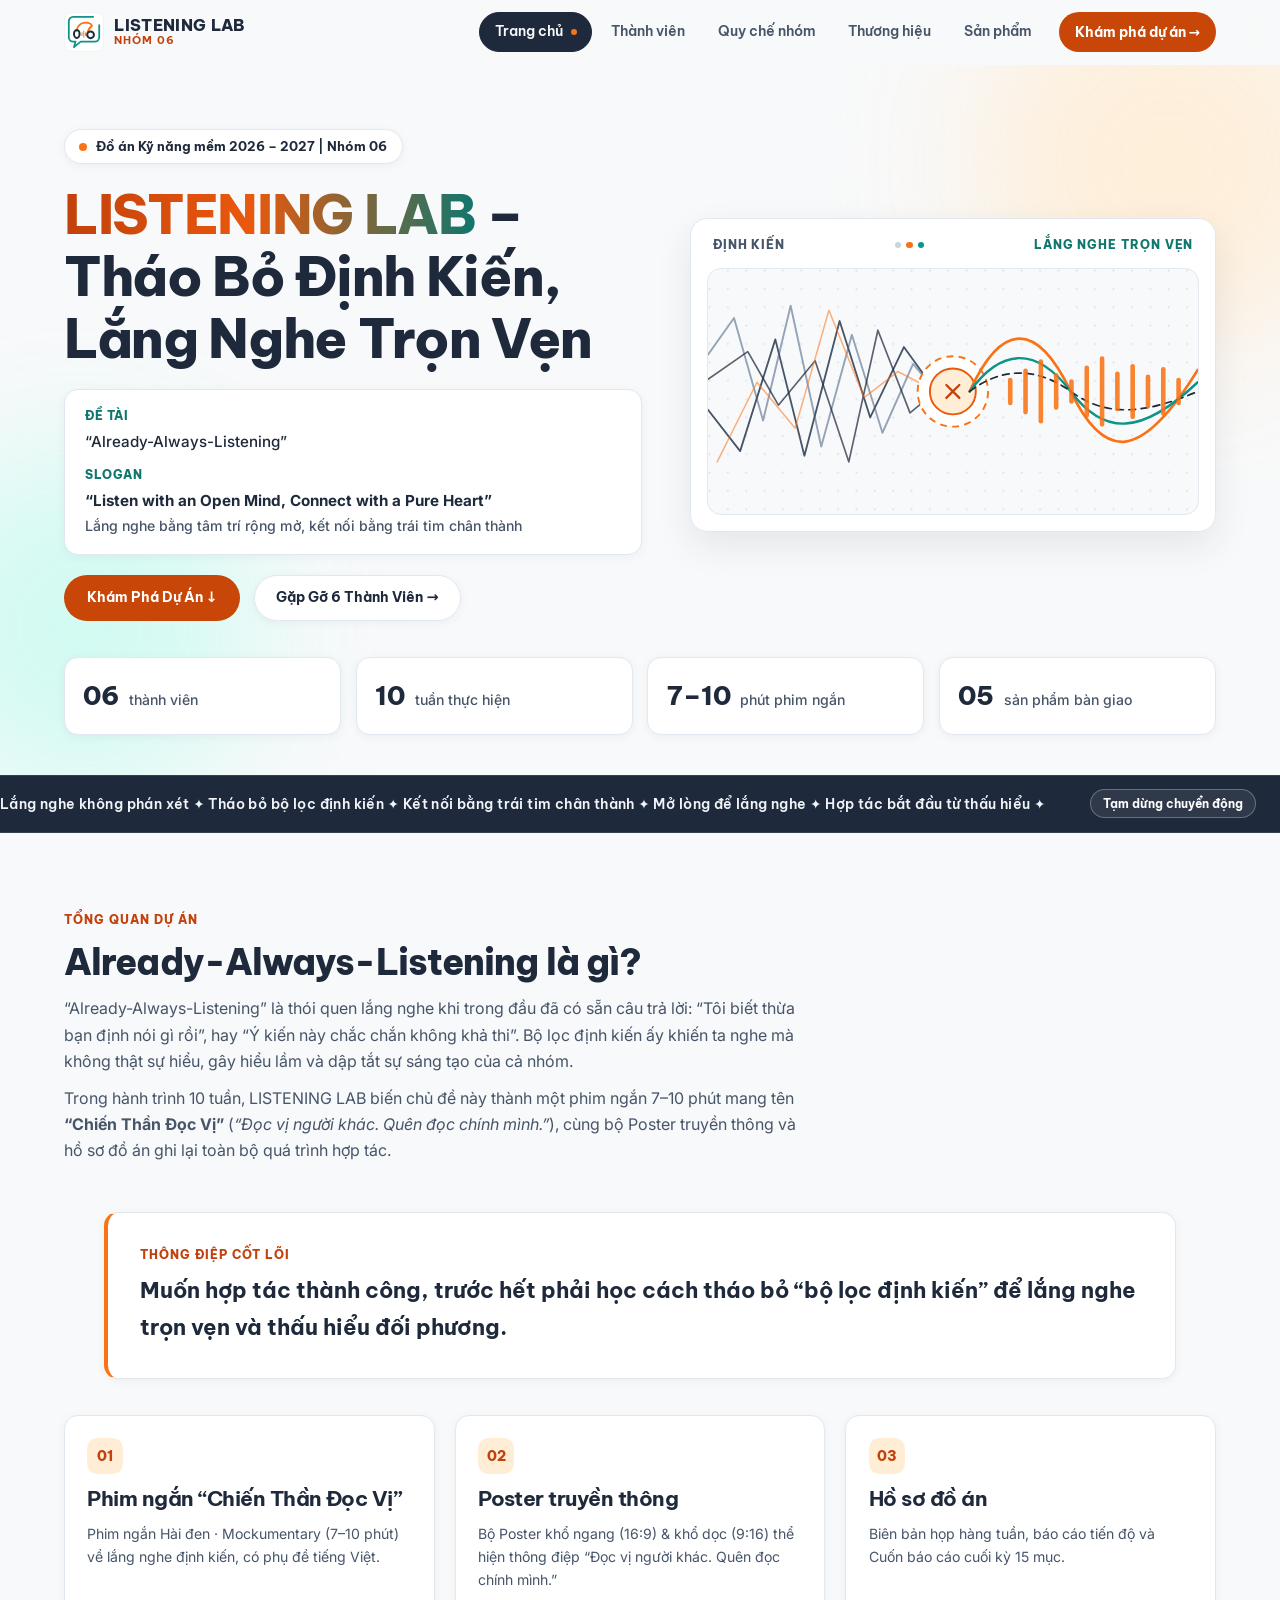
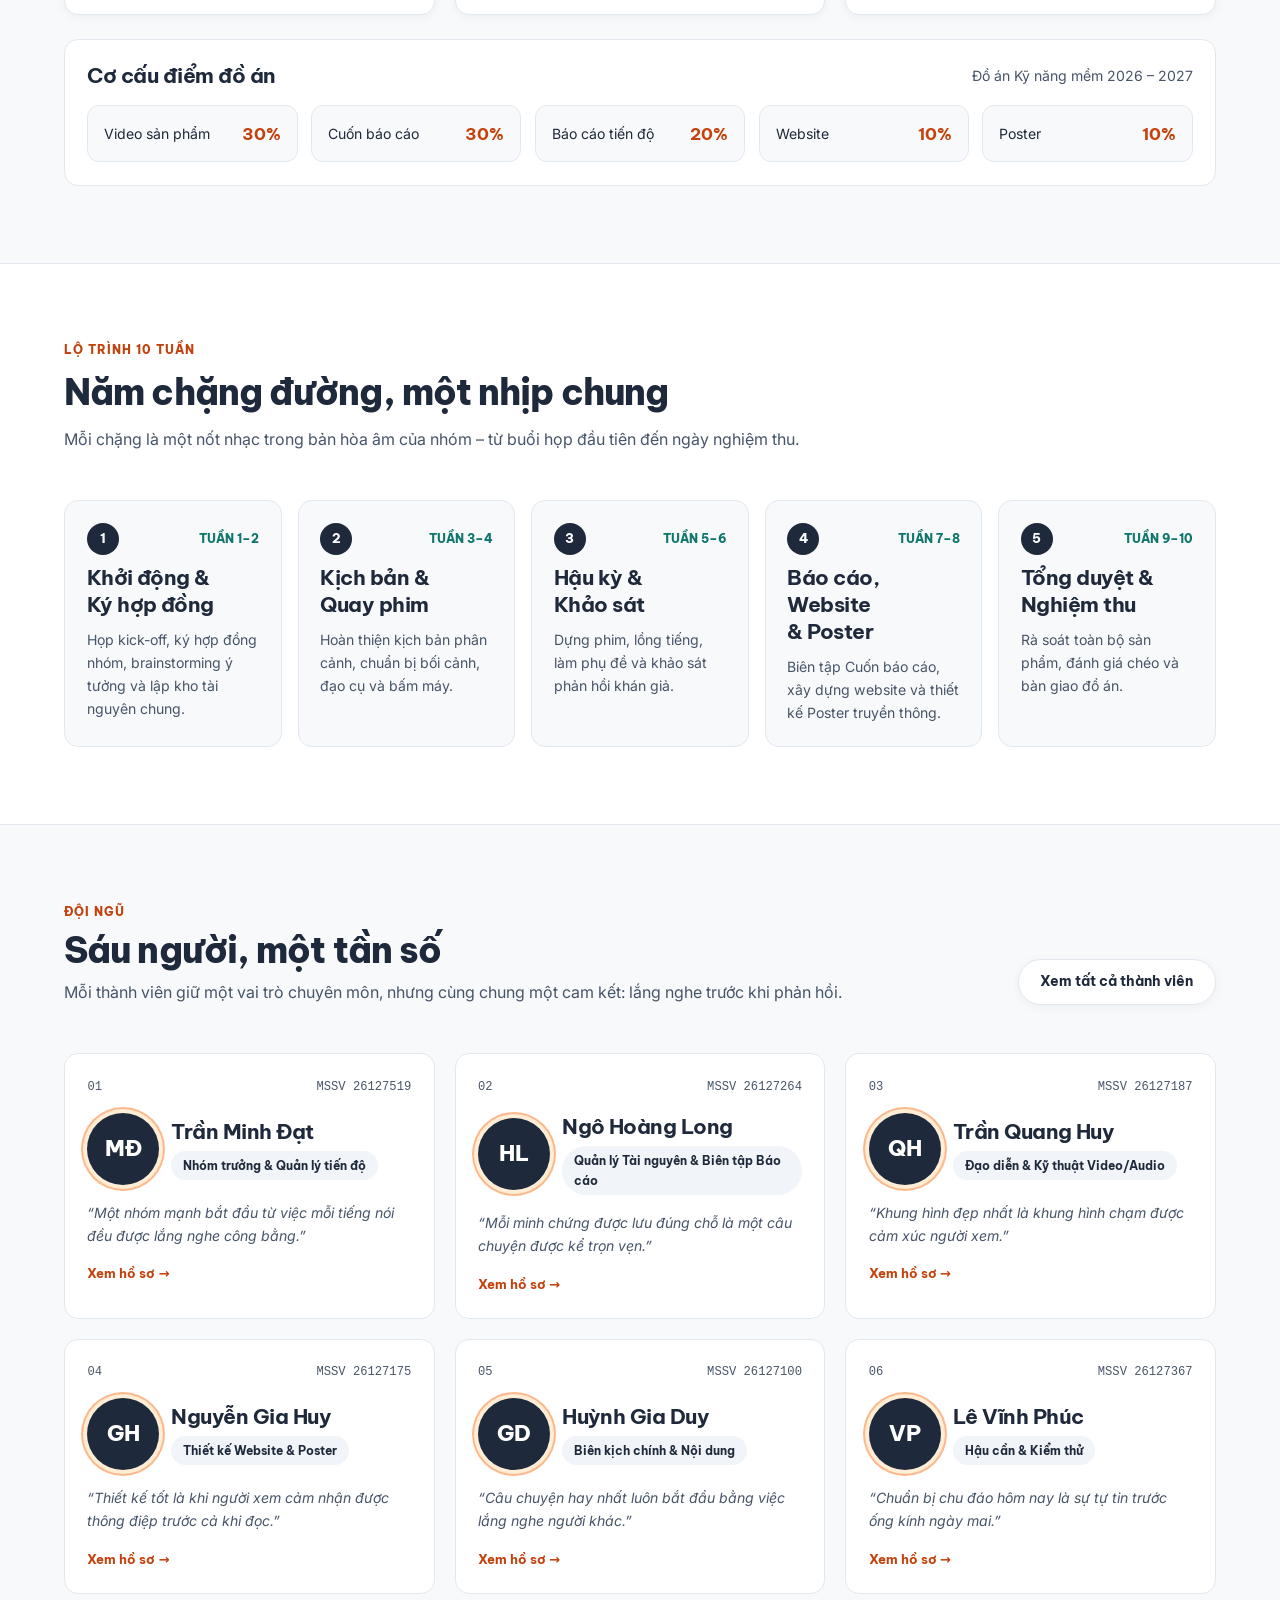
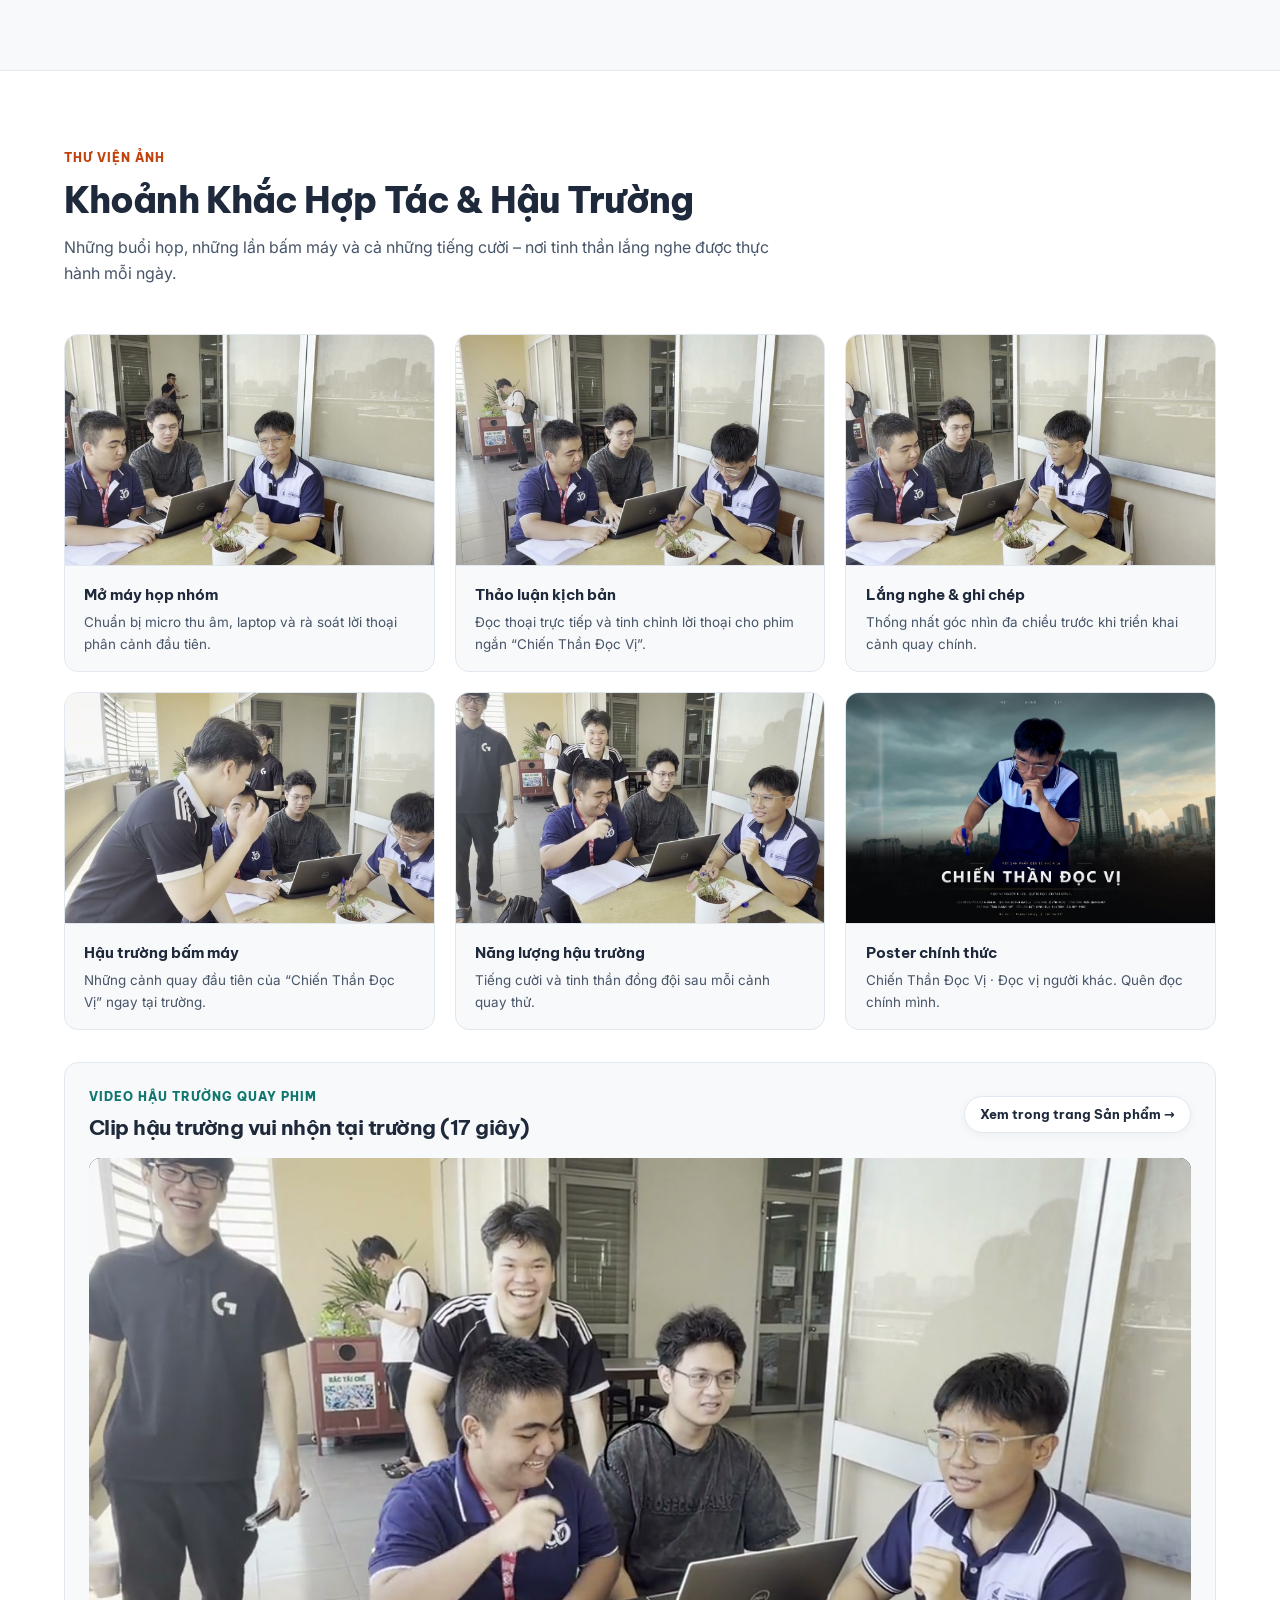
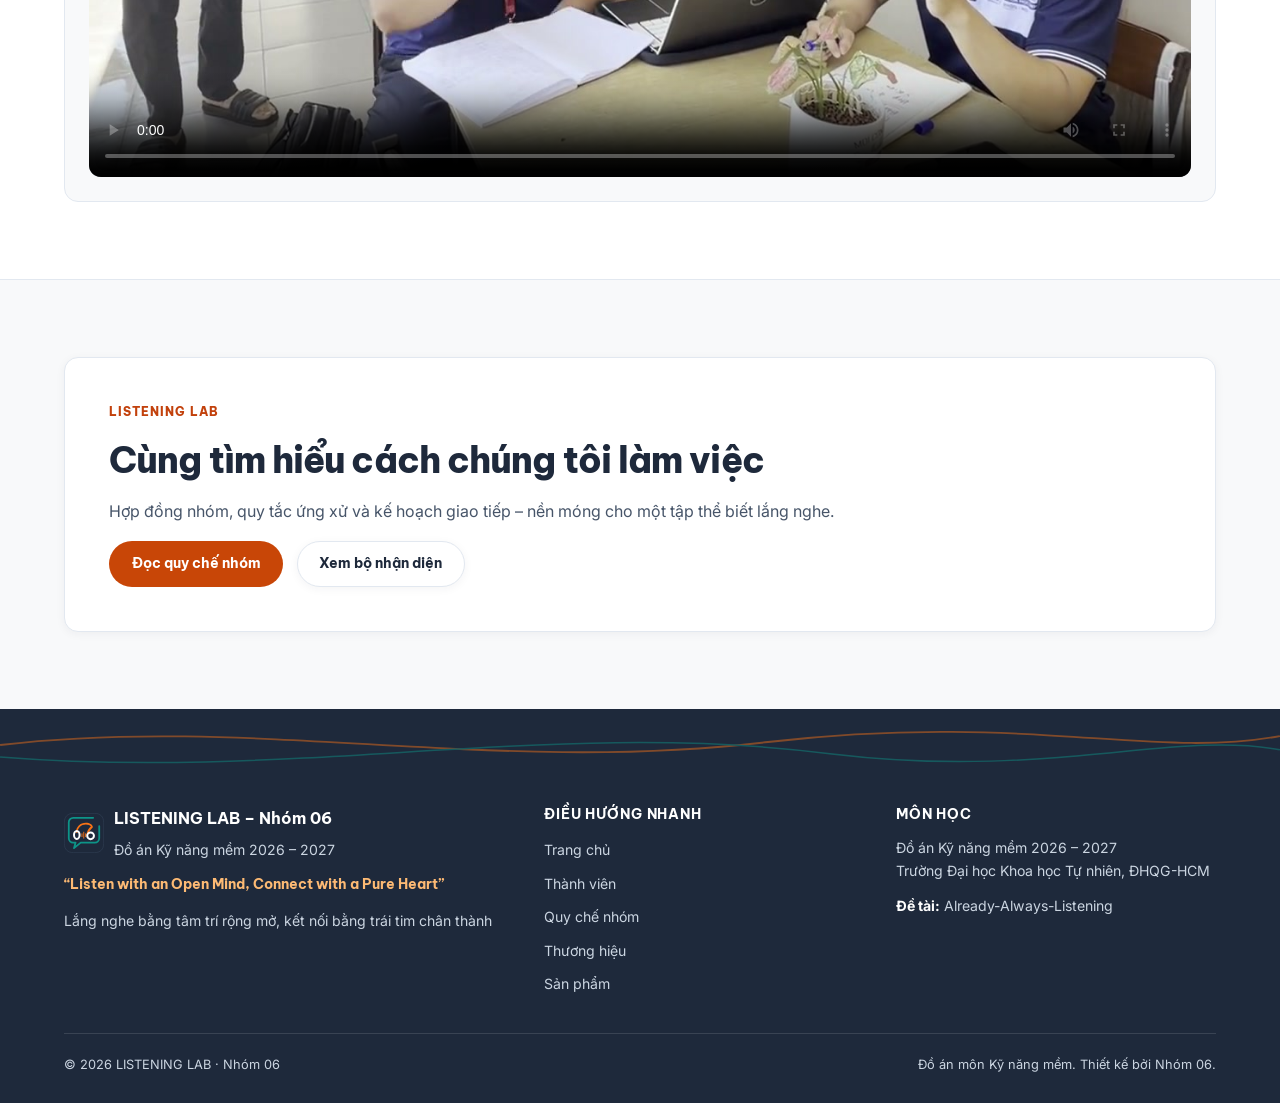
<file: index.html>
<!DOCTYPE html>
<html lang="vi">
<head>
  <meta charset="utf-8">
  <meta name="viewport" content="width=device-width, initial-scale=1.0">
  <title>LISTENING LAB – Nhóm 06</title>
  <meta name="description" content="LISTENING LAB (Nhóm 06) – Đồ án Kỹ năng mềm 2026–2027 tại Trường ĐH Khoa học Tự nhiên, ĐHQG-HCM với đề tài Already-Always-Listening.">
  <link rel="icon" type="image/svg+xml" href="assets/favicon.svg">
  <link rel="alternate icon" type="image/png" href="assets/logo-dark.png">
  <link rel="apple-touch-icon" href="assets/logo-dark.png">
  <link rel="preconnect" href="https://fonts.googleapis.com">
  <link rel="preconnect" href="https://fonts.gstatic.com" crossorigin>
  <link href="https://fonts.googleapis.com/css2?family=Be+Vietnam+Pro:wght@500;600;700;800&family=Inter:wght@400;500;600;700&display=swap" rel="stylesheet">
  <link rel="stylesheet" href="styles/main.css">
</head>
<body>
  <a class="skip-link visually-hidden" href="#noi-dung-chinh">Bỏ qua đến nội dung chính</a>

  <header class="site-header" data-scrolled="false">
    <div class="header-inner">
      <a class="brand-link" href="index.html">
        <svg class="brand-mark" viewBox="0 0 1024 1024" fill="none" aria-hidden="true">
          <path d="M248 8H776C930 8 1016 94 1016 248V776C1016 930 930 1016 776 1016H248C94 1016 8 930 8 776V248C8 94 94 8 248 8Z" fill="#FFFFFF" stroke="#E2E8F0" stroke-width="16"/>
          <path d="M746 122.5H235A112.5 112.5 0 0 0 122.5 235V645A112.5 112.5 0 0 0 235 757.5H296L256 900L428 757.5H789A112.5 112.5 0 0 0 901.5 645V338" stroke="#0D9488" stroke-width="46" stroke-linecap="round" stroke-linejoin="round"/>
          <path d="M327 514A21 21 0 0 1 306 493C307 355 415 248 560 248C660 248 728 298 738 352C740 364 734 373 722 382C692 406 655 460 618 530L574 560C582 475 628 395 688 348C676 312 618 293 560 293C438 293 350 380 348 493A21 21 0 0 1 327 514Z" fill="#F97316"/>
          <line x1="460" y1="532" x2="460" y2="604" stroke="#F97316" stroke-width="24" stroke-linecap="round"/>
          <line x1="506" y1="491" x2="506" y2="645" stroke="#F97316" stroke-width="24" stroke-linecap="round"/>
          <line x1="552.5" y1="532" x2="552.5" y2="604" stroke="#F97316" stroke-width="24" stroke-linecap="round"/>
          <ellipse cx="327.5" cy="563" rx="71.25" ry="101.75" stroke="#1E293B" stroke-width="50.5"/>
          <circle cx="680.5" cy="583" r="86.5" stroke="#1E293B" stroke-width="50.5"/>
        </svg>
        <span class="brand-text">
          <span class="brand-name">LISTENING LAB</span>
          <span class="brand-sub">NHÓM 06</span>
        </span>
      </a>

      <nav class="site-nav" aria-label="Điều hướng chính">
        <button class="menu-button" type="button" popovertarget="site-menu" popovertargetaction="toggle" aria-controls="site-menu">
          <svg width="18" height="18" viewBox="0 0 24 24" fill="none" stroke="currentColor" stroke-width="2.2" stroke-linecap="round" aria-hidden="true">
            <path d="M4 7h16M4 12h16M4 17h16"/>
          </svg>
          <span>Mở menu</span>
        </button>

        <ul id="site-menu" class="site-menu" popover="auto">
          <li><a href="index.html" aria-current="page">Trang chủ</a></li>
          <li><a href="thanh-vien.html">Thành viên</a></li>
          <li><a href="quy-che.html">Quy chế nhóm</a></li>
          <li><a href="thuong-hieu.html">Thương hiệu</a></li>
          <li><a href="san-pham.html">Sản phẩm</a></li>
        </ul>

        <a class="header-cta" href="index.html#tong-quan">Khám phá dự án →</a>
      </nav>
    </div>
  </header>

  <main id="noi-dung-chinh" tabindex="-1">
    <!-- Hero Section -->
    <section class="hero-v2">
      <div class="hero-orb hero-orb--orange" aria-hidden="true"></div>
      <div class="hero-orb hero-orb--teal" aria-hidden="true"></div>

      <div class="container hero-grid">
        <div class="hero-copy">
          <span class="pill-badge">
            <span class="pulse-dot" aria-hidden="true"></span>
            Đồ án Kỹ năng mềm 2026 – 2027 | Nhóm 06
          </span>

          <h1>
            <span class="gradient-title">LISTENING LAB</span> – Tháo Bỏ Định Kiến, Lắng Nghe Trọn Vẹn
          </h1>

          <dl class="hero-meta-dl">
            <div class="hero-meta-row">
              <dt>Đề tài</dt>
              <dd><span lang="en">“Already-Always-Listening”</span></dd>
            </div>
            <div class="hero-meta-row">
              <dt>Slogan</dt>
              <dd>
                <strong lang="en">“Listen with an Open Mind, Connect with a Pure Heart”</strong><br>
                <span class="text-sm text-muted">Lắng nghe bằng tâm trí rộng mở, kết nối bằng trái tim chân thành</span>
              </dd>
            </div>
          </dl>

          <div class="btn-row">
            <a class="btn btn--highlight" href="#tong-quan">Khám Phá Dự Án ↓</a>
            <a class="btn btn--card" href="thanh-vien.html">Gặp Gỡ 6 Thành Viên →</a>
          </div>
        </div>

        <!-- Right Visual Card -->
        <div class="wave-card-v2">
          <div class="wave-card-bar">
            <span>ĐỊNH KIẾN</span>
            <span class="dots-trio" aria-hidden="true"><span></span><span></span><span></span></span>
            <span class="text-teal">LẮNG NGHE TRỌN VẸN</span>
          </div>

          <div class="wave-stage">
            <svg viewBox="0 0 640 320" fill="none" role="img" aria-labelledby="hero-wave-title">
              <title id="hero-wave-title">Minh họa sóng âm chuyển hóa từ định kiến sang lắng nghe trọn vẹn</title>
              <defs>
                <pattern id="hero-dots" width="24" height="24" patternUnits="userSpaceOnUse">
                  <circle cx="2" cy="2" r="1.4" fill="#CBD5E1"/>
                </pattern>
              </defs>
              <rect width="640" height="320" fill="url(#hero-dots)" opacity="0.65"/>

              <!-- Left tangled chaotic lines (Định kiến) -->
              <path d="M0 112 L34 64 L72 198 L108 48 L148 232 L188 86 L228 214 L268 124 L298 160" stroke="#94A3B8" stroke-width="2.5" stroke-linecap="round" stroke-linejoin="round"/>
              <path d="M0 184 L42 238 L88 92 L126 244 L172 68 L212 194 L256 102 L298 160" stroke="#475569" stroke-width="2.4" stroke-linecap="round" stroke-linejoin="round"/>
              <path d="M0 144 L52 108 L92 178 L140 120 L184 252 L222 80 L264 188 L298 160" stroke="#1E293B" stroke-width="2.2" stroke-linecap="round" stroke-linejoin="round" opacity="0.72"/>
              <path d="M12 252 L64 148 L114 208 L158 54 L204 168 L248 134 L298 160" stroke="#F97316" stroke-width="2" stroke-linecap="round" stroke-linejoin="round" opacity="0.55"/>

              <!-- Central filter node -->
              <circle cx="320" cy="160" r="46" fill="#FFFFFF" stroke="#F97316" stroke-width="2.5" class="animate-dash"/>
              <circle cx="320" cy="160" r="30" fill="#FFEDD5" stroke="#EA580C" stroke-width="2.5"/>
              <path d="M308 160H332M320 148V172" stroke="#C2410C" stroke-width="3" stroke-linecap="round" transform="rotate(45 320 160)"/>

              <!-- Right smooth harmonic waves -->
              <path d="M342 160 C384 68, 430 68, 474 160 C518 252, 566 252, 640 132" stroke="#F97316" stroke-width="3.5" stroke-linecap="round"/>
              <path d="M342 160 C384 102, 430 102, 474 160 C518 218, 566 218, 640 148" stroke="#0D9488" stroke-width="3.2" stroke-linecap="round"/>
              <path d="M342 160 C384 128, 430 128, 474 160 C518 192, 566 192, 640 160" stroke="#1E293B" stroke-width="2.2" stroke-linecap="round" class="animate-dash"/>

              <!-- 12 Animated Equalizer Bars -->
              <g fill="#F97316" opacity="0.88">
                <rect class="animate-wave-bar" x="392" y="142" width="6" height="36" rx="3" style="animation-delay:0s"/>
                <rect class="animate-wave-bar" x="412" y="130" width="6" height="60" rx="3" style="animation-delay:.12s"/>
                <rect class="animate-wave-bar" x="432" y="118" width="6" height="84" rx="3" style="animation-delay:.24s"/>
                <rect class="animate-wave-bar" x="452" y="136" width="6" height="48" rx="3" style="animation-delay:.36s"/>
                <rect class="animate-wave-bar" x="472" y="144" width="6" height="32" rx="3" style="animation-delay:.48s"/>
                <rect class="animate-wave-bar" x="492" y="126" width="6" height="68" rx="3" style="animation-delay:.6s"/>
                <rect class="animate-wave-bar" x="512" y="114" width="6" height="92" rx="3" style="animation-delay:.72s"/>
                <rect class="animate-wave-bar" x="532" y="134" width="6" height="52" rx="3" style="animation-delay:.84s"/>
                <rect class="animate-wave-bar" x="552" y="124" width="6" height="72" rx="3" style="animation-delay:.96s"/>
                <rect class="animate-wave-bar" x="572" y="138" width="6" height="44" rx="3" style="animation-delay:1.08s"/>
                <rect class="animate-wave-bar" x="592" y="128" width="6" height="64" rx="3" style="animation-delay:1.2s"/>
                <rect class="animate-wave-bar" x="612" y="142" width="6" height="36" rx="3" style="animation-delay:1.32s"/>
              </g>
            </svg>
          </div>
        </div>
      </div>

      <!-- 4 Stat Tiles -->
      <div class="container stat-tiles">
        <div class="stat-tile"><strong>06</strong><span>thành viên</span></div>
        <div class="stat-tile"><strong>10</strong><span>tuần thực hiện</span></div>
        <div class="stat-tile"><strong>7–10</strong><span>phút phim ngắn</span></div>
        <div class="stat-tile"><strong>05</strong><span>sản phẩm bàn giao</span></div>
      </div>

      <!-- Dark Marquee Strip -->
      <div class="marquee-band">
        <div class="marquee-viewport">
          <div class="marquee-track">
            <span>Lắng nghe không phán xét ✦ Tháo bỏ bộ lọc định kiến ✦ Kết nối bằng trái tim chân thành ✦ Mở lòng để lắng nghe ✦ Hợp tác bắt đầu từ thấu hiểu ✦</span>
            <span aria-hidden="true">Lắng nghe không phán xét ✦ Tháo bỏ bộ lọc định kiến ✦ Kết nối bằng trái tim chân thành ✦ Mở lòng để lắng nghe ✦ Hợp tác bắt đầu từ thấu hiểu ✦</span>
          </div>
        </div>
        <button class="marquee-pause" type="button" data-toggle-motion>Tạm dừng chuyển động</button>
      </div>
    </section>

    <!-- Tổng quan dự án -->
    <section id="tong-quan" class="sec">
      <div class="container">
        <div class="sec-head">
          <span class="eyebrow">Tổng quan dự án</span>
          <h2>Already-Always-Listening là gì?</h2>
          <p>
            “Already-Always-Listening” là thói quen lắng nghe khi trong đầu đã có sẵn câu trả lời: “Tôi biết thừa bạn định nói gì rồi”, hay “Ý kiến này chắc chắn không khả thi”. Bộ lọc định kiến ấy khiến ta nghe mà không thật sự hiểu, gây hiểu lầm và dập tắt sự sáng tạo của cả nhóm.
          </p>
          <p>
            Trong hành trình 10 tuần, LISTENING LAB biến chủ đề này thành một phim ngắn 7–10 phút mang tên <strong>“Chiến Thần Đọc Vị”</strong> (<em>“Đọc vị người khác. Quên đọc chính mình.”</em>), cùng bộ Poster truyền thông và hồ sơ đồ án ghi lại toàn bộ quá trình hợp tác.
          </p>
        </div>

        <blockquote class="callout-v2">
          <span class="callout-v2__label">Thông điệp cốt lõi</span>
          <p>Muốn hợp tác thành công, trước hết phải học cách tháo bỏ “bộ lọc định kiến” để lắng nghe trọn vẹn và thấu hiểu đối phương.</p>
        </blockquote>

        <div class="grid-3">
          <article class="card-v2">
            <span class="num-badge">01</span>
            <h3>Phim ngắn “Chiến Thần Đọc Vị”</h3>
            <p class="text-sm">Phim ngắn Hài đen · Mockumentary (7–10 phút) về lắng nghe định kiến, có phụ đề tiếng Việt.</p>
          </article>
          <article class="card-v2">
            <span class="num-badge">02</span>
            <h3>Poster truyền thông</h3>
            <p class="text-sm">Bộ Poster khổ ngang (16:9) &amp; khổ dọc (9:16) thể hiện thông điệp “Đọc vị người khác. Quên đọc chính mình.”</p>
          </article>
          <article class="card-v2">
            <span class="num-badge">03</span>
            <h3>Hồ sơ đồ án</h3>
            <p class="text-sm">Biên bản họp hàng tuần, báo cáo tiến độ và Cuốn báo cáo cuối kỳ 15 mục.</p>
          </article>
        </div>

        <div class="weights-card">
          <div class="row-between">
            <h3>Cơ cấu điểm đồ án</h3>
            <span class="text-sm text-muted">Đồ án Kỹ năng mềm 2026 – 2027</span>
          </div>
          <div class="weights-list">
            <div class="weight-item"><span>Video sản phẩm</span><strong>30%</strong></div>
            <div class="weight-item"><span>Cuốn báo cáo</span><strong>30%</strong></div>
            <div class="weight-item"><span>Báo cáo tiến độ</span><strong>20%</strong></div>
            <div class="weight-item"><span>Website</span><strong>10%</strong></div>
            <div class="weight-item"><span>Poster</span><strong>10%</strong></div>
          </div>
        </div>
      </div>
    </section>

    <!-- Lộ trình 10 tuần -->
    <section id="lo-trinh" class="sec sec--card">
      <div class="container">
        <div class="sec-head">
          <span class="eyebrow">Lộ trình 10 tuần</span>
          <h2>Năm chặng đường, một nhịp chung</h2>
          <p>Mỗi chặng là một nốt nhạc trong bản hòa âm của nhóm – từ buổi họp đầu tiên đến ngày nghiệm thu.</p>
        </div>

        <div class="grid-5">
          <article class="step-card">
            <div class="step-top"><span class="step-num">1</span><span class="step-week">Tuần 1–2</span></div>
            <h3>Khởi động &amp; Ký hợp đồng</h3>
            <p class="text-sm">Họp kick-off, ký hợp đồng nhóm, brainstorming ý tưởng và lập kho tài nguyên chung.</p>
          </article>
          <article class="step-card">
            <div class="step-top"><span class="step-num">2</span><span class="step-week">Tuần 3–4</span></div>
            <h3>Kịch bản &amp; Quay phim</h3>
            <p class="text-sm">Hoàn thiện kịch bản phân cảnh, chuẩn bị bối cảnh, đạo cụ và bấm máy.</p>
          </article>
          <article class="step-card">
            <div class="step-top"><span class="step-num">3</span><span class="step-week">Tuần 5–6</span></div>
            <h3>Hậu kỳ &amp; Khảo sát</h3>
            <p class="text-sm">Dựng phim, lồng tiếng, làm phụ đề và khảo sát phản hồi khán giả.</p>
          </article>
          <article class="step-card">
            <div class="step-top"><span class="step-num">4</span><span class="step-week">Tuần 7–8</span></div>
            <h3>Báo cáo, Website &amp; Poster</h3>
            <p class="text-sm">Biên tập Cuốn báo cáo, xây dựng website và thiết kế Poster truyền thông.</p>
          </article>
          <article class="step-card">
            <div class="step-top"><span class="step-num">5</span><span class="step-week">Tuần 9–10</span></div>
            <h3>Tổng duyệt &amp; Nghiệm thu</h3>
            <p class="text-sm">Rà soát toàn bộ sản phẩm, đánh giá chéo và bàn giao đồ án.</p>
          </article>
        </div>
      </div>
    </section>

    <!-- Đội ngũ 6 thành viên -->
    <section class="sec">
      <div class="container">
        <div class="sec-head sec-head--row">
          <div class="stack-xs">
            <span class="eyebrow">Đội ngũ</span>
            <h2>Sáu người, một tần số</h2>
            <p>Mỗi thành viên giữ một vai trò chuyên môn, nhưng cùng chung một cam kết: lắng nghe trước khi phản hồi.</p>
          </div>
          <a class="btn btn--card" href="thanh-vien.html">Xem tất cả thành viên</a>
        </div>

        <div class="grid-3">
          <a class="member-card-v2" href="thanh-vien/tran-minh-dat.html">
            <div class="member-head-row"><span>01</span><span>MSSV 26127519</span></div>
            <div class="row-between">
              <div class="avatar-ring" aria-hidden="true">MĐ</div>
              <div class="stack-xs" style="flex:1; min-inline-size:0;">
                <h3>Trần Minh Đạt</h3>
                <span class="member-role-pill">Nhóm trưởng &amp; Quản lý tiến độ</span>
              </div>
            </div>
            <p class="member-quote">“Một nhóm mạnh bắt đầu từ việc mỗi tiếng nói đều được lắng nghe công bằng.”</p>
            <span class="member-cta">Xem hồ sơ →</span>
          </a>

          <a class="member-card-v2" href="thanh-vien/ngo-hoang-long.html">
            <div class="member-head-row"><span>02</span><span>MSSV 26127264</span></div>
            <div class="row-between">
              <div class="avatar-ring" aria-hidden="true">HL</div>
              <div class="stack-xs" style="flex:1; min-inline-size:0;">
                <h3>Ngô Hoàng Long</h3>
                <span class="member-role-pill">Quản lý Tài nguyên &amp; Biên tập Báo cáo</span>
              </div>
            </div>
            <p class="member-quote">“Mỗi minh chứng được lưu đúng chỗ là một câu chuyện được kể trọn vẹn.”</p>
            <span class="member-cta">Xem hồ sơ →</span>
          </a>

          <a class="member-card-v2" href="thanh-vien/tran-quang-huy.html">
            <div class="member-head-row"><span>03</span><span>MSSV 26127187</span></div>
            <div class="row-between">
              <div class="avatar-ring" aria-hidden="true">QH</div>
              <div class="stack-xs" style="flex:1; min-inline-size:0;">
                <h3>Trần Quang Huy</h3>
                <span class="member-role-pill">Đạo diễn &amp; Kỹ thuật Video/Audio</span>
              </div>
            </div>
            <p class="member-quote">“Khung hình đẹp nhất là khung hình chạm được cảm xúc người xem.”</p>
            <span class="member-cta">Xem hồ sơ →</span>
          </a>

          <a class="member-card-v2" href="thanh-vien/nguyen-gia-huy.html">
            <div class="member-head-row"><span>04</span><span>MSSV 26127175</span></div>
            <div class="row-between">
              <div class="avatar-ring" aria-hidden="true">GH</div>
              <div class="stack-xs" style="flex:1; min-inline-size:0;">
                <h3>Nguyễn Gia Huy</h3>
                <span class="member-role-pill">Thiết kế Website &amp; Poster</span>
              </div>
            </div>
            <p class="member-quote">“Thiết kế tốt là khi người xem cảm nhận được thông điệp trước cả khi đọc.”</p>
            <span class="member-cta">Xem hồ sơ →</span>
          </a>

          <a class="member-card-v2" href="thanh-vien/huynh-gia-duy.html">
            <div class="member-head-row"><span>05</span><span>MSSV 26127100</span></div>
            <div class="row-between">
              <div class="avatar-ring" aria-hidden="true">GD</div>
              <div class="stack-xs" style="flex:1; min-inline-size:0;">
                <h3>Huỳnh Gia Duy</h3>
                <span class="member-role-pill">Biên kịch chính &amp; Nội dung</span>
              </div>
            </div>
            <p class="member-quote">“Câu chuyện hay nhất luôn bắt đầu bằng việc lắng nghe người khác.”</p>
            <span class="member-cta">Xem hồ sơ →</span>
          </a>

          <a class="member-card-v2" href="thanh-vien/le-vinh-phuc.html">
            <div class="member-head-row"><span>06</span><span>MSSV 26127367</span></div>
            <div class="row-between">
              <div class="avatar-ring" aria-hidden="true">VP</div>
              <div class="stack-xs" style="flex:1; min-inline-size:0;">
                <h3>Lê Vĩnh Phúc</h3>
                <span class="member-role-pill">Hậu cần &amp; Kiểm thử</span>
              </div>
            </div>
            <p class="member-quote">“Chuẩn bị chu đáo hôm nay là sự tự tin trước ống kính ngày mai.”</p>
            <span class="member-cta">Xem hồ sơ →</span>
          </a>
        </div>
      </div>
    </section>

    <!-- Thư viện ảnh -->
    <section class="sec sec--card">
      <div class="container">
        <div class="sec-head">
          <span class="eyebrow">Thư viện ảnh</span>
          <h2>Khoảnh Khắc Hợp Tác &amp; Hậu Trường</h2>
          <p>Những buổi họp, những lần bấm máy và cả những tiếng cười – nơi tinh thần lắng nghe được thực hành mỗi ngày.</p>
        </div>

        <div class="grid-3">
          <figure class="gallery-figure">
            <button class="gallery-trigger" type="button" data-gallery-card data-title="Mở máy họp nhóm trên sân trường" data-img="assets/images/gallery/hau-truong-1.jpg" data-desc="Những phút chuẩn bị micro cài áo và điều phối kịch bản tại bàn họp của Nhóm 06.">
              <img class="gallery-img" src="assets/images/gallery/hau-truong-1.jpg" alt="Các thành viên Nhóm 06 ngồi bàn thảo luận với laptop và sổ tay" width="1280" height="720" loading="lazy">
              <figcaption class="gallery-cap">
                <strong>Mở máy họp nhóm</strong>
                <span>Chuẩn bị micro thu âm, laptop và rà soát lời thoại phân cảnh đầu tiên.</span>
              </figcaption>
            </button>
          </figure>

          <figure class="gallery-figure">
            <button class="gallery-trigger" type="button" data-gallery-card data-title="Thảo luận kịch bản &amp; phân cảnh" data-img="assets/images/gallery/hau-truong-2.jpg" data-desc="Cả nhóm cùng đọc lại phân cảnh và thống nhất nhịp diễn tự nhiên trước khi bấm máy.">
              <img class="gallery-img" src="assets/images/gallery/hau-truong-2.jpg" alt="Ba thành viên đọc kịch bản và trao đổi trước máy quay" width="1280" height="720" loading="lazy">
              <figcaption class="gallery-cap">
                <strong>Thảo luận kịch bản</strong>
                <span>Đọc thoại trực tiếp và tinh chỉnh lời thoại cho phim ngắn “Chiến Thần Đọc Vị”.</span>
              </figcaption>
            </button>
          </figure>

          <figure class="gallery-figure">
            <button class="gallery-trigger" type="button" data-gallery-card data-title="Lắng nghe &amp; ghi chép ý kiến" data-img="assets/images/gallery/hau-truong-5.jpg" data-desc="Thực hành lắng nghe không ngắt lời khi cùng xây dựng tình huống cho nhân vật.">
              <img class="gallery-img" src="assets/images/gallery/hau-truong-5.jpg" alt="Nhóm trưởng trình bày và các thành viên lắng nghe ghi chú" width="1280" height="720" loading="lazy">
              <figcaption class="gallery-cap">
                <strong>Lắng nghe &amp; ghi chép</strong>
                <span>Thống nhất góc nhìn đa chiều trước khi triển khai cảnh quay chính.</span>
              </figcaption>
            </button>
          </figure>

          <figure class="gallery-figure">
            <button class="gallery-trigger" type="button" data-gallery-card data-title="Bối cảnh hậu trường quay phim" data-img="assets/images/gallery/hau-truong-3.jpg" data-desc="Khoảnh khắc tương tác thực tế giữa các thành viên ngay tại hành lang trường.">
              <img class="gallery-img" src="assets/images/gallery/hau-truong-3.jpg" alt="Các thành viên tương tác diễn xuất trong cảnh quay tại hành lang" width="1280" height="720" loading="lazy">
              <figcaption class="gallery-cap">
                <strong>Hậu trường bấm máy</strong>
                <span>Những cảnh quay đầu tiên của “Chiến Thần Đọc Vị” ngay tại trường.</span>
              </figcaption>
            </button>
          </figure>

          <figure class="gallery-figure">
            <button class="gallery-trigger" type="button" data-gallery-card data-title="Tiếng cười sau những lần quay hỏng" data-img="assets/images/gallery/hau-truong-6.jpg" data-desc="Khoảnh khắc cả nhóm bật cười thoải mái sau một cú máy ngẫu hứng — năng lượng tích cực gắn kết cả đội.">
              <img class="gallery-img" src="assets/images/gallery/hau-truong-6.jpg" alt="Cả nhóm cười rạng rỡ trong giờ nghỉ quay hậu trường" width="1280" height="720" loading="lazy">
              <figcaption class="gallery-cap">
                <strong>Năng lượng hậu trường</strong>
                <span>Tiếng cười và tinh thần đồng đội sau mỗi cảnh quay thử.</span>
              </figcaption>
            </button>
          </figure>

          <figure class="gallery-figure">
            <button class="gallery-trigger" type="button" data-gallery-card data-title="Poster chính thức “Chiến Thần Đọc Vị”" data-img="assets/images/poster/poster-ngang.jpg" data-desc="Poster ngang chính thức của đồ án với thông điệp: “Đọc vị người khác. Quên đọc chính mình.”">
              <img class="gallery-img" src="assets/images/poster/poster-ngang.jpg" alt="Poster ngang phim ngắn Chiến Thần Đọc Vị của Nhóm 06" width="1024" height="576" loading="lazy">
              <figcaption class="gallery-cap">
                <strong>Poster chính thức</strong>
                <span>Chiến Thần Đọc Vị · Đọc vị người khác. Quên đọc chính mình.</span>
              </figcaption>
            </button>
          </figure>
        </div>

        <!-- Video Hậu Trường -->
        <article class="bts-video-card">
          <div class="row-between">
            <div class="stack-xs">
              <span class="eyebrow text-teal">Video hậu trường quay phim</span>
              <h3>Clip hậu trường vui nhộn tại trường (17 giây)</h3>
            </div>
            <a class="btn btn--card btn--sm" href="san-pham.html#hau-truong">Xem trong trang Sản phẩm →</a>
          </div>
          <video class="bts-video" controls loading="lazy" preload="metadata" poster="assets/images/gallery/hau-truong-6.jpg" width="1280" height="720">
            <source src="assets/media/hau-truong.mp4" type="video/mp4">
            Trình duyệt của bạn không hỗ trợ phát video HTML5.
          </video>
        </article>
      </div>
    </section>

    <!-- Bottom CTA -->
    <section class="sec">
      <div class="container">
        <div class="card-v2" style="padding: clamp(1.75rem, 4vw, 2.75rem); gap: 1rem;">
          <span class="eyebrow">LISTENING LAB</span>
          <h2>Cùng tìm hiểu cách chúng tôi làm việc</h2>
          <p>Hợp đồng nhóm, quy tắc ứng xử và kế hoạch giao tiếp – nền móng cho một tập thể biết lắng nghe.</p>
          <div class="btn-row">
            <a class="btn btn--highlight" href="quy-che.html">Đọc quy chế nhóm</a>
            <a class="btn btn--card" href="thuong-hieu.html">Xem bộ nhận diện</a>
          </div>
        </div>
      </div>
    </section>
  </main>

  <dialog id="gallery-dialog" class="modal" closedby="any" aria-labelledby="gallery-dialog-title">
    <div class="modal-head">
      <h2 id="gallery-dialog-title" style="font-size: 1.15rem;">Chi tiết ảnh</h2>
      <form method="dialog">
        <button class="btn btn--card btn--sm" type="submit" autofocus>Đóng</button>
      </form>
    </div>
    <div class="modal-body stack-sm">
      <img id="gallery-dialog-img" class="gallery-dialog-img" src="assets/images/gallery/hau-truong-6.jpg" alt="Ảnh hậu trường nhóm 06" width="1280" height="720">
      <p id="gallery-dialog-desc"></p>
    </div>
  </dialog>

  <footer class="site-footer">
    <svg class="footer-wave" viewBox="0 0 1200 120" fill="none" preserveAspectRatio="none" aria-hidden="true">
      <path d="M0 60 C240 10, 460 110, 720 55 C960 5, 1080 85, 1200 45" stroke="#F97316" stroke-width="3"/>
      <path d="M0 80 C280 120, 520 15, 780 75 C980 118, 1100 35, 1200 68" stroke="#0D9488" stroke-width="2.5"/>
    </svg>

    <div class="container">
      <div class="footer-grid">
        <div class="stack-sm">
          <div class="brand-link" style="min-block-size: auto;">
            <svg class="brand-mark" viewBox="0 0 1024 1024" fill="none" aria-hidden="true">
              <path d="M248 8H776C930 8 1016 94 1016 248V776C1016 930 930 1016 776 1016H248C94 1016 8 930 8 776V248C8 94 94 8 248 8Z" fill="#1E293B" stroke="#334155" stroke-width="16"/>
              <path d="M746 122.5H235A112.5 112.5 0 0 0 122.5 235V645A112.5 112.5 0 0 0 235 757.5H296L256 900L428 757.5H789A112.5 112.5 0 0 0 901.5 645V338" stroke="#0D9488" stroke-width="46" stroke-linecap="round" stroke-linejoin="round"/>
              <path d="M327 514A21 21 0 0 1 306 493C307 355 415 248 560 248C660 248 728 298 738 352C740 364 734 373 722 382C692 406 655 460 618 530L574 560C582 475 628 395 688 348C676 312 618 293 560 293C438 293 350 380 348 493A21 21 0 0 1 327 514Z" fill="#F97316"/>
              <line x1="460" y1="532" x2="460" y2="604" stroke="#F97316" stroke-width="24" stroke-linecap="round"/>
              <line x1="506" y1="491" x2="506" y2="645" stroke="#F97316" stroke-width="24" stroke-linecap="round"/>
              <line x1="552.5" y1="532" x2="552.5" y2="604" stroke="#F97316" stroke-width="24" stroke-linecap="round"/>
              <ellipse cx="327.5" cy="563" rx="71.25" ry="101.75" stroke="#FFFFFF" stroke-width="50.5"/>
              <circle cx="680.5" cy="583" r="86.5" stroke="#FFFFFF" stroke-width="50.5"/>
            </svg>
            <div class="stack-xs">
              <strong class="text-ink" style="font-family: var(--font-heading);">LISTENING LAB – Nhóm 06</strong>
              <span class="text-sm text-ink-muted">Đồ án Kỹ năng mềm 2026 – 2027</span>
            </div>
          </div>
          <p style="color: #FDBA74; font-family: var(--font-heading); font-weight: 700; font-size: 0.9rem;">
            <span lang="en">“Listen with an Open Mind, Connect with a Pure Heart”</span>
          </p>
          <p class="text-sm text-ink-muted">Lắng nghe bằng tâm trí rộng mở, kết nối bằng trái tim chân thành</p>
        </div>

        <div class="stack-sm">
          <h3 class="text-ink" style="font-size: 0.9rem; text-transform: uppercase; letter-spacing: 0.06em;">Điều hướng nhanh</h3>
          <ul class="footer-links">
            <li><a href="index.html">Trang chủ</a></li>
            <li><a href="thanh-vien.html">Thành viên</a></li>
            <li><a href="quy-che.html">Quy chế nhóm</a></li>
            <li><a href="thuong-hieu.html">Thương hiệu</a></li>
            <li><a href="san-pham.html">Sản phẩm</a></li>
          </ul>
        </div>

        <div class="stack-sm">
          <h3 class="text-ink" style="font-size: 0.9rem; text-transform: uppercase; letter-spacing: 0.06em;">Môn học</h3>
          <p class="text-sm text-ink-muted">
            Đồ án Kỹ năng mềm 2026 – 2027<br>
            Trường Đại học Khoa học Tự nhiên, ĐHQG-HCM
          </p>
          <p class="text-sm text-ink-muted">
            <strong class="text-ink">Đề tài:</strong> <span lang="en">Already-Always-Listening</span>
          </p>
        </div>
      </div>

      <div class="footer-bottom">
        <span>© 2026 LISTENING LAB · Nhóm 06</span>
        <span>Đồ án môn Kỹ năng mềm. Thiết kế bởi Nhóm 06.</span>
      </div>
    </div>
  </footer>

  <div id="toast-live" class="toast-live" role="status" aria-live="polite"></div>
  <script src="scripts/app.js" defer></script>
</body>
</html>
</file>
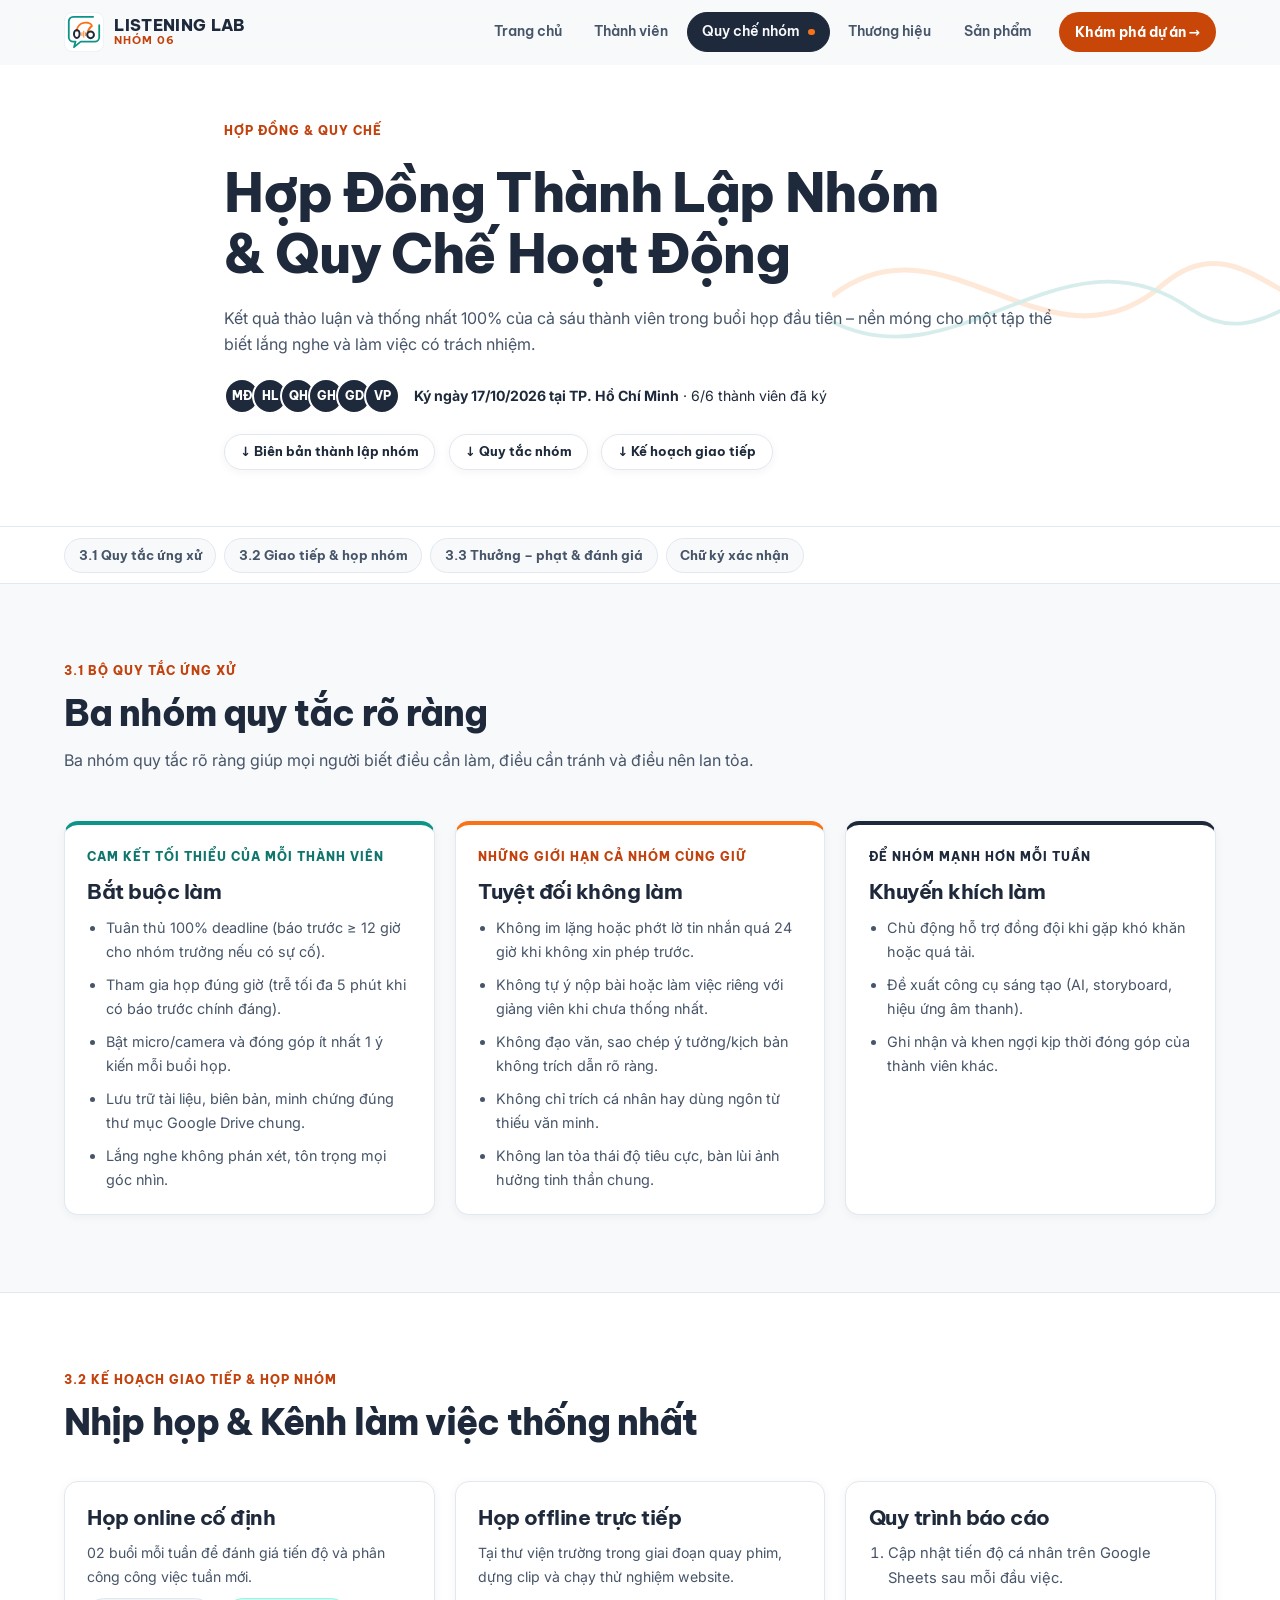
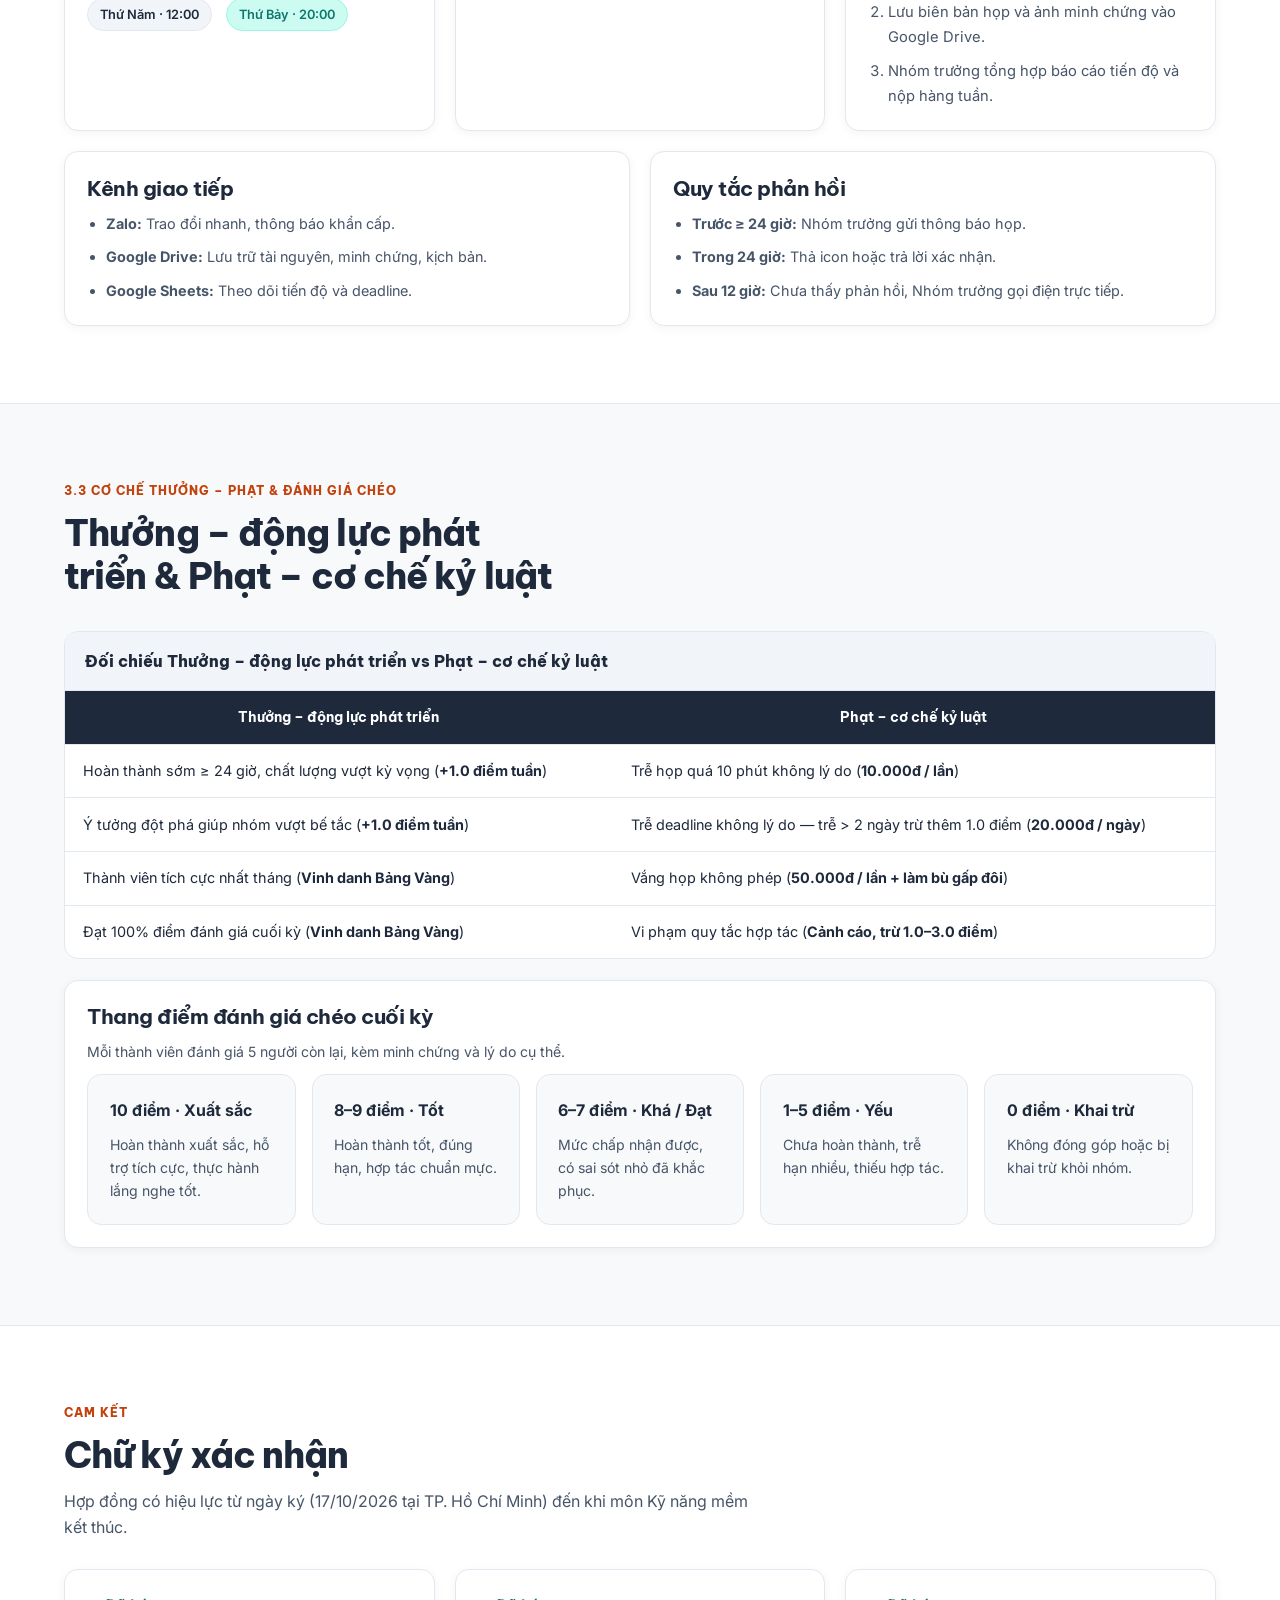
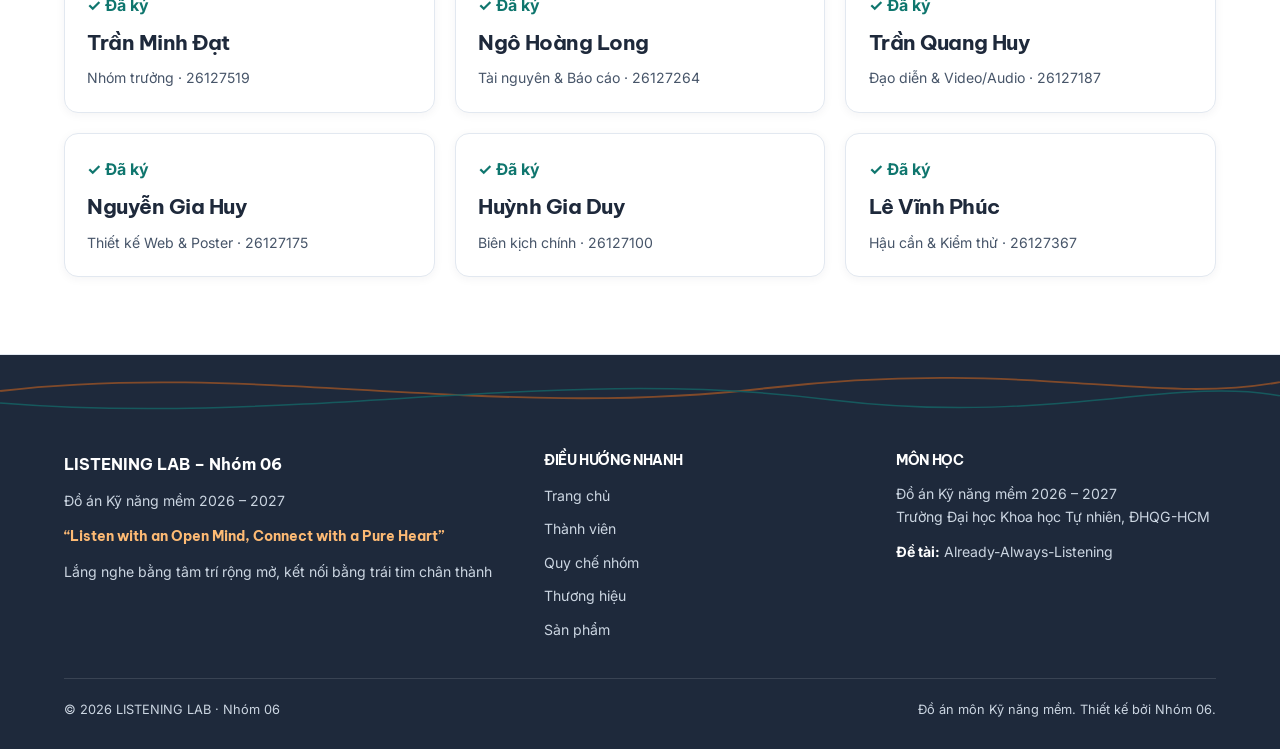
<file: quy-che.html>
<!DOCTYPE html>
<html lang="vi">
<head>
  <meta charset="utf-8">
  <meta name="viewport" content="width=device-width, initial-scale=1.0">
  <title>Hợp đồng &amp; quy chế – LISTENING LAB</title>
  <meta name="description" content="Hợp đồng thành lập nhóm, bộ quy tắc ứng xử, kế hoạch giao tiếp và cơ chế thưởng – phạt của LISTENING LAB (Nhóm 06).">
  <link rel="icon" type="image/svg+xml" href="assets/favicon.svg">
  <link rel="alternate icon" type="image/png" href="assets/logo-dark.png">
  <link rel="apple-touch-icon" href="assets/logo-dark.png">
  <link rel="preconnect" href="https://fonts.googleapis.com">
  <link rel="preconnect" href="https://fonts.gstatic.com" crossorigin>
  <link href="https://fonts.googleapis.com/css2?family=Be+Vietnam+Pro:wght@500;600;700;800&family=Inter:wght@400;500;600;700&display=swap" rel="stylesheet">
  <link rel="stylesheet" href="styles/main.css">
</head>
<body>
  <a class="skip-link visually-hidden" href="#noi-dung-chinh">Bỏ qua đến nội dung chính</a>

  <header class="site-header" data-scrolled="false">
    <div class="header-inner">
      <a class="brand-link" href="index.html">
        <svg class="brand-mark" viewBox="0 0 1024 1024" fill="none" aria-hidden="true">
          <path d="M248 8H776C930 8 1016 94 1016 248V776C1016 930 930 1016 776 1016H248C94 1016 8 930 8 776V248C8 94 94 8 248 8Z" fill="#FFFFFF" stroke="#E2E8F0" stroke-width="16"/>
          <path d="M746 122.5H235A112.5 112.5 0 0 0 122.5 235V645A112.5 112.5 0 0 0 235 757.5H296L256 900L428 757.5H789A112.5 112.5 0 0 0 901.5 645V338" stroke="#0D9488" stroke-width="46" stroke-linecap="round" stroke-linejoin="round"/>
          <path d="M327 514A21 21 0 0 1 306 493C307 355 415 248 560 248C660 248 728 298 738 352C740 364 734 373 722 382C692 406 655 460 618 530L574 560C582 475 628 395 688 348C676 312 618 293 560 293C438 293 350 380 348 493A21 21 0 0 1 327 514Z" fill="#F97316"/>
          <line x1="460" y1="532" x2="460" y2="604" stroke="#F97316" stroke-width="24" stroke-linecap="round"/>
          <line x1="506" y1="491" x2="506" y2="645" stroke="#F97316" stroke-width="24" stroke-linecap="round"/>
          <line x1="552.5" y1="532" x2="552.5" y2="604" stroke="#F97316" stroke-width="24" stroke-linecap="round"/>
          <ellipse cx="327.5" cy="563" rx="71.25" ry="101.75" stroke="#1E293B" stroke-width="50.5"/>
          <circle cx="680.5" cy="583" r="86.5" stroke="#1E293B" stroke-width="50.5"/>
        </svg>
        <span class="brand-text">
          <span class="brand-name">LISTENING LAB</span>
          <span class="brand-sub">NHÓM 06</span>
        </span>
      </a>

      <nav class="site-nav" aria-label="Điều hướng chính">
        <button class="menu-button" type="button" popovertarget="site-menu" popovertargetaction="toggle" aria-controls="site-menu">
          <svg width="18" height="18" viewBox="0 0 24 24" fill="none" stroke="currentColor" stroke-width="2.2" stroke-linecap="round" aria-hidden="true">
            <path d="M4 7h16M4 12h16M4 17h16"/>
          </svg>
          <span>Mở menu</span>
        </button>

        <ul id="site-menu" class="site-menu" popover="auto">
          <li><a href="index.html">Trang chủ</a></li>
          <li><a href="thanh-vien.html">Thành viên</a></li>
          <li><a href="quy-che.html" aria-current="page">Quy chế nhóm</a></li>
          <li><a href="thuong-hieu.html">Thương hiệu</a></li>
          <li><a href="san-pham.html">Sản phẩm</a></li>
        </ul>

        <a class="header-cta" href="index.html#tong-quan">Khám phá dự án →</a>
      </nav>
    </div>
  </header>

  <main id="noi-dung-chinh" tabindex="-1">
    <section class="page-banner">
      <svg class="page-banner__wave" viewBox="0 0 400 180" fill="none" aria-hidden="true">
        <path d="M0 90 C90 20, 170 160, 260 80 C320 30, 360 120, 400 90" stroke="#F97316" stroke-width="4"/>
        <path d="M0 110 C100 160, 180 30, 280 100 C340 140, 370 60, 400 110" stroke="#0D9488" stroke-width="3"/>
      </svg>
      <div class="container stack-md" style="max-inline-size: 52rem; margin-inline: auto;">
        <span class="eyebrow">Hợp đồng &amp; quy chế</span>
        <h1>Hợp Đồng Thành Lập Nhóm &amp; Quy Chế Hoạt Động</h1>
        <p>Kết quả thảo luận và thống nhất 100% của cả sáu thành viên trong buổi họp đầu tiên – nền móng cho một tập thể biết lắng nghe và làm việc có trách nhiệm.</p>

        <div class="row-between">
          <div class="row-between" style="gap: 0.85rem;">
            <div class="avatar-stack" aria-hidden="true">
              <span>MĐ</span><span>HL</span><span>QH</span><span>GH</span><span>GD</span><span>VP</span>
            </div>
            <span class="text-sm"><strong>Ký ngày 17/10/2026 tại TP. Hồ Chí Minh</strong> · 6/6 thành viên đã ký</span>
          </div>
        </div>

        <div class="btn-row">
          <a class="btn btn--card btn--sm" href="tai-lieu/bien-ban-thanh-lap-nhom.md" download>↓ Biên bản thành lập nhóm</a>
          <a class="btn btn--card btn--sm" href="tai-lieu/quy-tac-nhom.md" download>↓ Quy tắc nhóm</a>
          <a class="btn btn--card btn--sm" href="tai-lieu/ke-hoach-giao-tiep-va-lam-viec-nhom.md" download>↓ Kế hoạch giao tiếp</a>
        </div>
      </div>
    </section>

    <nav class="subnav" aria-label="Điều hướng trong trang quy chế">
      <div class="container subnav-list">
        <a href="#quy-tac">3.1 Quy tắc ứng xử</a>
        <a href="#giao-tiep">3.2 Giao tiếp &amp; họp nhóm</a>
        <a href="#thuong-phat">3.3 Thưởng – phạt &amp; đánh giá</a>
        <a href="#chu-ky">Chữ ký xác nhận</a>
      </div>
    </nav>

    <!-- 3.1 Bộ Quy Tắc Ứng Xử -->
    <section id="quy-tac" class="sec">
      <div class="container">
        <div class="sec-head">
          <span class="eyebrow">3.1 Bộ Quy Tắc Ứng Xử</span>
          <h2>Ba nhóm quy tắc rõ ràng</h2>
          <p>Ba nhóm quy tắc rõ ràng giúp mọi người biết điều cần làm, điều cần tránh và điều nên lan tỏa.</p>
        </div>

        <div class="grid-3">
          <article class="card-v2 card-teal-top">
            <span class="eyebrow text-teal">Cam kết tối thiểu của mỗi thành viên</span>
            <h3>Bắt buộc làm</h3>
            <ul class="rule-ul">
              <li>Tuân thủ 100% deadline (báo trước ≥ 12 giờ cho nhóm trưởng nếu có sự cố).</li>
              <li>Tham gia họp đúng giờ (trễ tối đa 5 phút khi có báo trước chính đáng).</li>
              <li>Bật micro/camera và đóng góp ít nhất 1 ý kiến mỗi buổi họp.</li>
              <li>Lưu trữ tài liệu, biên bản, minh chứng đúng thư mục Google Drive chung.</li>
              <li>Lắng nghe không phán xét, tôn trọng mọi góc nhìn.</li>
            </ul>
          </article>

          <article class="card-v2 card-coral-top">
            <span class="eyebrow">Những giới hạn cả nhóm cùng giữ</span>
            <h3>Tuyệt đối không làm</h3>
            <ul class="rule-ul">
              <li>Không im lặng hoặc phớt lờ tin nhắn quá 24 giờ khi không xin phép trước.</li>
              <li>Không tự ý nộp bài hoặc làm việc riêng với giảng viên khi chưa thống nhất.</li>
              <li>Không đạo văn, sao chép ý tưởng/kịch bản không trích dẫn rõ ràng.</li>
              <li>Không chỉ trích cá nhân hay dùng ngôn từ thiếu văn minh.</li>
              <li>Không lan tỏa thái độ tiêu cực, bàn lùi ảnh hưởng tinh thần chung.</li>
            </ul>
          </article>

          <article class="card-v2 card-navy-top">
            <span class="eyebrow" style="color: var(--foreground);">Để nhóm mạnh hơn mỗi tuần</span>
            <h3>Khuyến khích làm</h3>
            <ul class="rule-ul">
              <li>Chủ động hỗ trợ đồng đội khi gặp khó khăn hoặc quá tải.</li>
              <li>Đề xuất công cụ sáng tạo (AI, storyboard, hiệu ứng âm thanh).</li>
              <li>Ghi nhận và khen ngợi kịp thời đóng góp của thành viên khác.</li>
            </ul>
          </article>
        </div>
      </div>
    </section>

    <!-- 3.2 Kế Hoạch Giao Tiếp -->
    <section id="giao-tiep" class="sec sec--card">
      <div class="container stack-md">
        <div class="sec-head" style="margin-block-end: 1rem;">
          <span class="eyebrow">3.2 Kế Hoạch Giao Tiếp &amp; Họp Nhóm</span>
          <h2>Nhịp họp &amp; Kênh làm việc thống nhất</h2>
        </div>

        <div class="grid-3">
          <article class="card-v2">
            <h3>Họp online cố định</h3>
            <p class="text-sm">02 buổi mỗi tuần để đánh giá tiến độ và phân công công việc tuần mới.</p>
            <div class="btn-row">
              <span class="chip">Thứ Năm · 12:00</span>
              <span class="chip chip--teal">Thứ Bảy · 20:00</span>
            </div>
          </article>

          <article class="card-v2">
            <h3>Họp offline trực tiếp</h3>
            <p class="text-sm">Tại thư viện trường trong giai đoạn quay phim, dựng clip và chạy thử nghiệm website.</p>
          </article>

          <article class="card-v2">
            <h3>Quy trình báo cáo</h3>
            <ol class="rule-ol">
              <li>Cập nhật tiến độ cá nhân trên Google Sheets sau mỗi đầu việc.</li>
              <li>Lưu biên bản họp và ảnh minh chứng vào Google Drive.</li>
              <li>Nhóm trưởng tổng hợp báo cáo tiến độ và nộp hàng tuần.</li>
            </ol>
          </article>
        </div>

        <div class="grid-2">
          <article class="card-v2">
            <h3>Kênh giao tiếp</h3>
            <ul class="rule-ul">
              <li><strong>Zalo:</strong> Trao đổi nhanh, thông báo khẩn cấp.</li>
              <li><strong>Google Drive:</strong> Lưu trữ tài nguyên, minh chứng, kịch bản.</li>
              <li><strong>Google Sheets:</strong> Theo dõi tiến độ và deadline.</li>
            </ul>
          </article>

          <article class="card-v2">
            <h3>Quy tắc phản hồi</h3>
            <ul class="rule-ul">
              <li><strong>Trước ≥ 24 giờ:</strong> Nhóm trưởng gửi thông báo họp.</li>
              <li><strong>Trong 24 giờ:</strong> Thả icon hoặc trả lời xác nhận.</li>
              <li><strong>Sau 12 giờ:</strong> Chưa thấy phản hồi, Nhóm trưởng gọi điện trực tiếp.</li>
            </ul>
          </article>
        </div>
      </div>
    </section>

    <!-- 3.3 Thưởng - Phạt & Đánh Giá Chéo -->
    <section id="thuong-phat" class="sec">
      <div class="container stack-md">
        <div class="sec-head" style="margin-block-end: 0.75rem;">
          <span class="eyebrow">3.3 Cơ Chế Thưởng – Phạt &amp; Đánh Giá Chéo</span>
          <h2>Thưởng – động lực phát triển &amp; Phạt – cơ chế kỷ luật</h2>
        </div>

        <div class="table-wrap" tabindex="0" role="region" aria-labelledby="cap-thuong-phat">
          <table class="v2-table">
            <caption id="cap-thuong-phat">Đối chiếu Thưởng – động lực phát triển vs Phạt – cơ chế kỷ luật</caption>
            <thead>
              <tr>
                <th scope="col">Thưởng – động lực phát triển</th>
                <th scope="col">Phạt – cơ chế kỷ luật</th>
              </tr>
            </thead>
            <tbody>
              <tr>
                <td data-label="Thưởng">Hoàn thành sớm ≥ 24 giờ, chất lượng vượt kỳ vọng (<strong>+1.0 điểm tuần</strong>)</td>
                <td data-label="Phạt">Trễ họp quá 10 phút không lý do (<strong>10.000đ / lần</strong>)</td>
              </tr>
              <tr>
                <td data-label="Thưởng">Ý tưởng đột phá giúp nhóm vượt bế tắc (<strong>+1.0 điểm tuần</strong>)</td>
                <td data-label="Phạt">Trễ deadline không lý do — trễ &gt; 2 ngày trừ thêm 1.0 điểm (<strong>20.000đ / ngày</strong>)</td>
              </tr>
              <tr>
                <td data-label="Thưởng">Thành viên tích cực nhất tháng (<strong>Vinh danh Bảng Vàng</strong>)</td>
                <td data-label="Phạt">Vắng họp không phép (<strong>50.000đ / lần + làm bù gấp đôi</strong>)</td>
              </tr>
              <tr>
                <td data-label="Thưởng">Đạt 100% điểm đánh giá cuối kỳ (<strong>Vinh danh Bảng Vàng</strong>)</td>
                <td data-label="Phạt">Vi phạm quy tắc hợp tác (<strong>Cảnh cáo, trừ 1.0–3.0 điểm</strong>)</td>
              </tr>
            </tbody>
          </table>
        </div>

        <div class="card-v2">
          <h3>Thang điểm đánh giá chéo cuối kỳ</h3>
          <p class="text-sm">Mỗi thành viên đánh giá 5 người còn lại, kèm minh chứng và lý do cụ thể.</p>
          <div class="grid-5">
            <div class="step-card"><strong>10 điểm · Xuất sắc</strong><span class="text-sm text-muted">Hoàn thành xuất sắc, hỗ trợ tích cực, thực hành lắng nghe tốt.</span></div>
            <div class="step-card"><strong>8–9 điểm · Tốt</strong><span class="text-sm text-muted">Hoàn thành tốt, đúng hạn, hợp tác chuẩn mực.</span></div>
            <div class="step-card"><strong>6–7 điểm · Khá / Đạt</strong><span class="text-sm text-muted">Mức chấp nhận được, có sai sót nhỏ đã khắc phục.</span></div>
            <div class="step-card"><strong>1–5 điểm · Yếu</strong><span class="text-sm text-muted">Chưa hoàn thành, trễ hạn nhiều, thiếu hợp tác.</span></div>
            <div class="step-card"><strong>0 điểm · Khai trừ</strong><span class="text-sm text-muted">Không đóng góp hoặc bị khai trừ khỏi nhóm.</span></div>
          </div>
        </div>
      </div>
    </section>

    <!-- Chữ ký xác nhận -->
    <section id="chu-ky" class="sec sec--card">
      <div class="container stack-md">
        <div class="sec-head" style="margin-block-end: 0.5rem;">
          <span class="eyebrow">Cam kết</span>
          <h2>Chữ ký xác nhận</h2>
          <p>Hợp đồng có hiệu lực từ ngày ký (17/10/2026 tại TP. Hồ Chí Minh) đến khi môn Kỹ năng mềm kết thúc.</p>
        </div>
        <div class="grid-3">
          <div class="card-v2"><strong class="text-teal">✓ Đã ký</strong><h3>Trần Minh Đạt</h3><span class="text-sm text-muted">Nhóm trưởng · 26127519</span></div>
          <div class="card-v2"><strong class="text-teal">✓ Đã ký</strong><h3>Ngô Hoàng Long</h3><span class="text-sm text-muted">Tài nguyên &amp; Báo cáo · 26127264</span></div>
          <div class="card-v2"><strong class="text-teal">✓ Đã ký</strong><h3>Trần Quang Huy</h3><span class="text-sm text-muted">Đạo diễn &amp; Video/Audio · 26127187</span></div>
          <div class="card-v2"><strong class="text-teal">✓ Đã ký</strong><h3>Nguyễn Gia Huy</h3><span class="text-sm text-muted">Thiết kế Web &amp; Poster · 26127175</span></div>
          <div class="card-v2"><strong class="text-teal">✓ Đã ký</strong><h3>Huỳnh Gia Duy</h3><span class="text-sm text-muted">Biên kịch chính · 26127100</span></div>
          <div class="card-v2"><strong class="text-teal">✓ Đã ký</strong><h3>Lê Vĩnh Phúc</h3><span class="text-sm text-muted">Hậu cần &amp; Kiểm thử · 26127367</span></div>
        </div>
      </div>
    </section>
  </main>

  <footer class="site-footer">
    <svg class="footer-wave" viewBox="0 0 1200 120" fill="none" preserveAspectRatio="none" aria-hidden="true">
      <path d="M0 60 C240 10, 460 110, 720 55 C960 5, 1080 85, 1200 45" stroke="#F97316" stroke-width="3"/>
      <path d="M0 80 C280 120, 520 15, 780 75 C980 118, 1100 35, 1200 68" stroke="#0D9488" stroke-width="2.5"/>
    </svg>
    <div class="container">
      <div class="footer-grid">
        <div class="stack-sm">
          <strong class="text-ink" style="font-family: var(--font-heading);">LISTENING LAB – Nhóm 06</strong>
          <p class="text-sm text-ink-muted">Đồ án Kỹ năng mềm 2026 – 2027</p>
          <p style="color: #FDBA74; font-family: var(--font-heading); font-weight: 700; font-size: 0.9rem;"><span lang="en">“Listen with an Open Mind, Connect with a Pure Heart”</span></p>
          <p class="text-sm text-ink-muted">Lắng nghe bằng tâm trí rộng mở, kết nối bằng trái tim chân thành</p>
        </div>
        <div class="stack-sm">
          <h3 class="text-ink" style="font-size: 0.9rem; text-transform: uppercase;">Điều hướng nhanh</h3>
          <ul class="footer-links">
            <li><a href="index.html">Trang chủ</a></li>
            <li><a href="thanh-vien.html">Thành viên</a></li>
            <li><a href="quy-che.html">Quy chế nhóm</a></li>
            <li><a href="thuong-hieu.html">Thương hiệu</a></li>
            <li><a href="san-pham.html">Sản phẩm</a></li>
          </ul>
        </div>
        <div class="stack-sm">
          <h3 class="text-ink" style="font-size: 0.9rem; text-transform: uppercase;">Môn học</h3>
          <p class="text-sm text-ink-muted">Đồ án Kỹ năng mềm 2026 – 2027<br>Trường Đại học Khoa học Tự nhiên, ĐHQG-HCM</p>
          <p class="text-sm text-ink-muted"><strong class="text-ink">Đề tài:</strong> <span lang="en">Already-Always-Listening</span></p>
        </div>
      </div>
      <div class="footer-bottom">
        <span>© 2026 LISTENING LAB · Nhóm 06</span>
        <span>Đồ án môn Kỹ năng mềm. Thiết kế bởi Nhóm 06.</span>
      </div>
    </div>
  </footer>

  <div id="toast-live" class="toast-live" role="status" aria-live="polite"></div>
  <script src="scripts/app.js" defer></script>
</body>
</html>
</file>
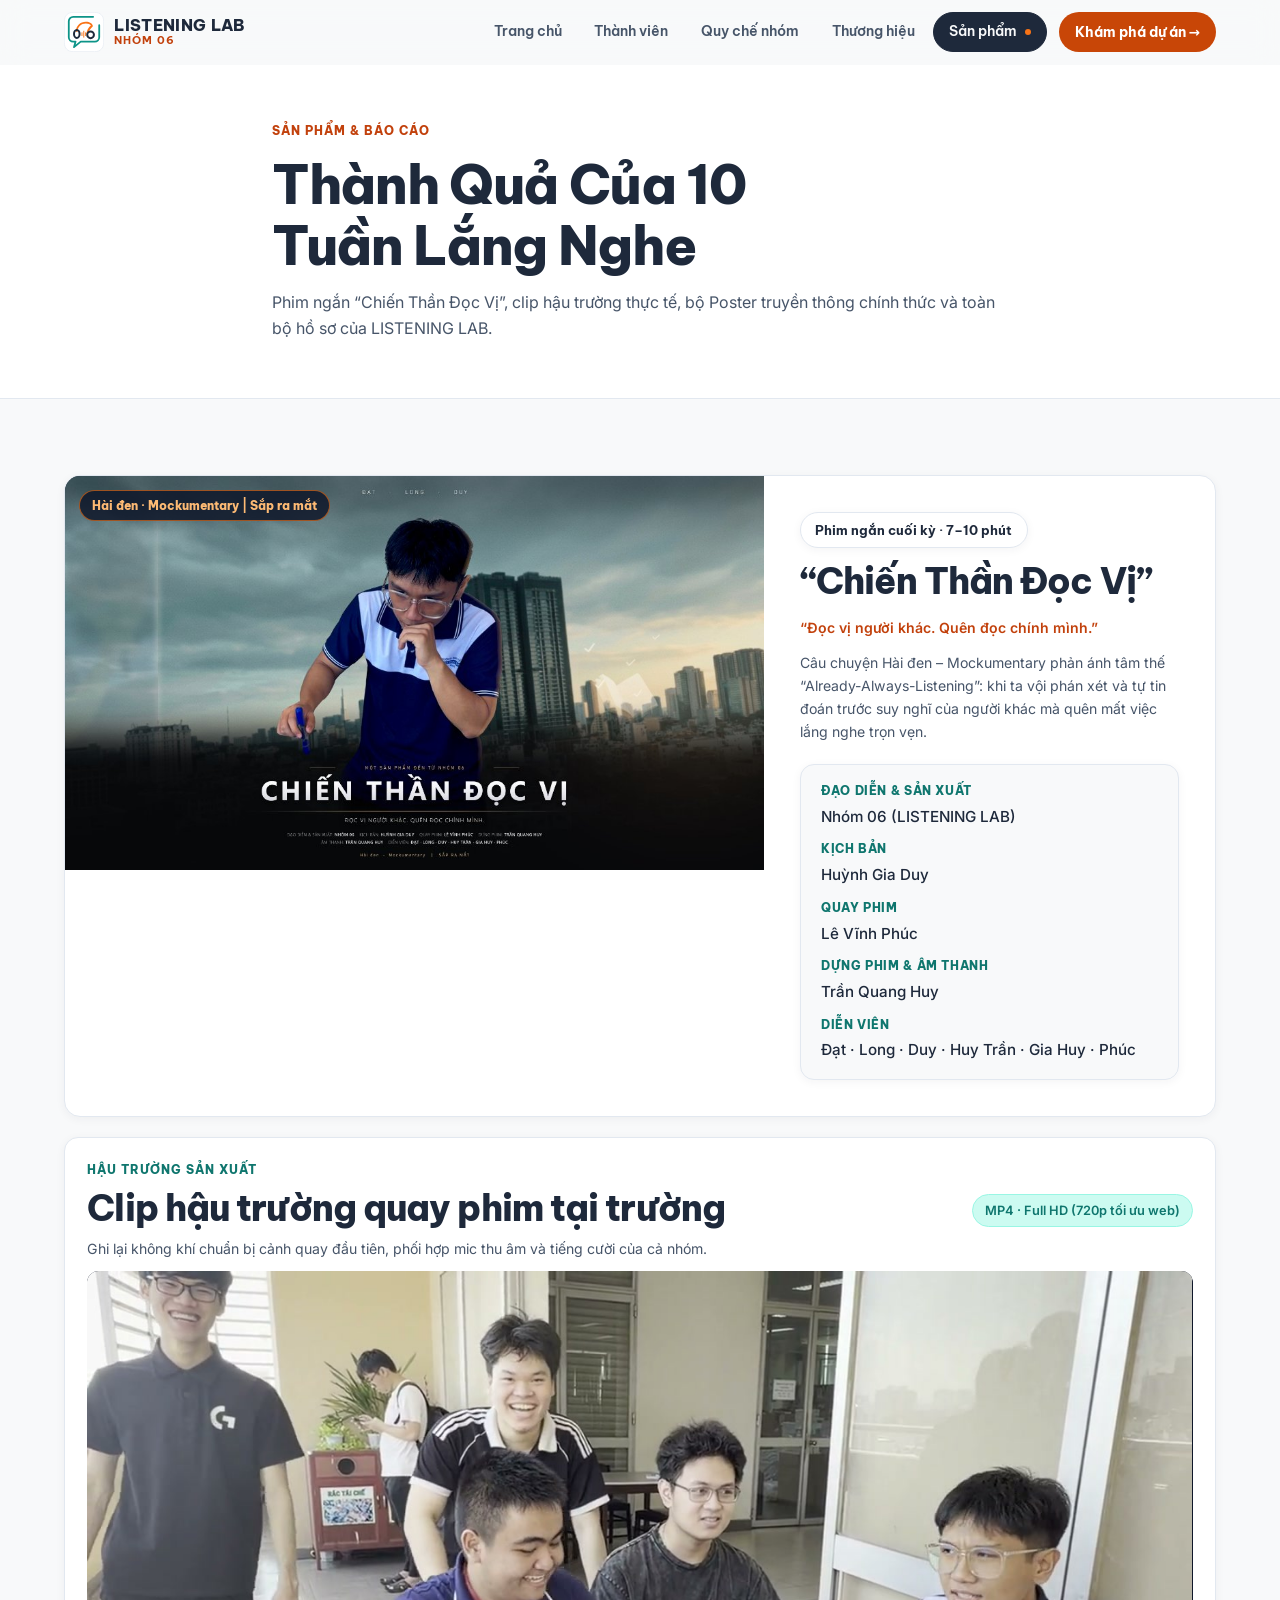
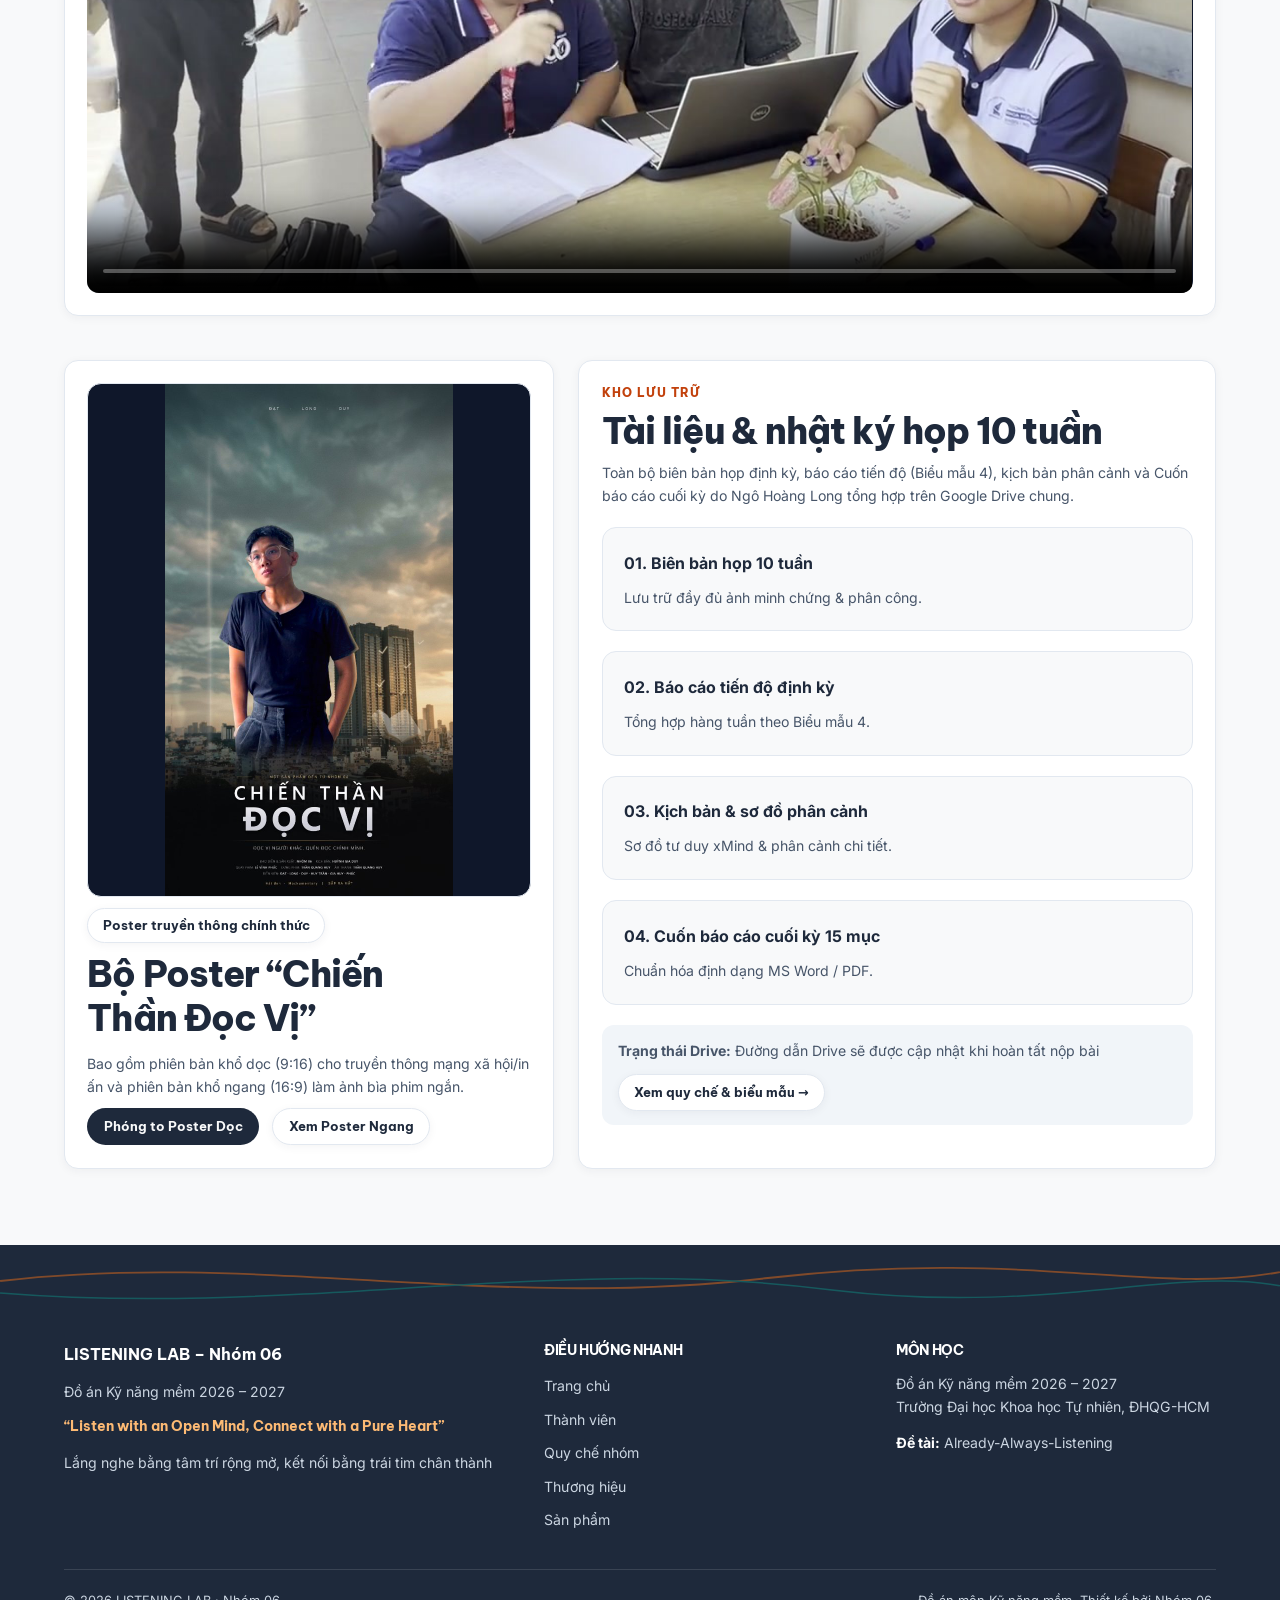
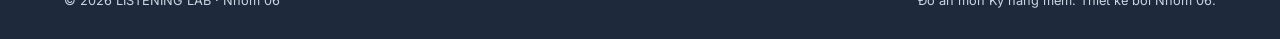
<file: san-pham.html>
<!DOCTYPE html>
<html lang="vi">
<head>
  <meta charset="utf-8">
  <meta name="viewport" content="width=device-width, initial-scale=1.0">
  <title>Sản phẩm &amp; báo cáo – LISTENING LAB</title>
  <meta name="description" content="Thành quả 10 tuần của LISTENING LAB (Nhóm 06): Phim ngắn Chiến Thần Đọc Vị, Poster truyền thông, video hậu trường và Kho hồ sơ 10 tuần.">
  <link rel="icon" type="image/svg+xml" href="assets/favicon.svg">
  <link rel="alternate icon" type="image/png" href="assets/logo-dark.png">
  <link rel="apple-touch-icon" href="assets/logo-dark.png">
  <link rel="preconnect" href="https://fonts.googleapis.com">
  <link rel="preconnect" href="https://fonts.gstatic.com" crossorigin>
  <link href="https://fonts.googleapis.com/css2?family=Be+Vietnam+Pro:wght@500;600;700;800&family=Inter:wght@400;500;600;700&display=swap" rel="stylesheet">
  <link rel="stylesheet" href="styles/main.css">
</head>
<body>
  <a class="skip-link visually-hidden" href="#noi-dung-chinh">Bỏ qua đến nội dung chính</a>

  <header class="site-header" data-scrolled="false">
    <div class="header-inner">
      <a class="brand-link" href="index.html">
        <svg class="brand-mark" viewBox="0 0 1024 1024" fill="none" aria-hidden="true">
          <path d="M248 8H776C930 8 1016 94 1016 248V776C1016 930 930 1016 776 1016H248C94 1016 8 930 8 776V248C8 94 94 8 248 8Z" fill="#FFFFFF" stroke="#E2E8F0" stroke-width="16"/>
          <path d="M746 122.5H235A112.5 112.5 0 0 0 122.5 235V645A112.5 112.5 0 0 0 235 757.5H296L256 900L428 757.5H789A112.5 112.5 0 0 0 901.5 645V338" stroke="#0D9488" stroke-width="46" stroke-linecap="round" stroke-linejoin="round"/>
          <path d="M327 514A21 21 0 0 1 306 493C307 355 415 248 560 248C660 248 728 298 738 352C740 364 734 373 722 382C692 406 655 460 618 530L574 560C582 475 628 395 688 348C676 312 618 293 560 293C438 293 350 380 348 493A21 21 0 0 1 327 514Z" fill="#F97316"/>
          <line x1="460" y1="532" x2="460" y2="604" stroke="#F97316" stroke-width="24" stroke-linecap="round"/>
          <line x1="506" y1="491" x2="506" y2="645" stroke="#F97316" stroke-width="24" stroke-linecap="round"/>
          <line x1="552.5" y1="532" x2="552.5" y2="604" stroke="#F97316" stroke-width="24" stroke-linecap="round"/>
          <ellipse cx="327.5" cy="563" rx="71.25" ry="101.75" stroke="#1E293B" stroke-width="50.5"/>
          <circle cx="680.5" cy="583" r="86.5" stroke="#1E293B" stroke-width="50.5"/>
        </svg>
        <span class="brand-text">
          <span class="brand-name">LISTENING LAB</span>
          <span class="brand-sub">NHÓM 06</span>
        </span>
      </a>

      <nav class="site-nav" aria-label="Điều hướng chính">
        <button class="menu-button" type="button" popovertarget="site-menu" popovertargetaction="toggle" aria-controls="site-menu">
          <svg width="18" height="18" viewBox="0 0 24 24" fill="none" stroke="currentColor" stroke-width="2.2" stroke-linecap="round" aria-hidden="true">
            <path d="M4 7h16M4 12h16M4 17h16"/>
          </svg>
          <span>Mở menu</span>
        </button>

        <ul id="site-menu" class="site-menu" popover="auto">
          <li><a href="index.html">Trang chủ</a></li>
          <li><a href="thanh-vien.html">Thành viên</a></li>
          <li><a href="quy-che.html">Quy chế nhóm</a></li>
          <li><a href="thuong-hieu.html">Thương hiệu</a></li>
          <li><a href="san-pham.html" aria-current="page">Sản phẩm</a></li>
        </ul>

        <a class="header-cta" href="index.html#tong-quan">Khám phá dự án →</a>
      </nav>
    </div>
  </header>

  <main id="noi-dung-chinh" tabindex="-1">
    <section class="page-banner">
      <div class="container stack-sm" style="max-inline-size: 46rem; margin-inline: auto;">
        <span class="eyebrow">Sản phẩm &amp; báo cáo</span>
        <h1>Thành Quả Của 10 Tuần Lắng Nghe</h1>
        <p>Phim ngắn “Chiến Thần Đọc Vị”, clip hậu trường thực tế, bộ Poster truyền thông chính thức và toàn bộ hồ sơ của LISTENING LAB.</p>
      </div>
    </section>

    <section class="sec">
      <div class="container stack-md">
        <!-- 1. Video Showcase Card -->
        <article class="deliverable-top">
          <div class="video-stage" style="padding: 0;">
            <span class="video-stage-badge">Hài đen · Mockumentary | Sắp ra mắt</span>
            <img class="poster-real-img--hero" src="assets/images/poster/poster-ngang.jpg" alt="Ảnh bìa phim ngắn Chiến Thần Đọc Vị – Đọc vị người khác. Quên đọc chính mình." width="1024" height="576">
          </div>

          <div class="stack-md" style="padding: clamp(1.4rem, 3vw, 2.25rem); justify-content: space-between;">
            <div class="stack-sm">
              <span class="pill-badge">Phim ngắn cuối kỳ · 7–10 phút</span>
              <h2>“Chiến Thần Đọc Vị”</h2>
              <p class="text-sm" style="font-weight: 600; color: var(--highlight-strong);">“Đọc vị người khác. Quên đọc chính mình.”</p>
              <p class="text-sm">
                Câu chuyện Hài đen – Mockumentary phản ánh tâm thế “Already-Always-Listening”: khi ta vội phán xét và tự tin đoán trước suy nghĩ của người khác mà quên mất việc lắng nghe trọn vẹn.
              </p>
            </div>

            <dl class="hero-meta-dl" style="background: var(--background);">
              <div class="hero-meta-row"><dt>Đạo diễn &amp; Sản xuất</dt><dd>Nhóm 06 (LISTENING LAB)</dd></div>
              <div class="hero-meta-row"><dt>Kịch bản</dt><dd>Huỳnh Gia Duy</dd></div>
              <div class="hero-meta-row"><dt>Quay phim</dt><dd>Lê Vĩnh Phúc</dd></div>
              <div class="hero-meta-row"><dt>Dựng phim &amp; Âm thanh</dt><dd>Trần Quang Huy</dd></div>
              <div class="hero-meta-row"><dt>Diễn viên</dt><dd>Đạt · Long · Duy · Huy Trần · Gia Huy · Phúc</dd></div>
            </dl>
          </div>
        </article>

        <!-- 2. Video Hậu Trường -->
        <article id="hau-truong" class="card-v2">
          <div class="row-between">
            <div class="stack-xs">
              <span class="eyebrow text-teal">Hậu trường sản xuất</span>
              <h2>Clip hậu trường quay phim tại trường</h2>
              <p class="text-sm">Ghi lại không khí chuẩn bị cảnh quay đầu tiên, phối hợp mic thu âm và tiếng cười của cả nhóm.</p>
            </div>
            <span class="chip chip--teal">MP4 · Full HD (720p tối ưu web)</span>
          </div>
          <video class="bts-video" controls loading="lazy" preload="metadata" poster="assets/images/gallery/hau-truong-6.jpg" width="1280" height="720">
            <source src="assets/media/hau-truong.mp4" type="video/mp4">
            Trình duyệt của bạn không hỗ trợ phát video HTML5.
          </video>
        </article>

        <!-- 3. Bottom 2-Column Grid: Poster + Archive -->
        <div class="deliverable-bottom">
          <!-- Poster Card -->
          <article class="card-v2">
            <div class="poster-real-wrap">
              <img class="poster-real-img" src="assets/images/poster/poster-doc.jpg" alt="Poster dọc chính thức phim ngắn Chiến Thần Đọc Vị – Nhóm 06" width="576" height="1024" loading="lazy">
            </div>

            <span class="pill-badge">Poster truyền thông chính thức</span>
            <h2>Bộ Poster “Chiến Thần Đọc Vị”</h2>
            <p class="text-sm">Bao gồm phiên bản khổ dọc (9:16) cho truyền thông mạng xã hội/in ấn và phiên bản khổ ngang (16:9) làm ảnh bìa phim ngắn.</p>
            <div class="btn-row">
              <button class="btn btn--primary btn--sm" type="button" data-poster-zoom data-poster-src="assets/images/poster/poster-doc.jpg" data-poster-alt="Poster dọc chính thức Chiến Thần Đọc Vị" data-poster-title="Poster Khổ Dọc – Chiến Thần Đọc Vị">Phóng to Poster Dọc</button>
              <button class="btn btn--card btn--sm" type="button" data-poster-zoom data-poster-src="assets/images/poster/poster-ngang.jpg" data-poster-alt="Poster ngang chính thức Chiến Thần Đọc Vị" data-poster-title="Poster Khổ Ngang – Chiến Thần Đọc Vị">Xem Poster Ngang</button>
            </div>
          </article>

          <!-- Archive Card -->
          <article class="card-v2" style="justify-content: space-between; gap: 1.25rem;">
            <div class="stack-md">
              <div class="stack-xs">
                <span class="eyebrow">Kho lưu trữ</span>
                <h2>Tài liệu &amp; nhật ký họp 10 tuần</h2>
                <p class="text-sm">Toàn bộ biên bản họp định kỳ, báo cáo tiến độ (Biểu mẫu 4), kịch bản phân cảnh và Cuốn báo cáo cuối kỳ do Ngô Hoàng Long tổng hợp trên Google Drive chung.</p>
              </div>

              <div class="grid-2">
                <div class="step-card"><strong>01. Biên bản họp 10 tuần</strong><span class="text-sm text-muted">Lưu trữ đầy đủ ảnh minh chứng &amp; phân công.</span></div>
                <div class="step-card"><strong>02. Báo cáo tiến độ định kỳ</strong><span class="text-sm text-muted">Tổng hợp hàng tuần theo Biểu mẫu 4.</span></div>
                <div class="step-card"><strong>03. Kịch bản &amp; sơ đồ phân cảnh</strong><span class="text-sm text-muted">Sơ đồ tư duy xMind &amp; phân cảnh chi tiết.</span></div>
                <div class="step-card"><strong>04. Cuốn báo cáo cuối kỳ 15 mục</strong><span class="text-sm text-muted">Chuẩn hóa định dạng MS Word / PDF.</span></div>
              </div>
            </div>

            <div class="row-between" style="padding: 0.9rem 1rem; border-radius: 0.75rem; background: var(--muted);">
              <span class="text-sm text-muted"><strong>Trạng thái Drive:</strong> Đường dẫn Drive sẽ được cập nhật khi hoàn tất nộp bài</span>
              <a class="btn btn--card btn--sm" href="quy-che.html">Xem quy chế &amp; biểu mẫu →</a>
            </div>
          </article>
        </div>
      </div>
    </section>
  </main>

  <dialog id="poster-dialog" class="modal" closedby="any" aria-labelledby="poster-dialog-title">
    <div class="modal-head">
      <h2 id="poster-dialog-title" style="font-size: 1.15rem;">Poster đồ án – Chiến Thần Đọc Vị</h2>
      <form method="dialog">
        <button class="btn btn--card btn--sm" type="submit" autofocus>Đóng</button>
      </form>
    </div>
    <div class="modal-body" style="display: grid; justify-items: center;">
      <img id="poster-dialog-img" class="gallery-dialog-img" src="assets/images/poster/poster-doc.jpg" alt="Poster chính thức Chiến Thần Đọc Vị" width="576" height="1024">
    </div>
  </dialog>

  <footer class="site-footer">
    <svg class="footer-wave" viewBox="0 0 1200 120" fill="none" preserveAspectRatio="none" aria-hidden="true">
      <path d="M0 60 C240 10, 460 110, 720 55 C960 5, 1080 85, 1200 45" stroke="#F97316" stroke-width="3"/>
      <path d="M0 80 C280 120, 520 15, 780 75 C980 118, 1100 35, 1200 68" stroke="#0D9488" stroke-width="2.5"/>
    </svg>
    <div class="container">
      <div class="footer-grid">
        <div class="stack-sm">
          <strong class="text-ink" style="font-family: var(--font-heading);">LISTENING LAB – Nhóm 06</strong>
          <p class="text-sm text-ink-muted">Đồ án Kỹ năng mềm 2026 – 2027</p>
          <p style="color: #FDBA74; font-family: var(--font-heading); font-weight: 700; font-size: 0.9rem;"><span lang="en">“Listen with an Open Mind, Connect with a Pure Heart”</span></p>
          <p class="text-sm text-ink-muted">Lắng nghe bằng tâm trí rộng mở, kết nối bằng trái tim chân thành</p>
        </div>
        <div class="stack-sm">
          <h3 class="text-ink" style="font-size: 0.9rem; text-transform: uppercase;">Điều hướng nhanh</h3>
          <ul class="footer-links">
            <li><a href="index.html">Trang chủ</a></li>
            <li><a href="thanh-vien.html">Thành viên</a></li>
            <li><a href="quy-che.html">Quy chế nhóm</a></li>
            <li><a href="thuong-hieu.html">Thương hiệu</a></li>
            <li><a href="san-pham.html">Sản phẩm</a></li>
          </ul>
        </div>
        <div class="stack-sm">
          <h3 class="text-ink" style="font-size: 0.9rem; text-transform: uppercase;">Môn học</h3>
          <p class="text-sm text-ink-muted">Đồ án Kỹ năng mềm 2026 – 2027<br>Trường Đại học Khoa học Tự nhiên, ĐHQG-HCM</p>
          <p class="text-sm text-ink-muted"><strong class="text-ink">Đề tài:</strong> <span lang="en">Already-Always-Listening</span></p>
        </div>
      </div>
      <div class="footer-bottom">
        <span>© 2026 LISTENING LAB · Nhóm 06</span>
        <span>Đồ án môn Kỹ năng mềm. Thiết kế bởi Nhóm 06.</span>
      </div>
    </div>
  </footer>

  <div id="toast-live" class="toast-live" role="status" aria-live="polite"></div>
  <script src="scripts/app.js" defer></script>
</body>
</html>
</file>
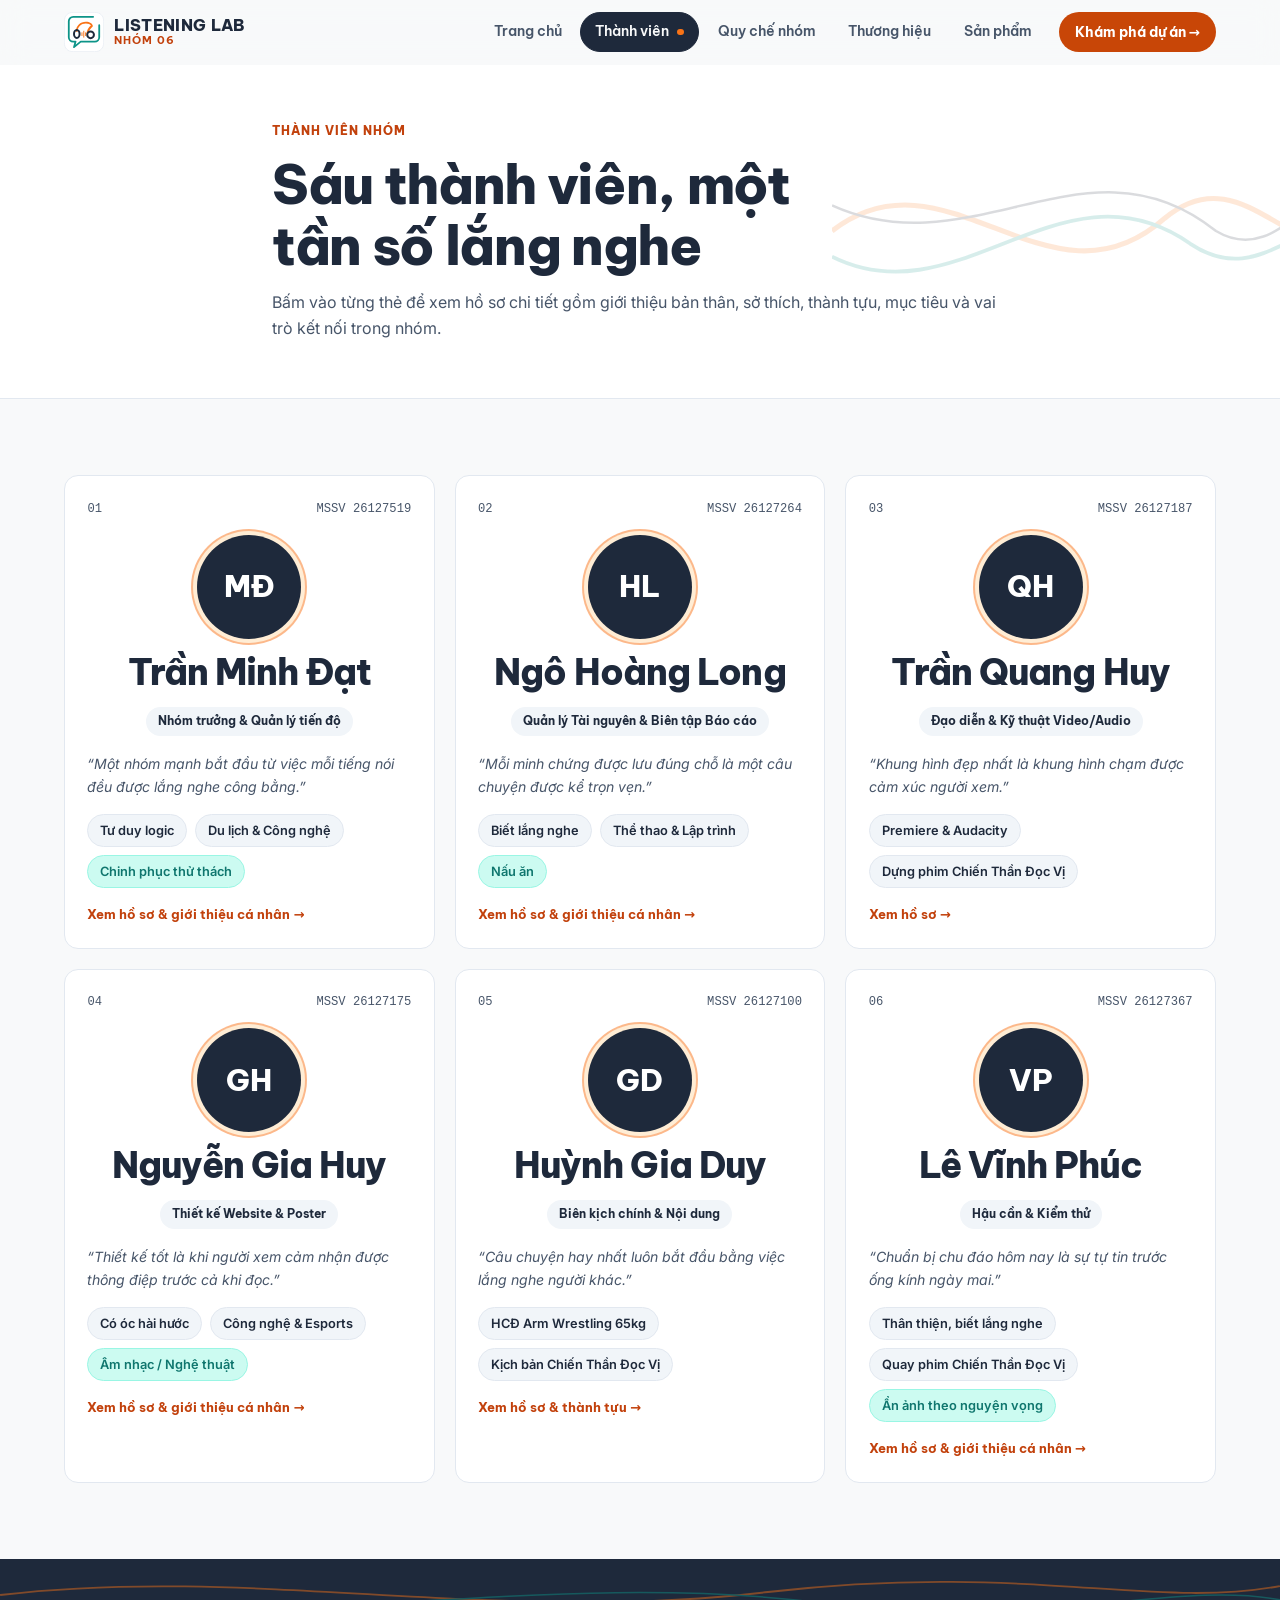
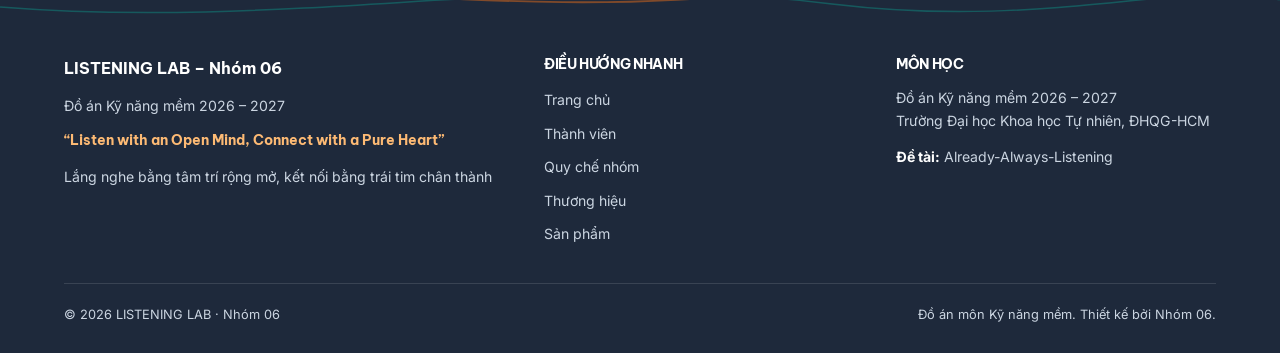
<file: thanh-vien.html>
<!DOCTYPE html>
<html lang="vi">
<head>
  <meta charset="utf-8">
  <meta name="viewport" content="width=device-width, initial-scale=1.0">
  <title>Thành viên – LISTENING LAB</title>
  <meta name="description" content="Hồ sơ 6 thành viên nhóm LISTENING LAB (Nhóm 06) – Đồ án Kỹ năng mềm 2026–2027, HCMUS.">
  <link rel="icon" type="image/svg+xml" href="assets/favicon.svg">
  <link rel="alternate icon" type="image/png" href="assets/logo-dark.png">
  <link rel="apple-touch-icon" href="assets/logo-dark.png">
  <link rel="preconnect" href="https://fonts.googleapis.com">
  <link rel="preconnect" href="https://fonts.gstatic.com" crossorigin>
  <link href="https://fonts.googleapis.com/css2?family=Be+Vietnam+Pro:wght@500;600;700;800&family=Inter:wght@400;500;600;700&display=swap" rel="stylesheet">
  <link rel="stylesheet" href="styles/main.css">
</head>
<body>
  <a class="skip-link visually-hidden" href="#noi-dung-chinh">Bỏ qua đến nội dung chính</a>

  <header class="site-header" data-scrolled="false">
    <div class="header-inner">
      <a class="brand-link" href="index.html">
        <svg class="brand-mark" viewBox="0 0 1024 1024" fill="none" aria-hidden="true">
          <path d="M248 8H776C930 8 1016 94 1016 248V776C1016 930 930 1016 776 1016H248C94 1016 8 930 8 776V248C8 94 94 8 248 8Z" fill="#FFFFFF" stroke="#E2E8F0" stroke-width="16"/>
          <path d="M746 122.5H235A112.5 112.5 0 0 0 122.5 235V645A112.5 112.5 0 0 0 235 757.5H296L256 900L428 757.5H789A112.5 112.5 0 0 0 901.5 645V338" stroke="#0D9488" stroke-width="46" stroke-linecap="round" stroke-linejoin="round"/>
          <path d="M327 514A21 21 0 0 1 306 493C307 355 415 248 560 248C660 248 728 298 738 352C740 364 734 373 722 382C692 406 655 460 618 530L574 560C582 475 628 395 688 348C676 312 618 293 560 293C438 293 350 380 348 493A21 21 0 0 1 327 514Z" fill="#F97316"/>
          <line x1="460" y1="532" x2="460" y2="604" stroke="#F97316" stroke-width="24" stroke-linecap="round"/>
          <line x1="506" y1="491" x2="506" y2="645" stroke="#F97316" stroke-width="24" stroke-linecap="round"/>
          <line x1="552.5" y1="532" x2="552.5" y2="604" stroke="#F97316" stroke-width="24" stroke-linecap="round"/>
          <ellipse cx="327.5" cy="563" rx="71.25" ry="101.75" stroke="#1E293B" stroke-width="50.5"/>
          <circle cx="680.5" cy="583" r="86.5" stroke="#1E293B" stroke-width="50.5"/>
        </svg>
        <span class="brand-text">
          <span class="brand-name">LISTENING LAB</span>
          <span class="brand-sub">NHÓM 06</span>
        </span>
      </a>

      <nav class="site-nav" aria-label="Điều hướng chính">
        <button class="menu-button" type="button" popovertarget="site-menu" popovertargetaction="toggle" aria-controls="site-menu">
          <svg width="18" height="18" viewBox="0 0 24 24" fill="none" stroke="currentColor" stroke-width="2.2" stroke-linecap="round" aria-hidden="true">
            <path d="M4 7h16M4 12h16M4 17h16"/>
          </svg>
          <span>Mở menu</span>
        </button>

        <ul id="site-menu" class="site-menu" popover="auto">
          <li><a href="index.html">Trang chủ</a></li>
          <li><a href="thanh-vien.html" aria-current="page">Thành viên</a></li>
          <li><a href="quy-che.html">Quy chế nhóm</a></li>
          <li><a href="thuong-hieu.html">Thương hiệu</a></li>
          <li><a href="san-pham.html">Sản phẩm</a></li>
        </ul>

        <a class="header-cta" href="index.html#tong-quan">Khám phá dự án →</a>
      </nav>
    </div>
  </header>

  <main id="noi-dung-chinh" tabindex="-1">
    <section class="page-banner">
      <svg class="page-banner__wave" viewBox="0 0 400 180" fill="none" aria-hidden="true">
        <path d="M0 90 C90 20, 170 160, 260 80 C320 30, 360 120, 400 90" stroke="#F97316" stroke-width="4"/>
        <path d="M0 110 C100 160, 180 30, 280 100 C340 140, 370 60, 400 110" stroke="#0D9488" stroke-width="3"/>
        <path d="M0 70 C110 120, 200 10, 300 90 C350 120, 380 40, 400 70" stroke="#1E293B" stroke-width="2"/>
      </svg>
      <div class="container stack-sm" style="max-inline-size: 46rem; margin-inline: auto;">
        <span class="eyebrow">Thành viên nhóm</span>
        <h1>Sáu thành viên, một tần số lắng nghe</h1>
        <p>Bấm vào từng thẻ để xem hồ sơ chi tiết gồm giới thiệu bản thân, sở thích, thành tựu, mục tiêu và vai trò kết nối trong nhóm.</p>
      </div>
    </section>

    <section class="sec">
      <div class="container">
        <div class="grid-3">
          <a class="member-card-v2" href="thanh-vien/tran-minh-dat.html">
            <div class="member-head-row"><span>01</span><span>MSSV 26127519</span></div>
            <div class="stack-sm" style="justify-items: center; text-align: center;">
              <div class="avatar-ring avatar-ring--lg" aria-hidden="true">MĐ</div>
              <h2>Trần Minh Đạt</h2>
              <span class="member-role-pill">Nhóm trưởng &amp; Quản lý tiến độ</span>
            </div>
            <p class="member-quote">“Một nhóm mạnh bắt đầu từ việc mỗi tiếng nói đều được lắng nghe công bằng.”</p>
            <ul class="chip-list">
              <li class="chip">Tư duy logic</li>
              <li class="chip">Du lịch &amp; Công nghệ</li>
              <li class="chip chip--teal">Chinh phục thử thách</li>
            </ul>
            <span class="member-cta">Xem hồ sơ &amp; giới thiệu cá nhân →</span>
          </a>

          <a class="member-card-v2" href="thanh-vien/ngo-hoang-long.html">
            <div class="member-head-row"><span>02</span><span>MSSV 26127264</span></div>
            <div class="stack-sm" style="justify-items: center; text-align: center;">
              <div class="avatar-ring avatar-ring--lg" aria-hidden="true">HL</div>
              <h2>Ngô Hoàng Long</h2>
              <span class="member-role-pill">Quản lý Tài nguyên &amp; Biên tập Báo cáo</span>
            </div>
            <p class="member-quote">“Mỗi minh chứng được lưu đúng chỗ là một câu chuyện được kể trọn vẹn.”</p>
            <ul class="chip-list">
              <li class="chip">Biết lắng nghe</li>
              <li class="chip">Thể thao &amp; Lập trình</li>
              <li class="chip chip--teal">Nấu ăn</li>
            </ul>
            <span class="member-cta">Xem hồ sơ &amp; giới thiệu cá nhân →</span>
          </a>

          <a class="member-card-v2" href="thanh-vien/tran-quang-huy.html">
            <div class="member-head-row"><span>03</span><span>MSSV 26127187</span></div>
            <div class="stack-sm" style="justify-items: center; text-align: center;">
              <div class="avatar-ring avatar-ring--lg" aria-hidden="true">QH</div>
              <h2>Trần Quang Huy</h2>
              <span class="member-role-pill">Đạo diễn &amp; Kỹ thuật Video/Audio</span>
            </div>
            <p class="member-quote">“Khung hình đẹp nhất là khung hình chạm được cảm xúc người xem.”</p>
            <ul class="chip-list">
              <li class="chip">Premiere &amp; Audacity</li>
              <li class="chip">Dựng phim Chiến Thần Đọc Vị</li>
            </ul>
            <span class="member-cta">Xem hồ sơ →</span>
          </a>

          <a class="member-card-v2" href="thanh-vien/nguyen-gia-huy.html">
            <div class="member-head-row"><span>04</span><span>MSSV 26127175</span></div>
            <div class="stack-sm" style="justify-items: center; text-align: center;">
              <div class="avatar-ring avatar-ring--lg" aria-hidden="true">GH</div>
              <h2>Nguyễn Gia Huy</h2>
              <span class="member-role-pill">Thiết kế Website &amp; Poster</span>
            </div>
            <p class="member-quote">“Thiết kế tốt là khi người xem cảm nhận được thông điệp trước cả khi đọc.”</p>
            <ul class="chip-list">
              <li class="chip">Có óc hài hước</li>
              <li class="chip">Công nghệ &amp; Esports</li>
              <li class="chip chip--teal">Âm nhạc / Nghệ thuật</li>
            </ul>
            <span class="member-cta">Xem hồ sơ &amp; giới thiệu cá nhân →</span>
          </a>

          <a class="member-card-v2" href="thanh-vien/huynh-gia-duy.html">
            <div class="member-head-row"><span>05</span><span>MSSV 26127100</span></div>
            <div class="stack-sm" style="justify-items: center; text-align: center;">
              <div class="avatar-ring avatar-ring--lg" aria-hidden="true">GD</div>
              <h2>Huỳnh Gia Duy</h2>
              <span class="member-role-pill">Biên kịch chính &amp; Nội dung</span>
            </div>
            <p class="member-quote">“Câu chuyện hay nhất luôn bắt đầu bằng việc lắng nghe người khác.”</p>
            <ul class="chip-list">
              <li class="chip">HCĐ Arm Wrestling 65kg</li>
              <li class="chip">Kịch bản Chiến Thần Đọc Vị</li>
            </ul>
            <span class="member-cta">Xem hồ sơ &amp; thành tựu →</span>
          </a>

          <a class="member-card-v2" href="thanh-vien/le-vinh-phuc.html">
            <div class="member-head-row"><span>06</span><span>MSSV 26127367</span></div>
            <div class="stack-sm" style="justify-items: center; text-align: center;">
              <div class="avatar-ring avatar-ring--lg" aria-hidden="true">VP</div>
              <h2>Lê Vĩnh Phúc</h2>
              <span class="member-role-pill">Hậu cần &amp; Kiểm thử</span>
            </div>
            <p class="member-quote">“Chuẩn bị chu đáo hôm nay là sự tự tin trước ống kính ngày mai.”</p>
            <ul class="chip-list">
              <li class="chip">Thân thiện, biết lắng nghe</li>
              <li class="chip">Quay phim Chiến Thần Đọc Vị</li>
              <li class="chip chip--teal">Ẩn ảnh theo nguyện vọng</li>
            </ul>
            <span class="member-cta">Xem hồ sơ &amp; giới thiệu cá nhân →</span>
          </a>
        </div>
      </div>
    </section>
  </main>

  <footer class="site-footer">
    <svg class="footer-wave" viewBox="0 0 1200 120" fill="none" preserveAspectRatio="none" aria-hidden="true">
      <path d="M0 60 C240 10, 460 110, 720 55 C960 5, 1080 85, 1200 45" stroke="#F97316" stroke-width="3"/>
      <path d="M0 80 C280 120, 520 15, 780 75 C980 118, 1100 35, 1200 68" stroke="#0D9488" stroke-width="2.5"/>
    </svg>
    <div class="container">
      <div class="footer-grid">
        <div class="stack-sm">
          <strong class="text-ink" style="font-family: var(--font-heading);">LISTENING LAB – Nhóm 06</strong>
          <p class="text-sm text-ink-muted">Đồ án Kỹ năng mềm 2026 – 2027</p>
          <p style="color: #FDBA74; font-family: var(--font-heading); font-weight: 700; font-size: 0.9rem;"><span lang="en">“Listen with an Open Mind, Connect with a Pure Heart”</span></p>
          <p class="text-sm text-ink-muted">Lắng nghe bằng tâm trí rộng mở, kết nối bằng trái tim chân thành</p>
        </div>
        <div class="stack-sm">
          <h3 class="text-ink" style="font-size: 0.9rem; text-transform: uppercase;">Điều hướng nhanh</h3>
          <ul class="footer-links">
            <li><a href="index.html">Trang chủ</a></li>
            <li><a href="thanh-vien.html">Thành viên</a></li>
            <li><a href="quy-che.html">Quy chế nhóm</a></li>
            <li><a href="thuong-hieu.html">Thương hiệu</a></li>
            <li><a href="san-pham.html">Sản phẩm</a></li>
          </ul>
        </div>
        <div class="stack-sm">
          <h3 class="text-ink" style="font-size: 0.9rem; text-transform: uppercase;">Môn học</h3>
          <p class="text-sm text-ink-muted">Đồ án Kỹ năng mềm 2026 – 2027<br>Trường Đại học Khoa học Tự nhiên, ĐHQG-HCM</p>
          <p class="text-sm text-ink-muted"><strong class="text-ink">Đề tài:</strong> <span lang="en">Already-Always-Listening</span></p>
        </div>
      </div>
      <div class="footer-bottom">
        <span>© 2026 LISTENING LAB · Nhóm 06</span>
        <span>Đồ án môn Kỹ năng mềm. Thiết kế bởi Nhóm 06.</span>
      </div>
    </div>
  </footer>

  <div id="toast-live" class="toast-live" role="status" aria-live="polite"></div>
  <script src="scripts/app.js" defer></script>
</body>
</html>
</file>
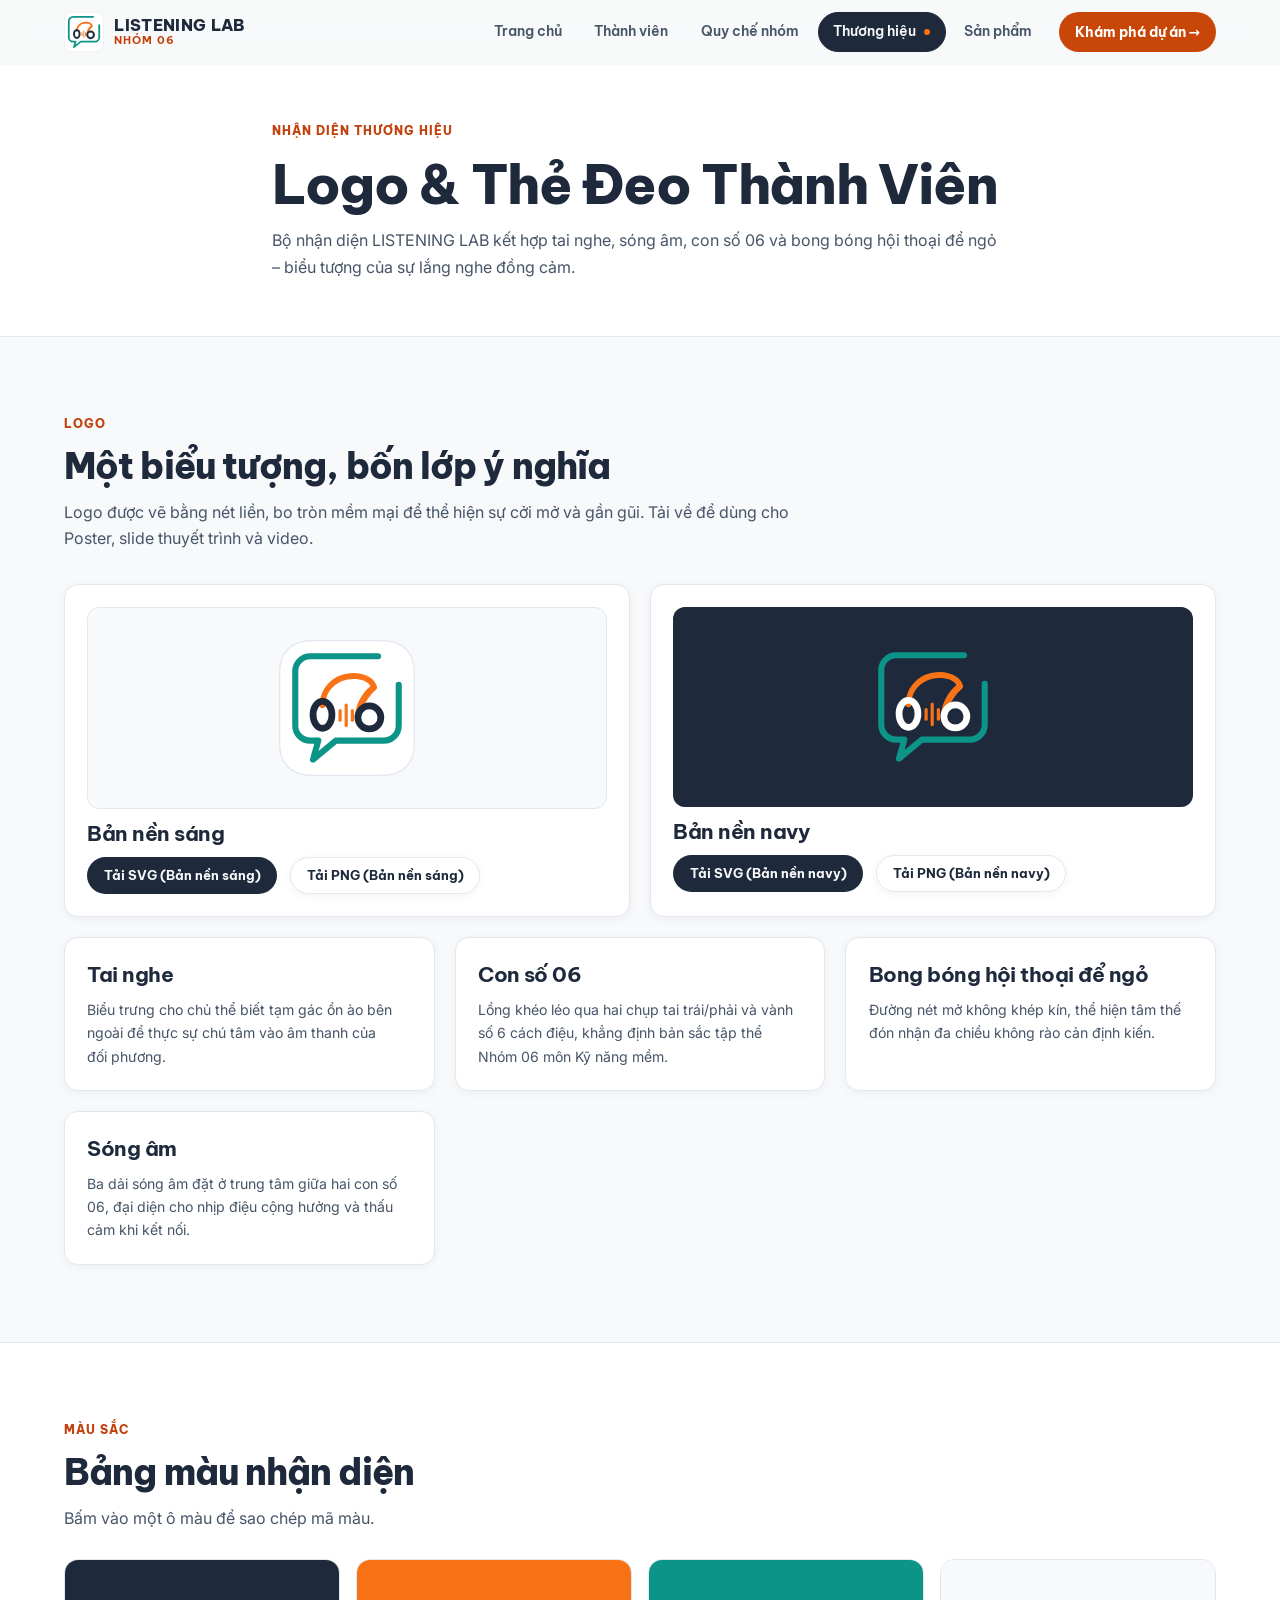
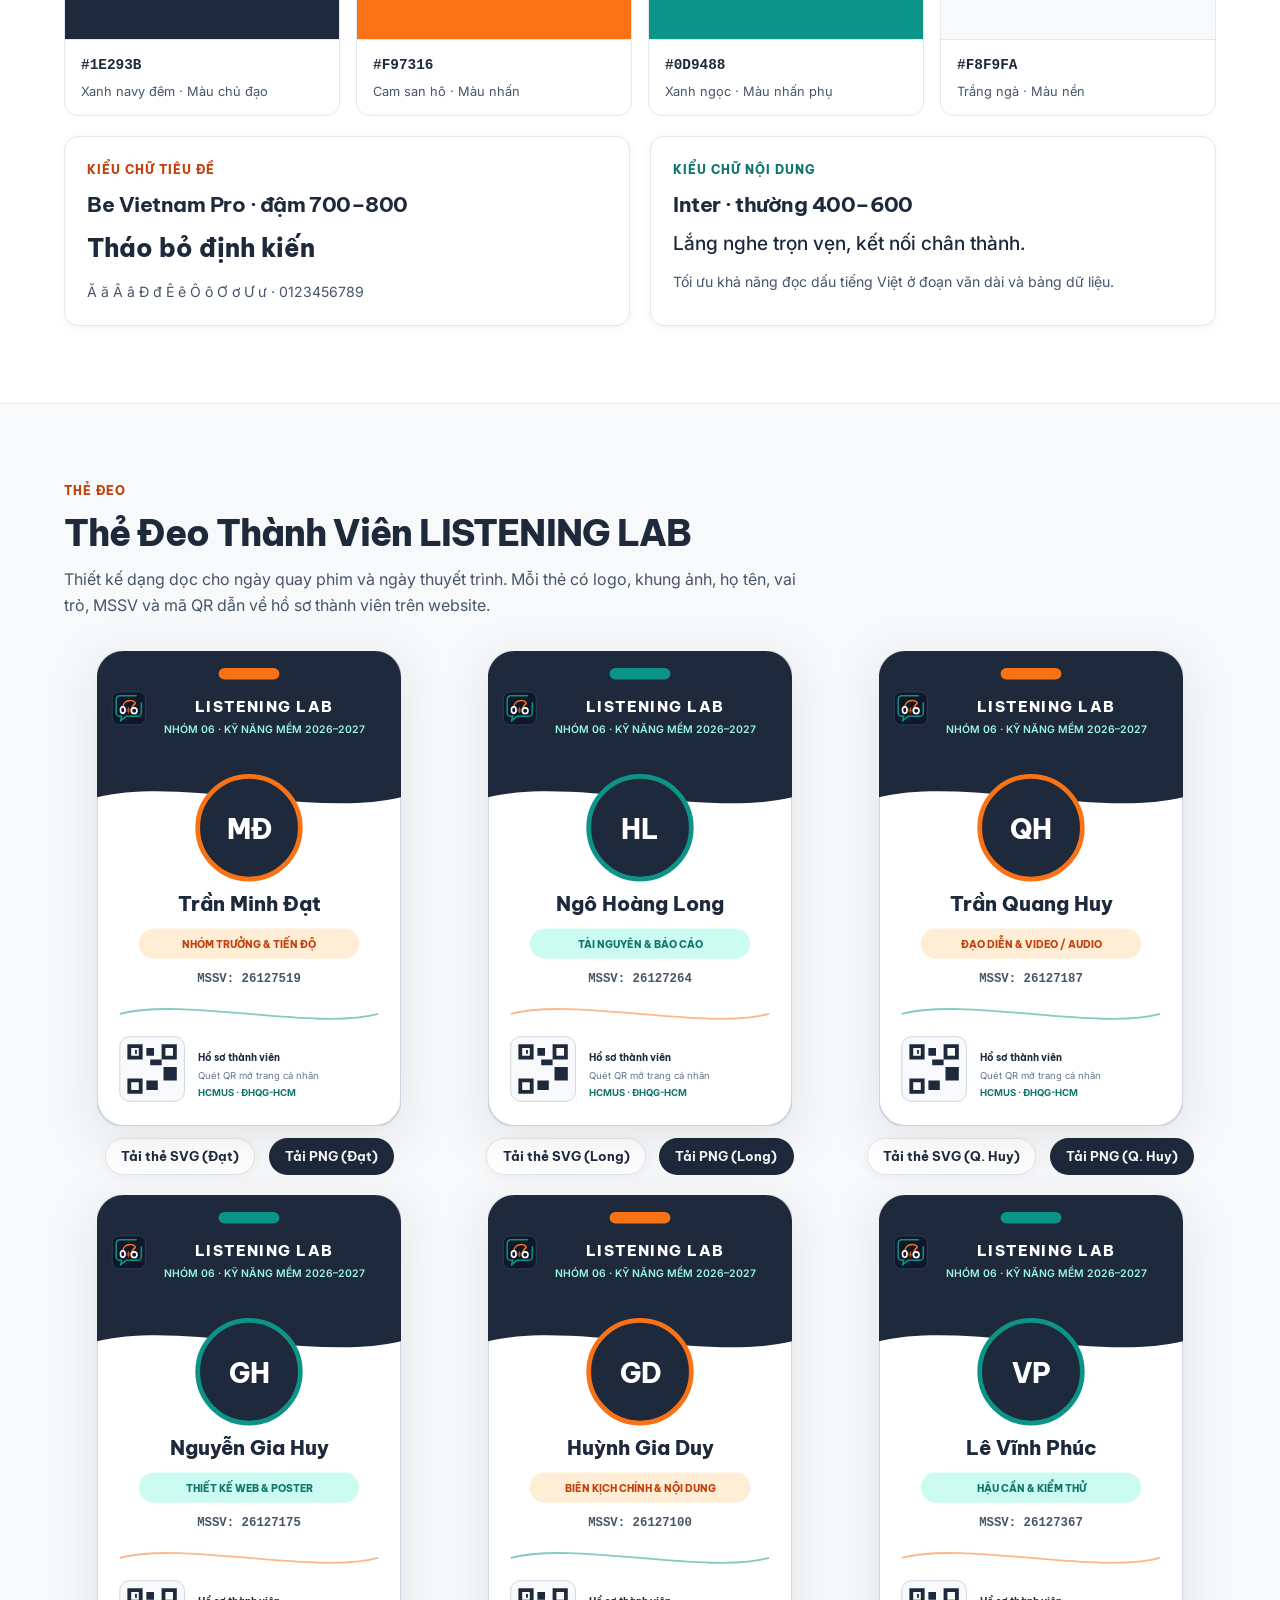
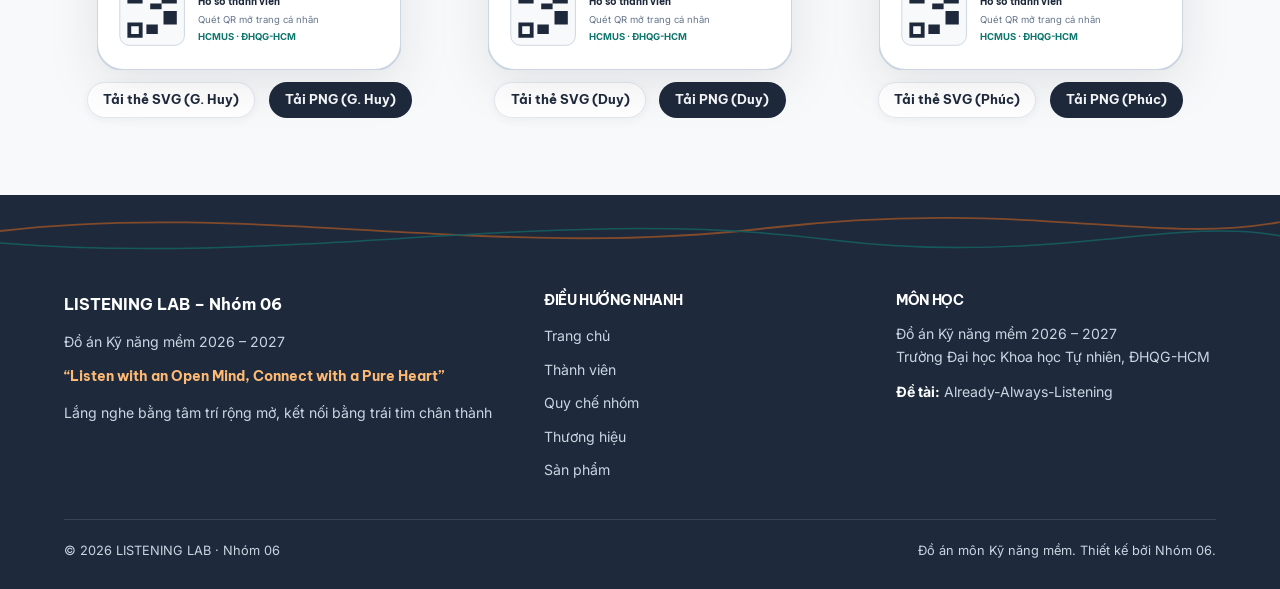
<file: thuong-hieu.html>
<!DOCTYPE html>
<html lang="vi">
<head>
  <meta charset="utf-8">
  <meta name="viewport" content="width=device-width, initial-scale=1.0">
  <title>Nhận diện thương hiệu – LISTENING LAB</title>
  <meta name="description" content="Bộ nhận diện thương hiệu LISTENING LAB (Nhóm 06): Logo 4 lớp ý nghĩa, bảng màu tương tác, kiểu chữ và 6 thẻ đeo thành viên.">
  <link rel="icon" type="image/svg+xml" href="assets/favicon.svg">
  <link rel="alternate icon" type="image/png" href="assets/logo-dark.png">
  <link rel="apple-touch-icon" href="assets/logo-dark.png">
  <link rel="preconnect" href="https://fonts.googleapis.com">
  <link rel="preconnect" href="https://fonts.gstatic.com" crossorigin>
  <link href="https://fonts.googleapis.com/css2?family=Be+Vietnam+Pro:wght@500;600;700;800&family=Inter:wght@400;500;600;700&display=swap" rel="stylesheet">
  <link rel="stylesheet" href="styles/main.css">
</head>
<body>
  <a class="skip-link visually-hidden" href="#noi-dung-chinh">Bỏ qua đến nội dung chính</a>

  <header class="site-header" data-scrolled="false">
    <div class="header-inner">
      <a class="brand-link" href="index.html">
        <svg class="brand-mark" viewBox="0 0 1024 1024" fill="none" aria-hidden="true">
          <path d="M248 8H776C930 8 1016 94 1016 248V776C1016 930 930 1016 776 1016H248C94 1016 8 930 8 776V248C8 94 94 8 248 8Z" fill="#FFFFFF" stroke="#E2E8F0" stroke-width="16"/>
          <path d="M746 122.5H235A112.5 112.5 0 0 0 122.5 235V645A112.5 112.5 0 0 0 235 757.5H296L256 900L428 757.5H789A112.5 112.5 0 0 0 901.5 645V338" stroke="#0D9488" stroke-width="46" stroke-linecap="round" stroke-linejoin="round"/>
          <path d="M327 514A21 21 0 0 1 306 493C307 355 415 248 560 248C660 248 728 298 738 352C740 364 734 373 722 382C692 406 655 460 618 530L574 560C582 475 628 395 688 348C676 312 618 293 560 293C438 293 350 380 348 493A21 21 0 0 1 327 514Z" fill="#F97316"/>
          <line x1="460" y1="532" x2="460" y2="604" stroke="#F97316" stroke-width="24" stroke-linecap="round"/>
          <line x1="506" y1="491" x2="506" y2="645" stroke="#F97316" stroke-width="24" stroke-linecap="round"/>
          <line x1="552.5" y1="532" x2="552.5" y2="604" stroke="#F97316" stroke-width="24" stroke-linecap="round"/>
          <ellipse cx="327.5" cy="563" rx="71.25" ry="101.75" stroke="#1E293B" stroke-width="50.5"/>
          <circle cx="680.5" cy="583" r="86.5" stroke="#1E293B" stroke-width="50.5"/>
        </svg>
        <span class="brand-text">
          <span class="brand-name">LISTENING LAB</span>
          <span class="brand-sub">NHÓM 06</span>
        </span>
      </a>

      <nav class="site-nav" aria-label="Điều hướng chính">
        <button class="menu-button" type="button" popovertarget="site-menu" popovertargetaction="toggle" aria-controls="site-menu">
          <svg width="18" height="18" viewBox="0 0 24 24" fill="none" stroke="currentColor" stroke-width="2.2" stroke-linecap="round" aria-hidden="true">
            <path d="M4 7h16M4 12h16M4 17h16"/>
          </svg>
          <span>Mở menu</span>
        </button>

        <ul id="site-menu" class="site-menu" popover="auto">
          <li><a href="index.html">Trang chủ</a></li>
          <li><a href="thanh-vien.html">Thành viên</a></li>
          <li><a href="quy-che.html">Quy chế nhóm</a></li>
          <li><a href="thuong-hieu.html" aria-current="page">Thương hiệu</a></li>
          <li><a href="san-pham.html">Sản phẩm</a></li>
        </ul>

        <a class="header-cta" href="index.html#tong-quan">Khám phá dự án →</a>
      </nav>
    </div>
  </header>

  <main id="noi-dung-chinh" tabindex="-1">
    <section class="page-banner">
      <div class="container stack-sm" style="max-inline-size: 46rem; margin-inline: auto;">
        <span class="eyebrow">Nhận diện thương hiệu</span>
        <h1>Logo &amp; Thẻ Đeo Thành Viên</h1>
        <p>Bộ nhận diện LISTENING LAB kết hợp tai nghe, sóng âm, con số 06 và bong bóng hội thoại để ngỏ – biểu tượng của sự lắng nghe đồng cảm.</p>
      </div>
    </section>

    <!-- 1. Logo -->
    <section class="sec">
      <div class="container stack-md">
        <div class="sec-head" style="margin-block-end: 0.75rem;">
          <span class="eyebrow">Logo</span>
          <h2>Một biểu tượng, bốn lớp ý nghĩa</h2>
          <p>Logo được vẽ bằng nét liền, bo tròn mềm mại để thể hiện sự cởi mở và gần gũi. Tải về để dùng cho Poster, slide thuyết trình và video.</p>
        </div>

        <div class="grid-2">
          <article class="card-v2">
            <div style="display: grid; place-items: center; padding: 2rem; border-radius: 0.75rem; background: var(--background); border: 1px solid var(--border);">
              <svg id="svg-logo-light" viewBox="0 0 1024 1024" width="136" height="136" fill="none" role="img" aria-label="Logo LISTENING LAB bản nền sáng">
                <path d="M248 5H776C932 5 1019 92 1019 248V776C1019 932 932 1019 776 1019H248C92 1019 5 932 5 776V248C5 92 92 5 248 5Z" fill="#FFFFFF" stroke="#E2E8F0" stroke-width="10"/>
                <path d="M746 122.5H235A112.5 112.5 0 0 0 122.5 235V645A112.5 112.5 0 0 0 235 757.5H296L256 900L428 757.5H789A112.5 112.5 0 0 0 901.5 645V338" stroke="#0D9488" stroke-width="46" stroke-linecap="round" stroke-linejoin="round"/>
                <path d="M327 514A21 21 0 0 1 306 493C307 355 415 248 560 248C660 248 728 298 738 352C740 364 734 373 722 382C692 406 655 460 618 530L574 560C582 475 628 395 688 348C676 312 618 293 560 293C438 293 350 380 348 493A21 21 0 0 1 327 514Z" fill="#F97316"/>
                <line x1="460" y1="532" x2="460" y2="604" stroke="#F97316" stroke-width="24" stroke-linecap="round"/>
                <line x1="506" y1="491" x2="506" y2="645" stroke="#F97316" stroke-width="24" stroke-linecap="round"/>
                <line x1="552.5" y1="532" x2="552.5" y2="604" stroke="#F97316" stroke-width="24" stroke-linecap="round"/>
                <ellipse cx="327.5" cy="563" rx="71.25" ry="101.75" stroke="#1E293B" stroke-width="50.5"/>
                <circle cx="680.5" cy="583" r="86.5" stroke="#1E293B" stroke-width="50.5"/>
              </svg>
            </div>
            <h3>Bản nền sáng</h3>
            <div class="btn-row">
              <button class="btn btn--primary btn--sm" type="button" data-dl-svg="svg-logo-light" data-dl-name="logo-listening-lab-sang">Tải SVG (Bản nền sáng)</button>
              <button class="btn btn--card btn--sm" type="button" data-dl-png="svg-logo-light" data-dl-w="800" data-dl-h="800" data-dl-name="logo-listening-lab-sang">Tải PNG (Bản nền sáng)</button>
            </div>
          </article>

          <article class="card-v2">
            <div style="display: grid; place-items: center; padding: 2rem; border-radius: 0.75rem; background: var(--ink);">
              <svg id="svg-logo-dark" viewBox="0 0 1024 1024" width="136" height="136" fill="none" role="img" aria-label="Logo LISTENING LAB bản nền navy">
                <path d="M248 0H776C936 0 1024 88 1024 248V776C1024 936 936 1024 776 1024H248C88 1024 0 936 0 776V248C0 88 88 0 248 0Z" fill="#1E293B"/>
                <path d="M746 122.5H235A112.5 112.5 0 0 0 122.5 235V645A112.5 112.5 0 0 0 235 757.5H296L256 900L428 757.5H789A112.5 112.5 0 0 0 901.5 645V338" stroke="#0D9488" stroke-width="46" stroke-linecap="round" stroke-linejoin="round"/>
                <path d="M327 514A21 21 0 0 1 306 493C307 355 415 248 560 248C660 248 728 298 738 352C740 364 734 373 722 382C692 406 655 460 618 530L574 560C582 475 628 395 688 348C676 312 618 293 560 293C438 293 350 380 348 493A21 21 0 0 1 327 514Z" fill="#F97316"/>
                <line x1="460" y1="532" x2="460" y2="604" stroke="#F97316" stroke-width="24" stroke-linecap="round"/>
                <line x1="506" y1="491" x2="506" y2="645" stroke="#F97316" stroke-width="24" stroke-linecap="round"/>
                <line x1="552.5" y1="532" x2="552.5" y2="604" stroke="#F97316" stroke-width="24" stroke-linecap="round"/>
                <ellipse cx="327.5" cy="563" rx="71.25" ry="101.75" stroke="#FFFFFF" stroke-width="50.5"/>
                <circle cx="680.5" cy="583" r="86.5" stroke="#FFFFFF" stroke-width="50.5"/>
              </svg>
            </div>
            <h3>Bản nền navy</h3>
            <div class="btn-row">
              <button class="btn btn--primary btn--sm" type="button" data-dl-svg="svg-logo-dark" data-dl-name="logo-listening-lab-navy">Tải SVG (Bản nền navy)</button>
              <button class="btn btn--card btn--sm" type="button" data-dl-png="svg-logo-dark" data-dl-w="800" data-dl-h="800" data-dl-name="logo-listening-lab-navy">Tải PNG (Bản nền navy)</button>
            </div>
          </article>
        </div>

        <div class="grid-2">
          <div class="card-v2"><h3>Tai nghe</h3><p class="text-sm">Biểu trưng cho chủ thể biết tạm gác ồn ào bên ngoài để thực sự chú tâm vào âm thanh của đối phương.</p></div>
          <div class="card-v2"><h3>Con số 06</h3><p class="text-sm">Lồng khéo léo qua hai chụp tai trái/phải và vành số 6 cách điệu, khẳng định bản sắc tập thể Nhóm 06 môn Kỹ năng mềm.</p></div>
          <div class="card-v2"><h3>Bong bóng hội thoại để ngỏ</h3><p class="text-sm">Đường nét mở không khép kín, thể hiện tâm thế đón nhận đa chiều không rào cản định kiến.</p></div>
          <div class="card-v2"><h3>Sóng âm</h3><p class="text-sm">Ba dải sóng âm đặt ở trung tâm giữa hai con số 06, đại diện cho nhịp điệu cộng hưởng và thấu cảm khi kết nối.</p></div>
        </div>
      </div>
    </section>

    <!-- 2. Màu sắc & Kiểu chữ -->
    <section class="sec sec--card">
      <div class="container stack-md">
        <div class="sec-head" style="margin-block-end: 0.5rem;">
          <span class="eyebrow">Màu sắc</span>
          <h2>Bảng màu nhận diện</h2>
          <p>Bấm vào một ô màu để sao chép mã màu.</p>
        </div>

        <div class="grid-5" style="grid-template-columns: repeat(auto-fit, minmax(min(13rem, 100%), 1fr));">
          <button class="swatch-card-v2" type="button" data-copy-value="#1E293B" data-copy-label="Đã sao chép #1E293B">
            <div class="swatch-fill" style="background: #1E293B;"></div>
            <div class="swatch-meta"><strong>#1E293B</strong><span>Xanh navy đêm · Màu chủ đạo</span></div>
          </button>
          <button class="swatch-card-v2" type="button" data-copy-value="#F97316" data-copy-label="Đã sao chép #F97316">
            <div class="swatch-fill" style="background: #F97316;"></div>
            <div class="swatch-meta"><strong>#F97316</strong><span>Cam san hô · Màu nhấn</span></div>
          </button>
          <button class="swatch-card-v2" type="button" data-copy-value="#0D9488" data-copy-label="Đã sao chép #0D9488">
            <div class="swatch-fill" style="background: #0D9488;"></div>
            <div class="swatch-meta"><strong>#0D9488</strong><span>Xanh ngọc · Màu nhấn phụ</span></div>
          </button>
          <button class="swatch-card-v2" type="button" data-copy-value="#F8F9FA" data-copy-label="Đã sao chép #F8F9FA">
            <div class="swatch-fill" style="background: #F8F9FA;"></div>
            <div class="swatch-meta"><strong>#F8F9FA</strong><span>Trắng ngà · Màu nền</span></div>
          </button>
        </div>

        <div class="grid-2">
          <div class="card-v2">
            <span class="eyebrow">Kiểu chữ tiêu đề</span>
            <h3>Be Vietnam Pro · đậm 700–800</h3>
            <p style="font-family: var(--font-heading); font-size: 1.55rem; font-weight: 800; color: var(--foreground);">Tháo bỏ định kiến</p>
            <p class="text-sm">Ă ă Â â Đ đ Ê ê Ô ô Ơ ơ Ư ư · 0123456789</p>
          </div>
          <div class="card-v2">
            <span class="eyebrow text-teal">Kiểu chữ nội dung</span>
            <h3>Inter · thường 400–600</h3>
            <p style="font-family: var(--font-sans); font-size: 1.2rem; font-weight: 500; color: var(--foreground);">Lắng nghe trọn vẹn, kết nối chân thành.</p>
            <p class="text-sm">Tối ưu khả năng đọc dấu tiếng Việt ở đoạn văn dài và bảng dữ liệu.</p>
          </div>
        </div>
      </div>
    </section>

    <!-- 3. 6 Thẻ Đeo Thành Viên (320x500 SVG) -->
    <section class="sec">
      <div class="container stack-md">
        <div class="sec-head" style="margin-block-end: 0.75rem;">
          <span class="eyebrow">Thẻ đeo</span>
          <h2>Thẻ Đeo Thành Viên LISTENING LAB</h2>
          <p>Thiết kế dạng dọc cho ngày quay phim và ngày thuyết trình. Mỗi thẻ có logo, khung ảnh, họ tên, vai trò, MSSV và mã QR dẫn về hồ sơ thành viên trên website.</p>
        </div>

        <div class="grid-3">
          <!-- Badge 1: Đạt -->
          <div class="badge-slot-card">
            <svg id="badge-dat" viewBox="0 0 320 500" fill="none" role="img" aria-label="Thẻ đeo Trần Minh Đạt">
              <rect width="320" height="500" rx="28" fill="#FFFFFF" stroke="#CBD5E1" stroke-width="2"/>
              <path d="M0 28C0 12.5 12.5 0 28 0H292C307.5 0 320 12.5 320 28V154C230 176 90 132 0 154V28Z" fill="#1E293B"/>
              <rect x="128" y="18" width="64" height="12" rx="6" fill="#F97316"/>
              <g transform="translate(16 43) scale(0.034)">
                <path d="M248 0H776C936 0 1024 88 1024 248V776C1024 936 936 1024 776 1024H248C88 1024 0 936 0 776V248C0 88 88 0 248 0Z" fill="#0F172A" stroke="#334155" stroke-width="28"/>
                <path d="M746 122.5H235A112.5 112.5 0 0 0 122.5 235V645A112.5 112.5 0 0 0 235 757.5H296L256 900L428 757.5H789A112.5 112.5 0 0 0 901.5 645V338" stroke="#0D9488" stroke-width="46" stroke-linecap="round" stroke-linejoin="round"/>
                <path d="M327 514A21 21 0 0 1 306 493C307 355 415 248 560 248C660 248 728 298 738 352C740 364 734 373 722 382C692 406 655 460 618 530L574 560C582 475 628 395 688 348C676 312 618 293 560 293C438 293 350 380 348 493A21 21 0 0 1 327 514Z" fill="#F97316"/>
                <line x1="460" y1="532" x2="460" y2="604" stroke="#F97316" stroke-width="24" stroke-linecap="round"/>
                <line x1="506" y1="491" x2="506" y2="645" stroke="#F97316" stroke-width="24" stroke-linecap="round"/>
                <line x1="552.5" y1="532" x2="552.5" y2="604" stroke="#F97316" stroke-width="24" stroke-linecap="round"/>
                <ellipse cx="327.5" cy="563" rx="71.25" ry="101.75" stroke="#FFFFFF" stroke-width="50.5"/>
                <circle cx="680.5" cy="583" r="86.5" stroke="#FFFFFF" stroke-width="50.5"/>
              </g>
              <text x="176" y="64" text-anchor="middle" fill="#FFFFFF" font-family="'Be Vietnam Pro', sans-serif" font-size="16" font-weight="800" letter-spacing="1.5">LISTENING LAB</text>
              <text x="176" y="86" text-anchor="middle" fill="#99F6E4" font-family="'Inter', sans-serif" font-size="11" font-weight="600">NHÓM 06 · KỸ NĂNG MỀM 2026–2027</text>
              <circle cx="160" cy="186" r="54" fill="#1E293B" stroke="#F97316" stroke-width="5"/>
              <text x="160" y="198" text-anchor="middle" fill="#FFFFFF" font-family="'Be Vietnam Pro', sans-serif" font-size="28" font-weight="800">MĐ</text>
              <text x="160" y="274" text-anchor="middle" fill="#1E293B" font-family="'Be Vietnam Pro', sans-serif" font-size="21" font-weight="800">Trần Minh Đạt</text>
              <rect x="44" y="292" width="232" height="32" rx="16" fill="#FFEDD5"/>
              <text x="160" y="313" text-anchor="middle" fill="#C2410C" font-family="'Be Vietnam Pro', sans-serif" font-size="11" font-weight="800">NHÓM TRƯỞNG &amp; TIẾN ĐỘ</text>
              <text x="160" y="348" text-anchor="middle" fill="#475569" font-family="monospace" font-size="13" font-weight="700">MSSV: 26127519</text>
              <path d="M24 382 C90 364, 230 400, 296 382" stroke="#0D9488" stroke-width="2" opacity="0.5"/>
              <rect x="24" y="406" width="68" height="68" rx="10" fill="#F8F9FA" stroke="#CBD5E1"/>
              <path fill="#1E293B" d="M32 414h16v16H32zm4 4v8h8v-8zm4 2h2v4h-2zM68 414h16v16H68zm4 4v8h8v-8zm-40 32h16v16H32zm4 4v8h8v-8zm16-36h8v8h-8zm4 12h12v6H56zm14 8h14v14H70zm-18 14h12v10H52z"/>
              <text x="106" y="432" fill="#1E293B" font-family="'Be Vietnam Pro', sans-serif" font-size="11" font-weight="700">Hồ sơ thành viên</text>
              <text x="106" y="450" fill="#64748B" font-family="'Inter', sans-serif" font-size="10">Quét QR mở trang cá nhân</text>
              <text x="106" y="468" fill="#0F766E" font-family="'Inter', sans-serif" font-size="10" font-weight="700">HCMUS · ĐHQG-HCM</text>
            </svg>
            <div class="btn-row">
              <button class="btn btn--card btn--sm" type="button" data-dl-svg="badge-dat" data-dl-name="the-deo-26127519">Tải thẻ SVG (Đạt)</button>
              <button class="btn btn--primary btn--sm" type="button" data-dl-png="badge-dat" data-dl-w="640" data-dl-h="1000" data-dl-name="the-deo-26127519">Tải PNG (Đạt)</button>
            </div>
          </div>

          <!-- Badge 2: Long -->
          <div class="badge-slot-card">
            <svg id="badge-long" viewBox="0 0 320 500" fill="none" role="img" aria-label="Thẻ đeo Ngô Hoàng Long">
              <rect width="320" height="500" rx="28" fill="#FFFFFF" stroke="#CBD5E1" stroke-width="2"/>
              <path d="M0 28C0 12.5 12.5 0 28 0H292C307.5 0 320 12.5 320 28V154C230 176 90 132 0 154V28Z" fill="#1E293B"/>
              <rect x="128" y="18" width="64" height="12" rx="6" fill="#0D9488"/>
              <g transform="translate(16 43) scale(0.034)">
                <path d="M248 0H776C936 0 1024 88 1024 248V776C1024 936 936 1024 776 1024H248C88 1024 0 936 0 776V248C0 88 88 0 248 0Z" fill="#0F172A" stroke="#334155" stroke-width="28"/>
                <path d="M746 122.5H235A112.5 112.5 0 0 0 122.5 235V645A112.5 112.5 0 0 0 235 757.5H296L256 900L428 757.5H789A112.5 112.5 0 0 0 901.5 645V338" stroke="#0D9488" stroke-width="46" stroke-linecap="round" stroke-linejoin="round"/>
                <path d="M327 514A21 21 0 0 1 306 493C307 355 415 248 560 248C660 248 728 298 738 352C740 364 734 373 722 382C692 406 655 460 618 530L574 560C582 475 628 395 688 348C676 312 618 293 560 293C438 293 350 380 348 493A21 21 0 0 1 327 514Z" fill="#F97316"/>
                <line x1="460" y1="532" x2="460" y2="604" stroke="#F97316" stroke-width="24" stroke-linecap="round"/>
                <line x1="506" y1="491" x2="506" y2="645" stroke="#F97316" stroke-width="24" stroke-linecap="round"/>
                <line x1="552.5" y1="532" x2="552.5" y2="604" stroke="#F97316" stroke-width="24" stroke-linecap="round"/>
                <ellipse cx="327.5" cy="563" rx="71.25" ry="101.75" stroke="#FFFFFF" stroke-width="50.5"/>
                <circle cx="680.5" cy="583" r="86.5" stroke="#FFFFFF" stroke-width="50.5"/>
              </g>
              <text x="176" y="64" text-anchor="middle" fill="#FFFFFF" font-family="'Be Vietnam Pro', sans-serif" font-size="16" font-weight="800" letter-spacing="1.5">LISTENING LAB</text>
              <text x="176" y="86" text-anchor="middle" fill="#99F6E4" font-family="'Inter', sans-serif" font-size="11" font-weight="600">NHÓM 06 · KỸ NĂNG MỀM 2026–2027</text>
              <circle cx="160" cy="186" r="54" fill="#1E293B" stroke="#0D9488" stroke-width="5"/>
              <text x="160" y="198" text-anchor="middle" fill="#FFFFFF" font-family="'Be Vietnam Pro', sans-serif" font-size="28" font-weight="800">HL</text>
              <text x="160" y="274" text-anchor="middle" fill="#1E293B" font-family="'Be Vietnam Pro', sans-serif" font-size="21" font-weight="800">Ngô Hoàng Long</text>
              <rect x="44" y="292" width="232" height="32" rx="16" fill="#CCFBF1"/>
              <text x="160" y="313" text-anchor="middle" fill="#0F766E" font-family="'Be Vietnam Pro', sans-serif" font-size="11" font-weight="800">TÀI NGUYÊN &amp; BÁO CÁO</text>
              <text x="160" y="348" text-anchor="middle" fill="#475569" font-family="monospace" font-size="13" font-weight="700">MSSV: 26127264</text>
              <path d="M24 382 C90 364, 230 400, 296 382" stroke="#F97316" stroke-width="2" opacity="0.5"/>
              <rect x="24" y="406" width="68" height="68" rx="10" fill="#F8F9FA" stroke="#CBD5E1"/>
              <path fill="#1E293B" d="M32 414h16v16H32zm4 4v8h8v-8zm4 2h2v4h-2zM68 414h16v16H68zm4 4v8h8v-8zm-40 32h16v16H32zm4 4v8h8v-8zm16-36h8v8h-8zm4 12h12v6H56zm14 8h14v14H70zm-18 14h12v10H52z"/>
              <text x="106" y="432" fill="#1E293B" font-family="'Be Vietnam Pro', sans-serif" font-size="11" font-weight="700">Hồ sơ thành viên</text>
              <text x="106" y="450" fill="#64748B" font-family="'Inter', sans-serif" font-size="10">Quét QR mở trang cá nhân</text>
              <text x="106" y="468" fill="#0F766E" font-family="'Inter', sans-serif" font-size="10" font-weight="700">HCMUS · ĐHQG-HCM</text>
            </svg>
            <div class="btn-row">
              <button class="btn btn--card btn--sm" type="button" data-dl-svg="badge-long" data-dl-name="the-deo-26127264">Tải thẻ SVG (Long)</button>
              <button class="btn btn--primary btn--sm" type="button" data-dl-png="badge-long" data-dl-w="640" data-dl-h="1000" data-dl-name="the-deo-26127264">Tải PNG (Long)</button>
            </div>
          </div>

          <!-- Badge 3: Quang Huy -->
          <div class="badge-slot-card">
            <svg id="badge-qhuy" viewBox="0 0 320 500" fill="none" role="img" aria-label="Thẻ đeo Trần Quang Huy">
              <rect width="320" height="500" rx="28" fill="#FFFFFF" stroke="#CBD5E1" stroke-width="2"/>
              <path d="M0 28C0 12.5 12.5 0 28 0H292C307.5 0 320 12.5 320 28V154C230 176 90 132 0 154V28Z" fill="#1E293B"/>
              <rect x="128" y="18" width="64" height="12" rx="6" fill="#F97316"/>
              <g transform="translate(16 43) scale(0.034)">
                <path d="M248 0H776C936 0 1024 88 1024 248V776C1024 936 936 1024 776 1024H248C88 1024 0 936 0 776V248C0 88 88 0 248 0Z" fill="#0F172A" stroke="#334155" stroke-width="28"/>
                <path d="M746 122.5H235A112.5 112.5 0 0 0 122.5 235V645A112.5 112.5 0 0 0 235 757.5H296L256 900L428 757.5H789A112.5 112.5 0 0 0 901.5 645V338" stroke="#0D9488" stroke-width="46" stroke-linecap="round" stroke-linejoin="round"/>
                <path d="M327 514A21 21 0 0 1 306 493C307 355 415 248 560 248C660 248 728 298 738 352C740 364 734 373 722 382C692 406 655 460 618 530L574 560C582 475 628 395 688 348C676 312 618 293 560 293C438 293 350 380 348 493A21 21 0 0 1 327 514Z" fill="#F97316"/>
                <line x1="460" y1="532" x2="460" y2="604" stroke="#F97316" stroke-width="24" stroke-linecap="round"/>
                <line x1="506" y1="491" x2="506" y2="645" stroke="#F97316" stroke-width="24" stroke-linecap="round"/>
                <line x1="552.5" y1="532" x2="552.5" y2="604" stroke="#F97316" stroke-width="24" stroke-linecap="round"/>
                <ellipse cx="327.5" cy="563" rx="71.25" ry="101.75" stroke="#FFFFFF" stroke-width="50.5"/>
                <circle cx="680.5" cy="583" r="86.5" stroke="#FFFFFF" stroke-width="50.5"/>
              </g>
              <text x="176" y="64" text-anchor="middle" fill="#FFFFFF" font-family="'Be Vietnam Pro', sans-serif" font-size="16" font-weight="800" letter-spacing="1.5">LISTENING LAB</text>
              <text x="176" y="86" text-anchor="middle" fill="#99F6E4" font-family="'Inter', sans-serif" font-size="11" font-weight="600">NHÓM 06 · KỸ NĂNG MỀM 2026–2027</text>
              <circle cx="160" cy="186" r="54" fill="#1E293B" stroke="#F97316" stroke-width="5"/>
              <text x="160" y="198" text-anchor="middle" fill="#FFFFFF" font-family="'Be Vietnam Pro', sans-serif" font-size="28" font-weight="800">QH</text>
              <text x="160" y="274" text-anchor="middle" fill="#1E293B" font-family="'Be Vietnam Pro', sans-serif" font-size="21" font-weight="800">Trần Quang Huy</text>
              <rect x="44" y="292" width="232" height="32" rx="16" fill="#FFEDD5"/>
              <text x="160" y="313" text-anchor="middle" fill="#C2410C" font-family="'Be Vietnam Pro', sans-serif" font-size="11" font-weight="800">ĐẠO DIỄN &amp; VIDEO / AUDIO</text>
              <text x="160" y="348" text-anchor="middle" fill="#475569" font-family="monospace" font-size="13" font-weight="700">MSSV: 26127187</text>
              <path d="M24 382 C90 364, 230 400, 296 382" stroke="#0D9488" stroke-width="2" opacity="0.5"/>
              <rect x="24" y="406" width="68" height="68" rx="10" fill="#F8F9FA" stroke="#CBD5E1"/>
              <path fill="#1E293B" d="M32 414h16v16H32zm4 4v8h8v-8zm4 2h2v4h-2zM68 414h16v16H68zm4 4v8h8v-8zm-40 32h16v16H32zm4 4v8h8v-8zm16-36h8v8h-8zm4 12h12v6H56zm14 8h14v14H70zm-18 14h12v10H52z"/>
              <text x="106" y="432" fill="#1E293B" font-family="'Be Vietnam Pro', sans-serif" font-size="11" font-weight="700">Hồ sơ thành viên</text>
              <text x="106" y="450" fill="#64748B" font-family="'Inter', sans-serif" font-size="10">Quét QR mở trang cá nhân</text>
              <text x="106" y="468" fill="#0F766E" font-family="'Inter', sans-serif" font-size="10" font-weight="700">HCMUS · ĐHQG-HCM</text>
            </svg>
            <div class="btn-row">
              <button class="btn btn--card btn--sm" type="button" data-dl-svg="badge-qhuy" data-dl-name="the-deo-26127187">Tải thẻ SVG (Q. Huy)</button>
              <button class="btn btn--primary btn--sm" type="button" data-dl-png="badge-qhuy" data-dl-w="640" data-dl-h="1000" data-dl-name="the-deo-26127187">Tải PNG (Q. Huy)</button>
            </div>
          </div>

          <!-- Badge 4: Gia Huy -->
          <div class="badge-slot-card">
            <svg id="badge-ghuy" viewBox="0 0 320 500" fill="none" role="img" aria-label="Thẻ đeo Nguyễn Gia Huy">
              <rect width="320" height="500" rx="28" fill="#FFFFFF" stroke="#CBD5E1" stroke-width="2"/>
              <path d="M0 28C0 12.5 12.5 0 28 0H292C307.5 0 320 12.5 320 28V154C230 176 90 132 0 154V28Z" fill="#1E293B"/>
              <rect x="128" y="18" width="64" height="12" rx="6" fill="#0D9488"/>
              <g transform="translate(16 43) scale(0.034)">
                <path d="M248 0H776C936 0 1024 88 1024 248V776C1024 936 936 1024 776 1024H248C88 1024 0 936 0 776V248C0 88 88 0 248 0Z" fill="#0F172A" stroke="#334155" stroke-width="28"/>
                <path d="M746 122.5H235A112.5 112.5 0 0 0 122.5 235V645A112.5 112.5 0 0 0 235 757.5H296L256 900L428 757.5H789A112.5 112.5 0 0 0 901.5 645V338" stroke="#0D9488" stroke-width="46" stroke-linecap="round" stroke-linejoin="round"/>
                <path d="M327 514A21 21 0 0 1 306 493C307 355 415 248 560 248C660 248 728 298 738 352C740 364 734 373 722 382C692 406 655 460 618 530L574 560C582 475 628 395 688 348C676 312 618 293 560 293C438 293 350 380 348 493A21 21 0 0 1 327 514Z" fill="#F97316"/>
                <line x1="460" y1="532" x2="460" y2="604" stroke="#F97316" stroke-width="24" stroke-linecap="round"/>
                <line x1="506" y1="491" x2="506" y2="645" stroke="#F97316" stroke-width="24" stroke-linecap="round"/>
                <line x1="552.5" y1="532" x2="552.5" y2="604" stroke="#F97316" stroke-width="24" stroke-linecap="round"/>
                <ellipse cx="327.5" cy="563" rx="71.25" ry="101.75" stroke="#FFFFFF" stroke-width="50.5"/>
                <circle cx="680.5" cy="583" r="86.5" stroke="#FFFFFF" stroke-width="50.5"/>
              </g>
              <text x="176" y="64" text-anchor="middle" fill="#FFFFFF" font-family="'Be Vietnam Pro', sans-serif" font-size="16" font-weight="800" letter-spacing="1.5">LISTENING LAB</text>
              <text x="176" y="86" text-anchor="middle" fill="#99F6E4" font-family="'Inter', sans-serif" font-size="11" font-weight="600">NHÓM 06 · KỸ NĂNG MỀM 2026–2027</text>
              <circle cx="160" cy="186" r="54" fill="#1E293B" stroke="#0D9488" stroke-width="5"/>
              <text x="160" y="198" text-anchor="middle" fill="#FFFFFF" font-family="'Be Vietnam Pro', sans-serif" font-size="28" font-weight="800">GH</text>
              <text x="160" y="274" text-anchor="middle" fill="#1E293B" font-family="'Be Vietnam Pro', sans-serif" font-size="21" font-weight="800">Nguyễn Gia Huy</text>
              <rect x="44" y="292" width="232" height="32" rx="16" fill="#CCFBF1"/>
              <text x="160" y="313" text-anchor="middle" fill="#0F766E" font-family="'Be Vietnam Pro', sans-serif" font-size="11" font-weight="800">THIẾT KẾ WEB &amp; POSTER</text>
              <text x="160" y="348" text-anchor="middle" fill="#475569" font-family="monospace" font-size="13" font-weight="700">MSSV: 26127175</text>
              <path d="M24 382 C90 364, 230 400, 296 382" stroke="#F97316" stroke-width="2" opacity="0.5"/>
              <rect x="24" y="406" width="68" height="68" rx="10" fill="#F8F9FA" stroke="#CBD5E1"/>
              <path fill="#1E293B" d="M32 414h16v16H32zm4 4v8h8v-8zm4 2h2v4h-2zM68 414h16v16H68zm4 4v8h8v-8zm-40 32h16v16H32zm4 4v8h8v-8zm16-36h8v8h-8zm4 12h12v6H56zm14 8h14v14H70zm-18 14h12v10H52z"/>
              <text x="106" y="432" fill="#1E293B" font-family="'Be Vietnam Pro', sans-serif" font-size="11" font-weight="700">Hồ sơ thành viên</text>
              <text x="106" y="450" fill="#64748B" font-family="'Inter', sans-serif" font-size="10">Quét QR mở trang cá nhân</text>
              <text x="106" y="468" fill="#0F766E" font-family="'Inter', sans-serif" font-size="10" font-weight="700">HCMUS · ĐHQG-HCM</text>
            </svg>
            <div class="btn-row">
              <button class="btn btn--card btn--sm" type="button" data-dl-svg="badge-ghuy" data-dl-name="the-deo-26127175">Tải thẻ SVG (G. Huy)</button>
              <button class="btn btn--primary btn--sm" type="button" data-dl-png="badge-ghuy" data-dl-w="640" data-dl-h="1000" data-dl-name="the-deo-26127175">Tải PNG (G. Huy)</button>
            </div>
          </div>

          <!-- Badge 5: Gia Duy -->
          <div class="badge-slot-card">
            <svg id="badge-duy" viewBox="0 0 320 500" fill="none" role="img" aria-label="Thẻ đeo Huỳnh Gia Duy">
              <rect width="320" height="500" rx="28" fill="#FFFFFF" stroke="#CBD5E1" stroke-width="2"/>
              <path d="M0 28C0 12.5 12.5 0 28 0H292C307.5 0 320 12.5 320 28V154C230 176 90 132 0 154V28Z" fill="#1E293B"/>
              <rect x="128" y="18" width="64" height="12" rx="6" fill="#F97316"/>
              <g transform="translate(16 43) scale(0.034)">
                <path d="M248 0H776C936 0 1024 88 1024 248V776C1024 936 936 1024 776 1024H248C88 1024 0 936 0 776V248C0 88 88 0 248 0Z" fill="#0F172A" stroke="#334155" stroke-width="28"/>
                <path d="M746 122.5H235A112.5 112.5 0 0 0 122.5 235V645A112.5 112.5 0 0 0 235 757.5H296L256 900L428 757.5H789A112.5 112.5 0 0 0 901.5 645V338" stroke="#0D9488" stroke-width="46" stroke-linecap="round" stroke-linejoin="round"/>
                <path d="M327 514A21 21 0 0 1 306 493C307 355 415 248 560 248C660 248 728 298 738 352C740 364 734 373 722 382C692 406 655 460 618 530L574 560C582 475 628 395 688 348C676 312 618 293 560 293C438 293 350 380 348 493A21 21 0 0 1 327 514Z" fill="#F97316"/>
                <line x1="460" y1="532" x2="460" y2="604" stroke="#F97316" stroke-width="24" stroke-linecap="round"/>
                <line x1="506" y1="491" x2="506" y2="645" stroke="#F97316" stroke-width="24" stroke-linecap="round"/>
                <line x1="552.5" y1="532" x2="552.5" y2="604" stroke="#F97316" stroke-width="24" stroke-linecap="round"/>
                <ellipse cx="327.5" cy="563" rx="71.25" ry="101.75" stroke="#FFFFFF" stroke-width="50.5"/>
                <circle cx="680.5" cy="583" r="86.5" stroke="#FFFFFF" stroke-width="50.5"/>
              </g>
              <text x="176" y="64" text-anchor="middle" fill="#FFFFFF" font-family="'Be Vietnam Pro', sans-serif" font-size="16" font-weight="800" letter-spacing="1.5">LISTENING LAB</text>
              <text x="176" y="86" text-anchor="middle" fill="#99F6E4" font-family="'Inter', sans-serif" font-size="11" font-weight="600">NHÓM 06 · KỸ NĂNG MỀM 2026–2027</text>
              <circle cx="160" cy="186" r="54" fill="#1E293B" stroke="#F97316" stroke-width="5"/>
              <text x="160" y="198" text-anchor="middle" fill="#FFFFFF" font-family="'Be Vietnam Pro', sans-serif" font-size="28" font-weight="800">GD</text>
              <text x="160" y="274" text-anchor="middle" fill="#1E293B" font-family="'Be Vietnam Pro', sans-serif" font-size="21" font-weight="800">Huỳnh Gia Duy</text>
              <rect x="44" y="292" width="232" height="32" rx="16" fill="#FFEDD5"/>
              <text x="160" y="313" text-anchor="middle" fill="#C2410C" font-family="'Be Vietnam Pro', sans-serif" font-size="11" font-weight="800">BIÊN KỊCH CHÍNH &amp; NỘI DUNG</text>
              <text x="160" y="348" text-anchor="middle" fill="#475569" font-family="monospace" font-size="13" font-weight="700">MSSV: 26127100</text>
              <path d="M24 382 C90 364, 230 400, 296 382" stroke="#0D9488" stroke-width="2" opacity="0.5"/>
              <rect x="24" y="406" width="68" height="68" rx="10" fill="#F8F9FA" stroke="#CBD5E1"/>
              <path fill="#1E293B" d="M32 414h16v16H32zm4 4v8h8v-8zm4 2h2v4h-2zM68 414h16v16H68zm4 4v8h8v-8zm-40 32h16v16H32zm4 4v8h8v-8zm16-36h8v8h-8zm4 12h12v6H56zm14 8h14v14H70zm-18 14h12v10H52z"/>
              <text x="106" y="432" fill="#1E293B" font-family="'Be Vietnam Pro', sans-serif" font-size="11" font-weight="700">Hồ sơ thành viên</text>
              <text x="106" y="450" fill="#64748B" font-family="'Inter', sans-serif" font-size="10">Quét QR mở trang cá nhân</text>
              <text x="106" y="468" fill="#0F766E" font-family="'Inter', sans-serif" font-size="10" font-weight="700">HCMUS · ĐHQG-HCM</text>
            </svg>
            <div class="btn-row">
              <button class="btn btn--card btn--sm" type="button" data-dl-svg="badge-duy" data-dl-name="the-deo-26127100">Tải thẻ SVG (Duy)</button>
              <button class="btn btn--primary btn--sm" type="button" data-dl-png="badge-duy" data-dl-w="640" data-dl-h="1000" data-dl-name="the-deo-26127100">Tải PNG (Duy)</button>
            </div>
          </div>

          <!-- Badge 6: Vĩnh Phúc -->
          <div class="badge-slot-card">
            <svg id="badge-phuc" viewBox="0 0 320 500" fill="none" role="img" aria-label="Thẻ đeo Lê Vĩnh Phúc">
              <rect width="320" height="500" rx="28" fill="#FFFFFF" stroke="#CBD5E1" stroke-width="2"/>
              <path d="M0 28C0 12.5 12.5 0 28 0H292C307.5 0 320 12.5 320 28V154C230 176 90 132 0 154V28Z" fill="#1E293B"/>
              <rect x="128" y="18" width="64" height="12" rx="6" fill="#0D9488"/>
              <g transform="translate(16 43) scale(0.034)">
                <path d="M248 0H776C936 0 1024 88 1024 248V776C1024 936 936 1024 776 1024H248C88 1024 0 936 0 776V248C0 88 88 0 248 0Z" fill="#0F172A" stroke="#334155" stroke-width="28"/>
                <path d="M746 122.5H235A112.5 112.5 0 0 0 122.5 235V645A112.5 112.5 0 0 0 235 757.5H296L256 900L428 757.5H789A112.5 112.5 0 0 0 901.5 645V338" stroke="#0D9488" stroke-width="46" stroke-linecap="round" stroke-linejoin="round"/>
                <path d="M327 514A21 21 0 0 1 306 493C307 355 415 248 560 248C660 248 728 298 738 352C740 364 734 373 722 382C692 406 655 460 618 530L574 560C582 475 628 395 688 348C676 312 618 293 560 293C438 293 350 380 348 493A21 21 0 0 1 327 514Z" fill="#F97316"/>
                <line x1="460" y1="532" x2="460" y2="604" stroke="#F97316" stroke-width="24" stroke-linecap="round"/>
                <line x1="506" y1="491" x2="506" y2="645" stroke="#F97316" stroke-width="24" stroke-linecap="round"/>
                <line x1="552.5" y1="532" x2="552.5" y2="604" stroke="#F97316" stroke-width="24" stroke-linecap="round"/>
                <ellipse cx="327.5" cy="563" rx="71.25" ry="101.75" stroke="#FFFFFF" stroke-width="50.5"/>
                <circle cx="680.5" cy="583" r="86.5" stroke="#FFFFFF" stroke-width="50.5"/>
              </g>
              <text x="176" y="64" text-anchor="middle" fill="#FFFFFF" font-family="'Be Vietnam Pro', sans-serif" font-size="16" font-weight="800" letter-spacing="1.5">LISTENING LAB</text>
              <text x="176" y="86" text-anchor="middle" fill="#99F6E4" font-family="'Inter', sans-serif" font-size="11" font-weight="600">NHÓM 06 · KỸ NĂNG MỀM 2026–2027</text>
              <circle cx="160" cy="186" r="54" fill="#1E293B" stroke="#0D9488" stroke-width="5"/>
              <text x="160" y="198" text-anchor="middle" fill="#FFFFFF" font-family="'Be Vietnam Pro', sans-serif" font-size="28" font-weight="800">VP</text>
              <text x="160" y="274" text-anchor="middle" fill="#1E293B" font-family="'Be Vietnam Pro', sans-serif" font-size="21" font-weight="800">Lê Vĩnh Phúc</text>
              <rect x="44" y="292" width="232" height="32" rx="16" fill="#CCFBF1"/>
              <text x="160" y="313" text-anchor="middle" fill="#0F766E" font-family="'Be Vietnam Pro', sans-serif" font-size="11" font-weight="800">HẬU CẦN &amp; KIỂM THỬ</text>
              <text x="160" y="348" text-anchor="middle" fill="#475569" font-family="monospace" font-size="13" font-weight="700">MSSV: 26127367</text>
              <path d="M24 382 C90 364, 230 400, 296 382" stroke="#F97316" stroke-width="2" opacity="0.5"/>
              <rect x="24" y="406" width="68" height="68" rx="10" fill="#F8F9FA" stroke="#CBD5E1"/>
              <path fill="#1E293B" d="M32 414h16v16H32zm4 4v8h8v-8zm4 2h2v4h-2zM68 414h16v16H68zm4 4v8h8v-8zm-40 32h16v16H32zm4 4v8h8v-8zm16-36h8v8h-8zm4 12h12v6H56zm14 8h14v14H70zm-18 14h12v10H52z"/>
              <text x="106" y="432" fill="#1E293B" font-family="'Be Vietnam Pro', sans-serif" font-size="11" font-weight="700">Hồ sơ thành viên</text>
              <text x="106" y="450" fill="#64748B" font-family="'Inter', sans-serif" font-size="10">Quét QR mở trang cá nhân</text>
              <text x="106" y="468" fill="#0F766E" font-family="'Inter', sans-serif" font-size="10" font-weight="700">HCMUS · ĐHQG-HCM</text>
            </svg>
            <div class="btn-row">
              <button class="btn btn--card btn--sm" type="button" data-dl-svg="badge-phuc" data-dl-name="the-deo-26127367">Tải thẻ SVG (Phúc)</button>
              <button class="btn btn--primary btn--sm" type="button" data-dl-png="badge-phuc" data-dl-w="640" data-dl-h="1000" data-dl-name="the-deo-26127367">Tải PNG (Phúc)</button>
            </div>
          </div>
        </div>
      </div>
    </section>
  </main>

  <footer class="site-footer">
    <svg class="footer-wave" viewBox="0 0 1200 120" fill="none" preserveAspectRatio="none" aria-hidden="true">
      <path d="M0 60 C240 10, 460 110, 720 55 C960 5, 1080 85, 1200 45" stroke="#F97316" stroke-width="3"/>
      <path d="M0 80 C280 120, 520 15, 780 75 C980 118, 1100 35, 1200 68" stroke="#0D9488" stroke-width="2.5"/>
    </svg>
    <div class="container">
      <div class="footer-grid">
        <div class="stack-sm">
          <strong class="text-ink" style="font-family: var(--font-heading);">LISTENING LAB – Nhóm 06</strong>
          <p class="text-sm text-ink-muted">Đồ án Kỹ năng mềm 2026 – 2027</p>
          <p style="color: #FDBA74; font-family: var(--font-heading); font-weight: 700; font-size: 0.9rem;"><span lang="en">“Listen with an Open Mind, Connect with a Pure Heart”</span></p>
          <p class="text-sm text-ink-muted">Lắng nghe bằng tâm trí rộng mở, kết nối bằng trái tim chân thành</p>
        </div>
        <div class="stack-sm">
          <h3 class="text-ink" style="font-size: 0.9rem; text-transform: uppercase;">Điều hướng nhanh</h3>
          <ul class="footer-links">
            <li><a href="index.html">Trang chủ</a></li>
            <li><a href="thanh-vien.html">Thành viên</a></li>
            <li><a href="quy-che.html">Quy chế nhóm</a></li>
            <li><a href="thuong-hieu.html">Thương hiệu</a></li>
            <li><a href="san-pham.html">Sản phẩm</a></li>
          </ul>
        </div>
        <div class="stack-sm">
          <h3 class="text-ink" style="font-size: 0.9rem; text-transform: uppercase;">Môn học</h3>
          <p class="text-sm text-ink-muted">Đồ án Kỹ năng mềm 2026 – 2027<br>Trường Đại học Khoa học Tự nhiên, ĐHQG-HCM</p>
          <p class="text-sm text-ink-muted"><strong class="text-ink">Đề tài:</strong> <span lang="en">Already-Always-Listening</span></p>
        </div>
      </div>
      <div class="footer-bottom">
        <span>© 2026 LISTENING LAB · Nhóm 06</span>
        <span>Đồ án môn Kỹ năng mềm. Thiết kế bởi Nhóm 06.</span>
      </div>
    </div>
  </footer>

  <div id="toast-live" class="toast-live" role="status" aria-live="polite"></div>
  <script src="scripts/app.js" defer></script>
</body>
</html>
</file>
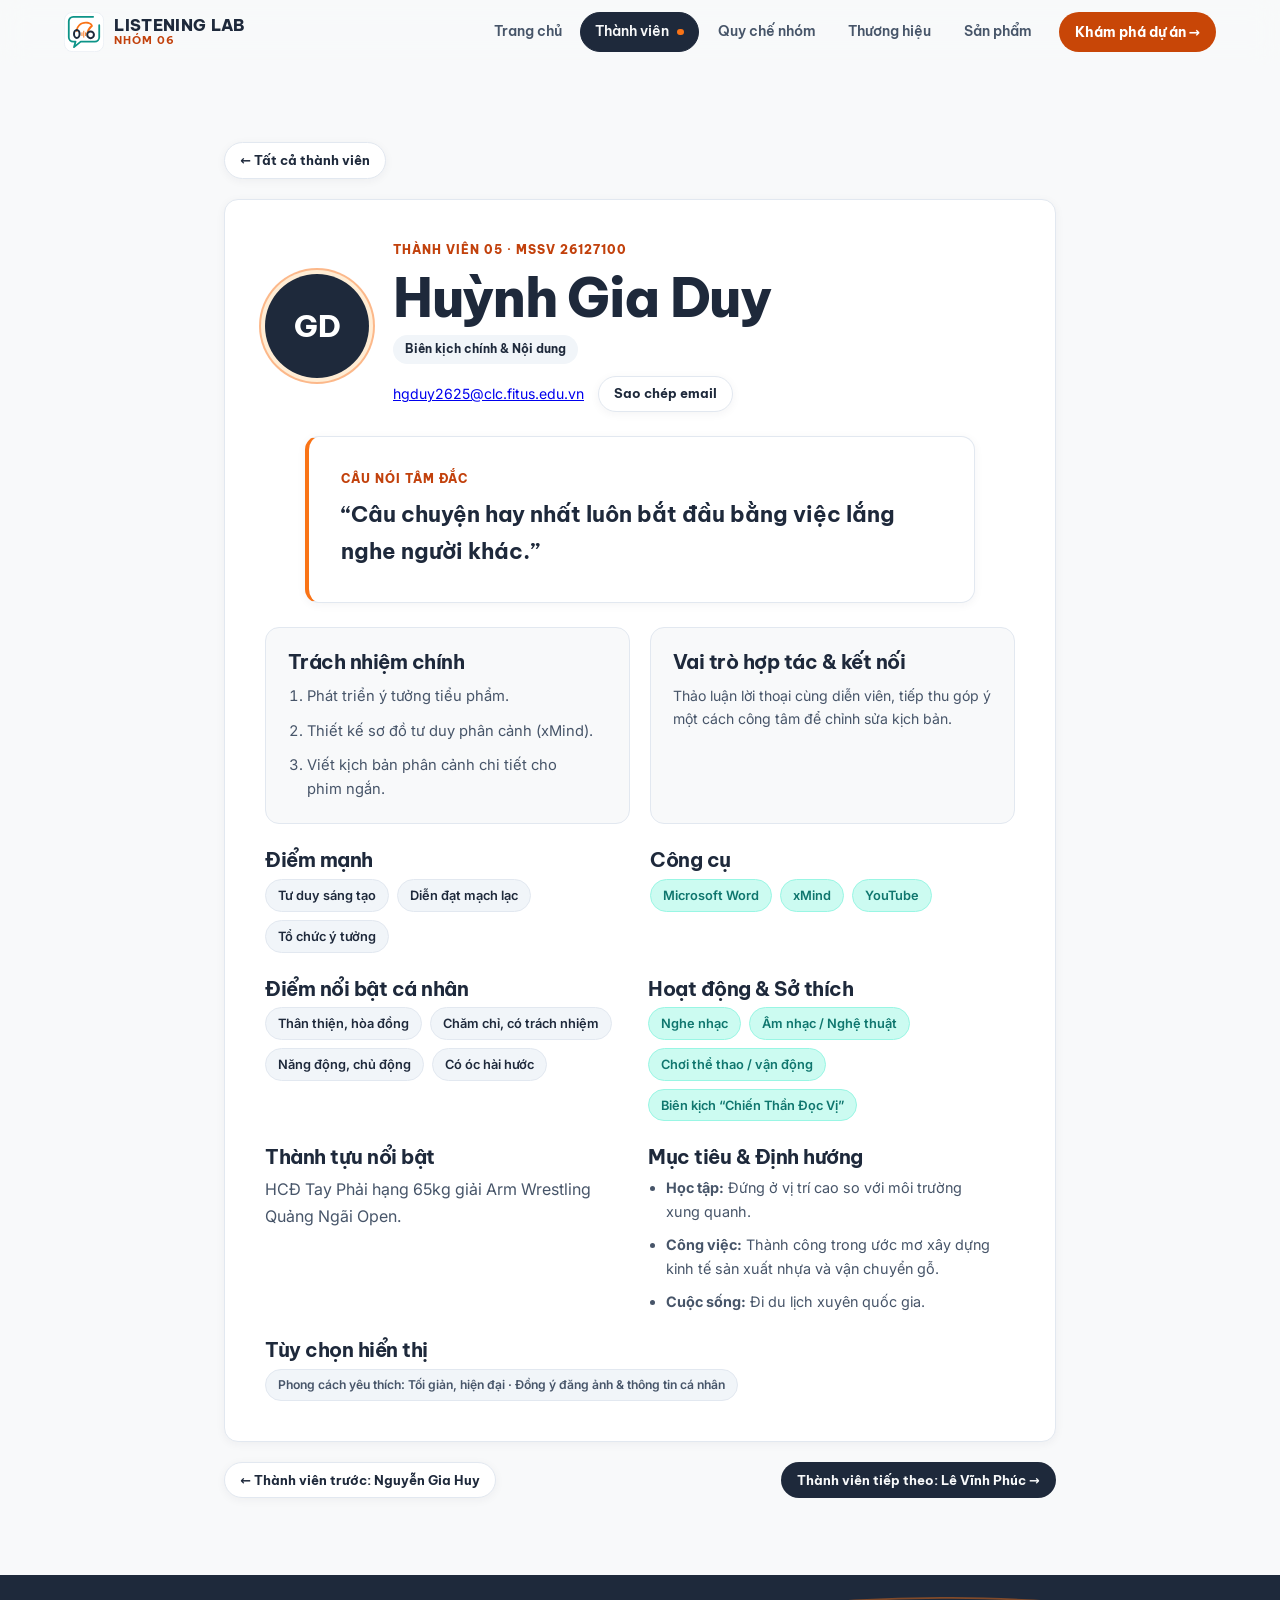
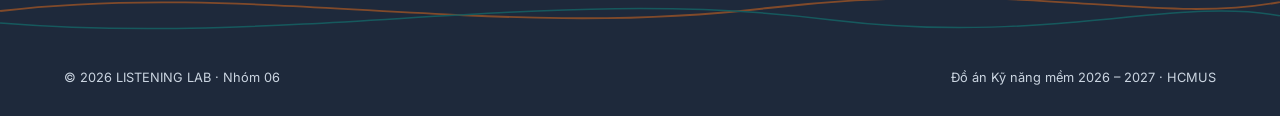
<file: thanh-vien/huynh-gia-duy.html>
<!DOCTYPE html>
<html lang="vi">
<head>
  <meta charset="utf-8">
  <meta name="viewport" content="width=device-width, initial-scale=1.0">
  <title>Huỳnh Gia Duy – Thành viên LISTENING LAB</title>
  <meta name="description" content="Hồ sơ thành viên Huỳnh Gia Duy (MSSV 26127100) – Biên kịch chính & Nội dung của LISTENING LAB (Nhóm 06).">
  <link rel="icon" type="image/svg+xml" href="../assets/favicon.svg">
  <link rel="alternate icon" type="image/png" href="../assets/logo-dark.png">
  <link rel="apple-touch-icon" href="../assets/logo-dark.png">
  <link rel="preconnect" href="https://fonts.googleapis.com">
  <link rel="preconnect" href="https://fonts.gstatic.com" crossorigin>
  <link href="https://fonts.googleapis.com/css2?family=Be+Vietnam+Pro:wght@500;600;700;800&family=Inter:wght@400;500;600;700&display=swap" rel="stylesheet">
  <link rel="stylesheet" href="../styles/main.css">
</head>
<body>
  <a class="skip-link visually-hidden" href="#noi-dung-chinh">Bỏ qua đến nội dung chính</a>

  <header class="site-header" data-scrolled="false">
    <div class="header-inner">
      <a class="brand-link" href="../index.html">
        <svg class="brand-mark" viewBox="0 0 1024 1024" fill="none" aria-hidden="true">
          <path d="M248 8H776C930 8 1016 94 1016 248V776C1016 930 930 1016 776 1016H248C94 1016 8 930 8 776V248C8 94 94 8 248 8Z" fill="#FFFFFF" stroke="#E2E8F0" stroke-width="16"/>
          <path d="M746 122.5H235A112.5 112.5 0 0 0 122.5 235V645A112.5 112.5 0 0 0 235 757.5H296L256 900L428 757.5H789A112.5 112.5 0 0 0 901.5 645V338" stroke="#0D9488" stroke-width="46" stroke-linecap="round" stroke-linejoin="round"/>
          <path d="M327 514A21 21 0 0 1 306 493C307 355 415 248 560 248C660 248 728 298 738 352C740 364 734 373 722 382C692 406 655 460 618 530L574 560C582 475 628 395 688 348C676 312 618 293 560 293C438 293 350 380 348 493A21 21 0 0 1 327 514Z" fill="#F97316"/>
          <line x1="460" y1="532" x2="460" y2="604" stroke="#F97316" stroke-width="24" stroke-linecap="round"/>
          <line x1="506" y1="491" x2="506" y2="645" stroke="#F97316" stroke-width="24" stroke-linecap="round"/>
          <line x1="552.5" y1="532" x2="552.5" y2="604" stroke="#F97316" stroke-width="24" stroke-linecap="round"/>
          <ellipse cx="327.5" cy="563" rx="71.25" ry="101.75" stroke="#1E293B" stroke-width="50.5"/>
          <circle cx="680.5" cy="583" r="86.5" stroke="#1E293B" stroke-width="50.5"/>
        </svg>
        <span class="brand-text">
          <span class="brand-name">LISTENING LAB</span>
          <span class="brand-sub">NHÓM 06</span>
        </span>
      </a>

      <nav class="site-nav" aria-label="Điều hướng chính">
        <button class="menu-button" type="button" popovertarget="site-menu" popovertargetaction="toggle" aria-controls="site-menu">
          <svg width="18" height="18" viewBox="0 0 24 24" fill="none" stroke="currentColor" stroke-width="2.2" stroke-linecap="round" aria-hidden="true">
            <path d="M4 7h16M4 12h16M4 17h16"/>
          </svg>
          <span>Mở menu</span>
        </button>

        <ul id="site-menu" class="site-menu" popover="auto">
          <li><a href="../index.html">Trang chủ</a></li>
          <li><a href="../thanh-vien.html" aria-current="page">Thành viên</a></li>
          <li><a href="../quy-che.html">Quy chế nhóm</a></li>
          <li><a href="../thuong-hieu.html">Thương hiệu</a></li>
          <li><a href="../san-pham.html">Sản phẩm</a></li>
        </ul>

        <a class="header-cta" href="../index.html#tong-quan">Khám phá dự án →</a>
      </nav>
    </div>
  </header>

  <main id="noi-dung-chinh" tabindex="-1">
    <section class="sec">
      <div class="container stack-md" style="max-inline-size: 52rem;">
        <div><a class="btn btn--card btn--sm" href="../thanh-vien.html">← Tất cả thành viên</a></div>

        <article class="card-v2" style="padding: clamp(1.5rem, 3.5vw, 2.5rem); gap: 1.5rem;">
          <div class="row-between" style="justify-content: flex-start; gap: 1.5rem;">
            <div class="avatar-ring avatar-ring--lg" aria-hidden="true">GD</div>
            <div class="stack-xs">
              <span class="eyebrow">Thành viên 05 · MSSV 26127100</span>
              <h1>Huỳnh Gia Duy</h1>
              <span class="member-role-pill">Biên kịch chính &amp; Nội dung</span>
              <div class="btn-row" style="margin-block-start: 0.35rem;">
                <a class="text-sm" href="mailto:hgduy2625@clc.fitus.edu.vn">hgduy2625@clc.fitus.edu.vn</a>
                <button class="btn btn--card btn--sm" type="button" data-copy-value="hgduy2625@clc.fitus.edu.vn" data-copy-label="Đã sao chép email của Huỳnh Gia Duy">Sao chép email</button>
              </div>
            </div>
          </div>

          <blockquote class="callout-v2" style="margin-block: 0;">
            <span class="callout-v2__label">Câu nói tâm đắc</span>
            <p>“Câu chuyện hay nhất luôn bắt đầu bằng việc lắng nghe người khác.”</p>
          </blockquote>

          <div class="grid-2">
            <div class="step-card">
              <h2 class="profile-h2">Trách nhiệm chính</h2>
              <ol class="rule-ol">
                <li>Phát triển ý tưởng tiểu phẩm.</li>
                <li>Thiết kế sơ đồ tư duy phân cảnh (xMind).</li>
                <li>Viết kịch bản phân cảnh chi tiết cho phim ngắn.</li>
              </ol>
            </div>
            <div class="step-card">
              <h2 class="profile-h2">Vai trò hợp tác &amp; kết nối</h2>
              <p class="text-sm">Thảo luận lời thoại cùng diễn viên, tiếp thu góp ý một cách công tâm để chỉnh sửa kịch bản.</p>
            </div>
          </div>

          <div class="grid-2">
            <div class="stack-xs">
              <h2 class="profile-h2">Điểm mạnh</h2>
              <ul class="chip-list">
                <li class="chip">Tư duy sáng tạo</li>
                <li class="chip">Diễn đạt mạch lạc</li>
                <li class="chip">Tổ chức ý tưởng</li>
              </ul>
            </div>
            <div class="stack-xs">
              <h2 class="profile-h2">Công cụ</h2>
              <ul class="chip-list">
                <li class="chip chip--teal">Microsoft Word</li>
                <li class="chip chip--teal">xMind</li>
                <li class="chip chip--teal">YouTube</li>
              </ul>
            </div>
          </div>

          <div class="profile-kv-grid">
            <div class="stack-xs">
              <h2 class="profile-h2">Điểm nổi bật cá nhân</h2>
              <ul class="chip-list">
                <li class="chip">Thân thiện, hòa đồng</li>
                <li class="chip">Chăm chỉ, có trách nhiệm</li>
                <li class="chip">Năng động, chủ động</li>
                <li class="chip">Có óc hài hước</li>
              </ul>
            </div>
            <div class="stack-xs">
              <h2 class="profile-h2">Hoạt động &amp; Sở thích</h2>
              <ul class="chip-list">
                <li class="chip chip--teal">Nghe nhạc</li>
                <li class="chip chip--teal">Âm nhạc / Nghệ thuật</li>
                <li class="chip chip--teal">Chơi thể thao / vận động</li>
                <li class="chip chip--teal">Biên kịch “Chiến Thần Đọc Vị”</li>
              </ul>
            </div>
          </div>

          <div class="profile-kv-grid">
            <div class="stack-xs">
              <h2 class="profile-h2">Thành tựu nổi bật</h2>
              <p class="text-muted">HCĐ Tay Phải hạng 65kg giải Arm Wrestling Quảng Ngãi Open.</p>
            </div>
            <div class="stack-xs">
              <h2 class="profile-h2">Mục tiêu &amp; Định hướng</h2>
              <ul class="rule-ul">
                <li><strong>Học tập:</strong> Đứng ở vị trí cao so với môi trường xung quanh.</li>
                <li><strong>Công việc:</strong> Thành công trong ước mơ xây dựng kinh tế sản xuất nhựa và vận chuyển gỗ.</li>
                <li><strong>Cuộc sống:</strong> Đi du lịch xuyên quốc gia.</li>
              </ul>
            </div>
          </div>

          <div class="stack-xs">
            <h2 class="profile-h2">Tùy chọn hiển thị</h2>
            <span class="consent-note">Phong cách yêu thích: Tối giản, hiện đại · Đồng ý đăng ảnh &amp; thông tin cá nhân</span>
          </div>
        </article>

        <div class="row-between">
          <a class="btn btn--card btn--sm" href="nguyen-gia-huy.html">← Thành viên trước: Nguyễn Gia Huy</a>
          <a class="btn btn--primary btn--sm" href="le-vinh-phuc.html">Thành viên tiếp theo: Lê Vĩnh Phúc →</a>
        </div>
      </div>
    </section>
  </main>

  <footer class="site-footer">
    <svg class="footer-wave" viewBox="0 0 1200 120" fill="none" preserveAspectRatio="none" aria-hidden="true">
      <path d="M0 60 C240 10, 460 110, 720 55 C960 5, 1080 85, 1200 45" stroke="#F97316" stroke-width="3"/>
      <path d="M0 80 C280 120, 520 15, 780 75 C980 118, 1100 35, 1200 68" stroke="#0D9488" stroke-width="2.5"/>
    </svg>
    <div class="container">
      <div class="footer-bottom">
        <span>© 2026 LISTENING LAB · Nhóm 06</span>
        <span>Đồ án Kỹ năng mềm 2026 – 2027 · HCMUS</span>
      </div>
    </div>
  </footer>

  <div id="toast-live" class="toast-live" role="status" aria-live="polite"></div>
  <script src="../scripts/app.js" defer></script>
</body>
</html>
</file>
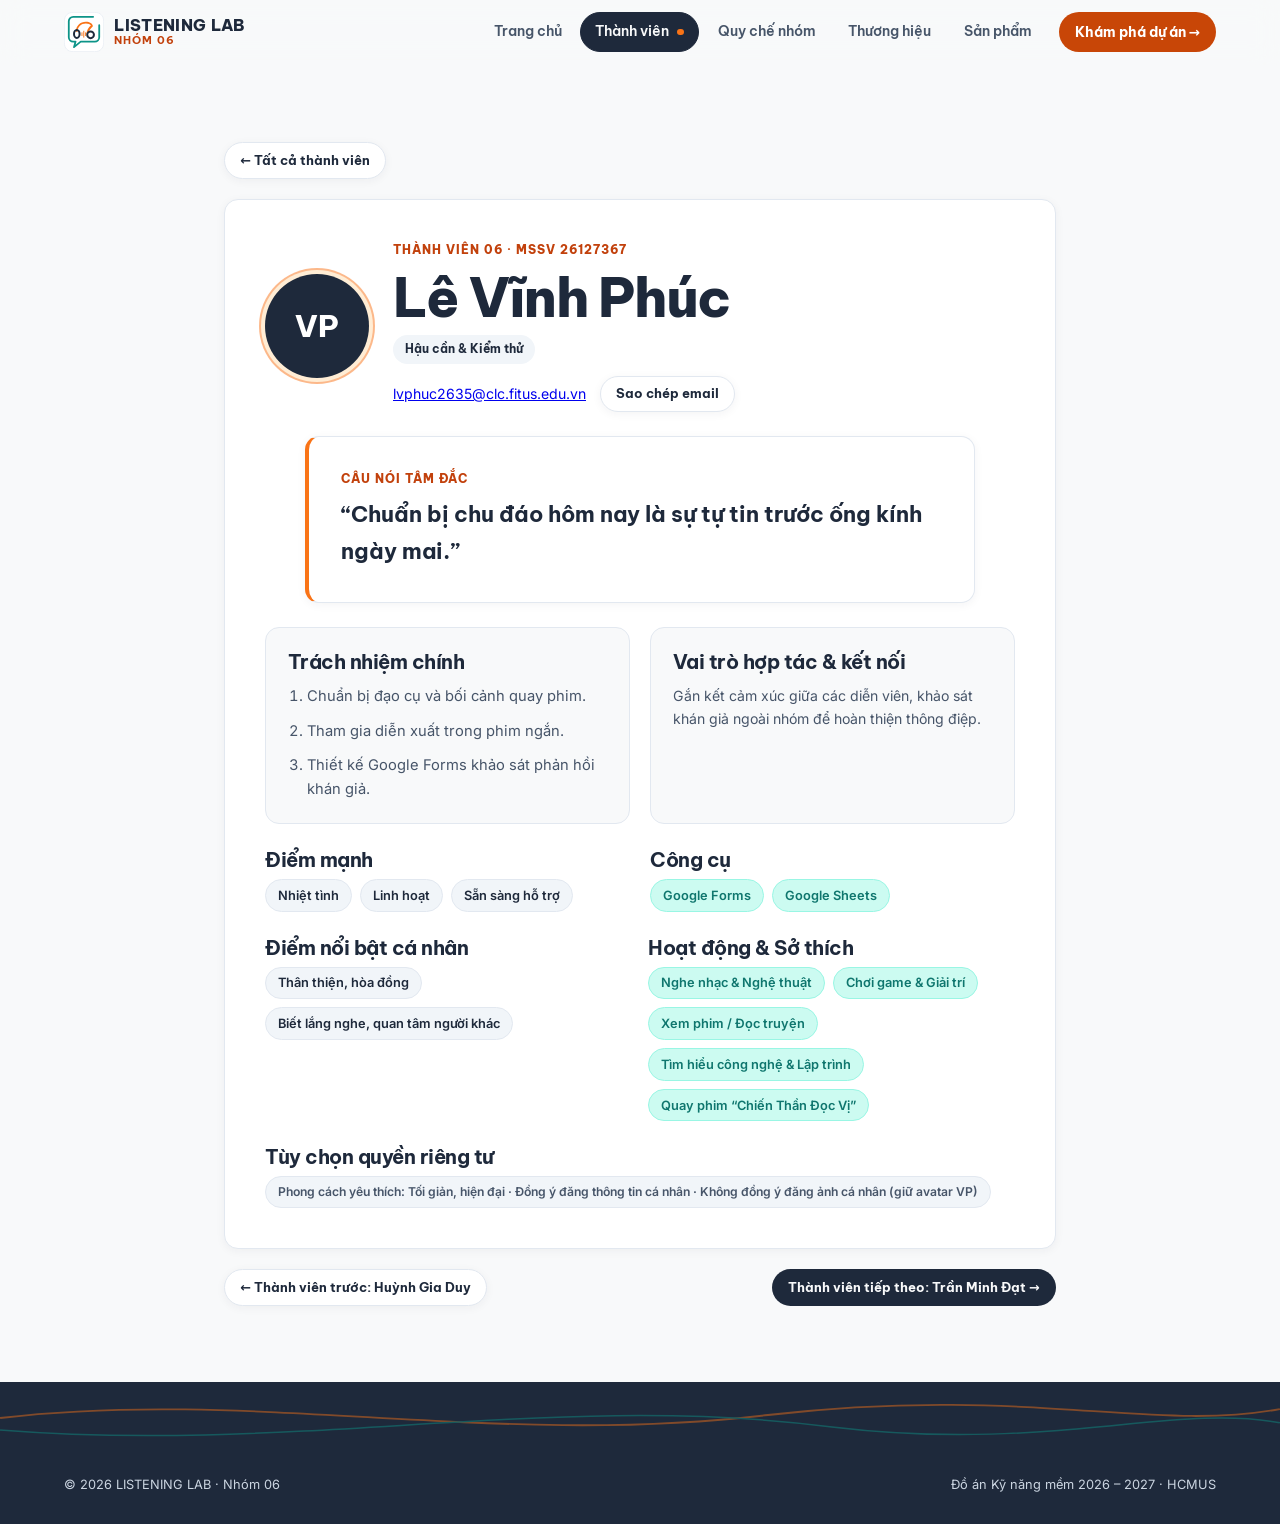
<file: thanh-vien/le-vinh-phuc.html>
<!DOCTYPE html>
<html lang="vi">
<head>
  <meta charset="utf-8">
  <meta name="viewport" content="width=device-width, initial-scale=1.0">
  <title>Lê Vĩnh Phúc – Thành viên LISTENING LAB</title>
  <meta name="description" content="Hồ sơ thành viên Lê Vĩnh Phúc (MSSV 26127367) – Hậu cần & Kiểm thử của LISTENING LAB (Nhóm 06).">
  <link rel="icon" type="image/svg+xml" href="../assets/favicon.svg">
  <link rel="alternate icon" type="image/png" href="../assets/logo-dark.png">
  <link rel="apple-touch-icon" href="../assets/logo-dark.png">
  <link rel="preconnect" href="https://fonts.googleapis.com">
  <link rel="preconnect" href="https://fonts.gstatic.com" crossorigin>
  <link href="https://fonts.googleapis.com/css2?family=Be+Vietnam+Pro:wght@500;600;700;800&family=Inter:wght@400;500;600;700&display=swap" rel="stylesheet">
  <link rel="stylesheet" href="../styles/main.css">
</head>
<body>
  <a class="skip-link visually-hidden" href="#noi-dung-chinh">Bỏ qua đến nội dung chính</a>

  <header class="site-header" data-scrolled="false">
    <div class="header-inner">
      <a class="brand-link" href="../index.html">
        <svg class="brand-mark" viewBox="0 0 1024 1024" fill="none" aria-hidden="true">
          <path d="M248 8H776C930 8 1016 94 1016 248V776C1016 930 930 1016 776 1016H248C94 1016 8 930 8 776V248C8 94 94 8 248 8Z" fill="#FFFFFF" stroke="#E2E8F0" stroke-width="16"/>
          <path d="M746 122.5H235A112.5 112.5 0 0 0 122.5 235V645A112.5 112.5 0 0 0 235 757.5H296L256 900L428 757.5H789A112.5 112.5 0 0 0 901.5 645V338" stroke="#0D9488" stroke-width="46" stroke-linecap="round" stroke-linejoin="round"/>
          <path d="M327 514A21 21 0 0 1 306 493C307 355 415 248 560 248C660 248 728 298 738 352C740 364 734 373 722 382C692 406 655 460 618 530L574 560C582 475 628 395 688 348C676 312 618 293 560 293C438 293 350 380 348 493A21 21 0 0 1 327 514Z" fill="#F97316"/>
          <line x1="460" y1="532" x2="460" y2="604" stroke="#F97316" stroke-width="24" stroke-linecap="round"/>
          <line x1="506" y1="491" x2="506" y2="645" stroke="#F97316" stroke-width="24" stroke-linecap="round"/>
          <line x1="552.5" y1="532" x2="552.5" y2="604" stroke="#F97316" stroke-width="24" stroke-linecap="round"/>
          <ellipse cx="327.5" cy="563" rx="71.25" ry="101.75" stroke="#1E293B" stroke-width="50.5"/>
          <circle cx="680.5" cy="583" r="86.5" stroke="#1E293B" stroke-width="50.5"/>
        </svg>
        <span class="brand-text">
          <span class="brand-name">LISTENING LAB</span>
          <span class="brand-sub">NHÓM 06</span>
        </span>
      </a>

      <nav class="site-nav" aria-label="Điều hướng chính">
        <button class="menu-button" type="button" popovertarget="site-menu" popovertargetaction="toggle" aria-controls="site-menu">
          <svg width="18" height="18" viewBox="0 0 24 24" fill="none" stroke="currentColor" stroke-width="2.2" stroke-linecap="round" aria-hidden="true">
            <path d="M4 7h16M4 12h16M4 17h16"/>
          </svg>
          <span>Mở menu</span>
        </button>

        <ul id="site-menu" class="site-menu" popover="auto">
          <li><a href="../index.html">Trang chủ</a></li>
          <li><a href="../thanh-vien.html" aria-current="page">Thành viên</a></li>
          <li><a href="../quy-che.html">Quy chế nhóm</a></li>
          <li><a href="../thuong-hieu.html">Thương hiệu</a></li>
          <li><a href="../san-pham.html">Sản phẩm</a></li>
        </ul>

        <a class="header-cta" href="../index.html#tong-quan">Khám phá dự án →</a>
      </nav>
    </div>
  </header>

  <main id="noi-dung-chinh" tabindex="-1">
    <section class="sec">
      <div class="container stack-md" style="max-inline-size: 52rem;">
        <div><a class="btn btn--card btn--sm" href="../thanh-vien.html">← Tất cả thành viên</a></div>

        <article class="card-v2" style="padding: clamp(1.5rem, 3.5vw, 2.5rem); gap: 1.5rem;">
          <div class="row-between" style="justify-content: flex-start; gap: 1.5rem;">
            <div class="avatar-ring avatar-ring--lg" aria-hidden="true">VP</div>
            <div class="stack-xs">
              <span class="eyebrow">Thành viên 06 · MSSV 26127367</span>
              <h1>Lê Vĩnh Phúc</h1>
              <span class="member-role-pill">Hậu cần &amp; Kiểm thử</span>
              <div class="btn-row" style="margin-block-start: 0.35rem;">
                <a class="text-sm" href="mailto:lvphuc2635@clc.fitus.edu.vn">lvphuc2635@clc.fitus.edu.vn</a>
                <button class="btn btn--card btn--sm" type="button" data-copy-value="lvphuc2635@clc.fitus.edu.vn" data-copy-label="Đã sao chép email của Lê Vĩnh Phúc">Sao chép email</button>
              </div>
            </div>
          </div>

          <blockquote class="callout-v2" style="margin-block: 0;">
            <span class="callout-v2__label">Câu nói tâm đắc</span>
            <p>“Chuẩn bị chu đáo hôm nay là sự tự tin trước ống kính ngày mai.”</p>
          </blockquote>

          <div class="grid-2">
            <div class="step-card">
              <h2 class="profile-h2">Trách nhiệm chính</h2>
              <ol class="rule-ol">
                <li>Chuẩn bị đạo cụ và bối cảnh quay phim.</li>
                <li>Tham gia diễn xuất trong phim ngắn.</li>
                <li>Thiết kế Google Forms khảo sát phản hồi khán giả.</li>
              </ol>
            </div>
            <div class="step-card">
              <h2 class="profile-h2">Vai trò hợp tác &amp; kết nối</h2>
              <p class="text-sm">Gắn kết cảm xúc giữa các diễn viên, khảo sát khán giả ngoài nhóm để hoàn thiện thông điệp.</p>
            </div>
          </div>

          <div class="grid-2">
            <div class="stack-xs">
              <h2 class="profile-h2">Điểm mạnh</h2>
              <ul class="chip-list">
                <li class="chip">Nhiệt tình</li>
                <li class="chip">Linh hoạt</li>
                <li class="chip">Sẵn sàng hỗ trợ</li>
              </ul>
            </div>
            <div class="stack-xs">
              <h2 class="profile-h2">Công cụ</h2>
              <ul class="chip-list">
                <li class="chip chip--teal">Google Forms</li>
                <li class="chip chip--teal">Google Sheets</li>
              </ul>
            </div>
          </div>

          <div class="profile-kv-grid">
            <div class="stack-xs">
              <h2 class="profile-h2">Điểm nổi bật cá nhân</h2>
              <ul class="chip-list">
                <li class="chip">Thân thiện, hòa đồng</li>
                <li class="chip">Biết lắng nghe, quan tâm người khác</li>
              </ul>
            </div>
            <div class="stack-xs">
              <h2 class="profile-h2">Hoạt động &amp; Sở thích</h2>
              <ul class="chip-list">
                <li class="chip chip--teal">Nghe nhạc &amp; Nghệ thuật</li>
                <li class="chip chip--teal">Chơi game &amp; Giải trí</li>
                <li class="chip chip--teal">Xem phim / Đọc truyện</li>
                <li class="chip chip--teal">Tìm hiểu công nghệ &amp; Lập trình</li>
                <li class="chip chip--teal">Quay phim “Chiến Thần Đọc Vị”</li>
              </ul>
            </div>
          </div>

          <div class="stack-xs">
            <h2 class="profile-h2">Tùy chọn quyền riêng tư</h2>
            <span class="consent-note">Phong cách yêu thích: Tối giản, hiện đại · Đồng ý đăng thông tin cá nhân · Không đồng ý đăng ảnh cá nhân (giữ avatar VP)</span>
          </div>
        </article>

        <div class="row-between">
          <a class="btn btn--card btn--sm" href="huynh-gia-duy.html">← Thành viên trước: Huỳnh Gia Duy</a>
          <a class="btn btn--primary btn--sm" href="tran-minh-dat.html">Thành viên tiếp theo: Trần Minh Đạt →</a>
        </div>
      </div>
    </section>
  </main>

  <footer class="site-footer">
    <svg class="footer-wave" viewBox="0 0 1200 120" fill="none" preserveAspectRatio="none" aria-hidden="true">
      <path d="M0 60 C240 10, 460 110, 720 55 C960 5, 1080 85, 1200 45" stroke="#F97316" stroke-width="3"/>
      <path d="M0 80 C280 120, 520 15, 780 75 C980 118, 1100 35, 1200 68" stroke="#0D9488" stroke-width="2.5"/>
    </svg>
    <div class="container">
      <div class="footer-bottom">
        <span>© 2026 LISTENING LAB · Nhóm 06</span>
        <span>Đồ án Kỹ năng mềm 2026 – 2027 · HCMUS</span>
      </div>
    </div>
  </footer>

  <div id="toast-live" class="toast-live" role="status" aria-live="polite"></div>
  <script src="../scripts/app.js" defer></script>
</body>
</html>
</file>
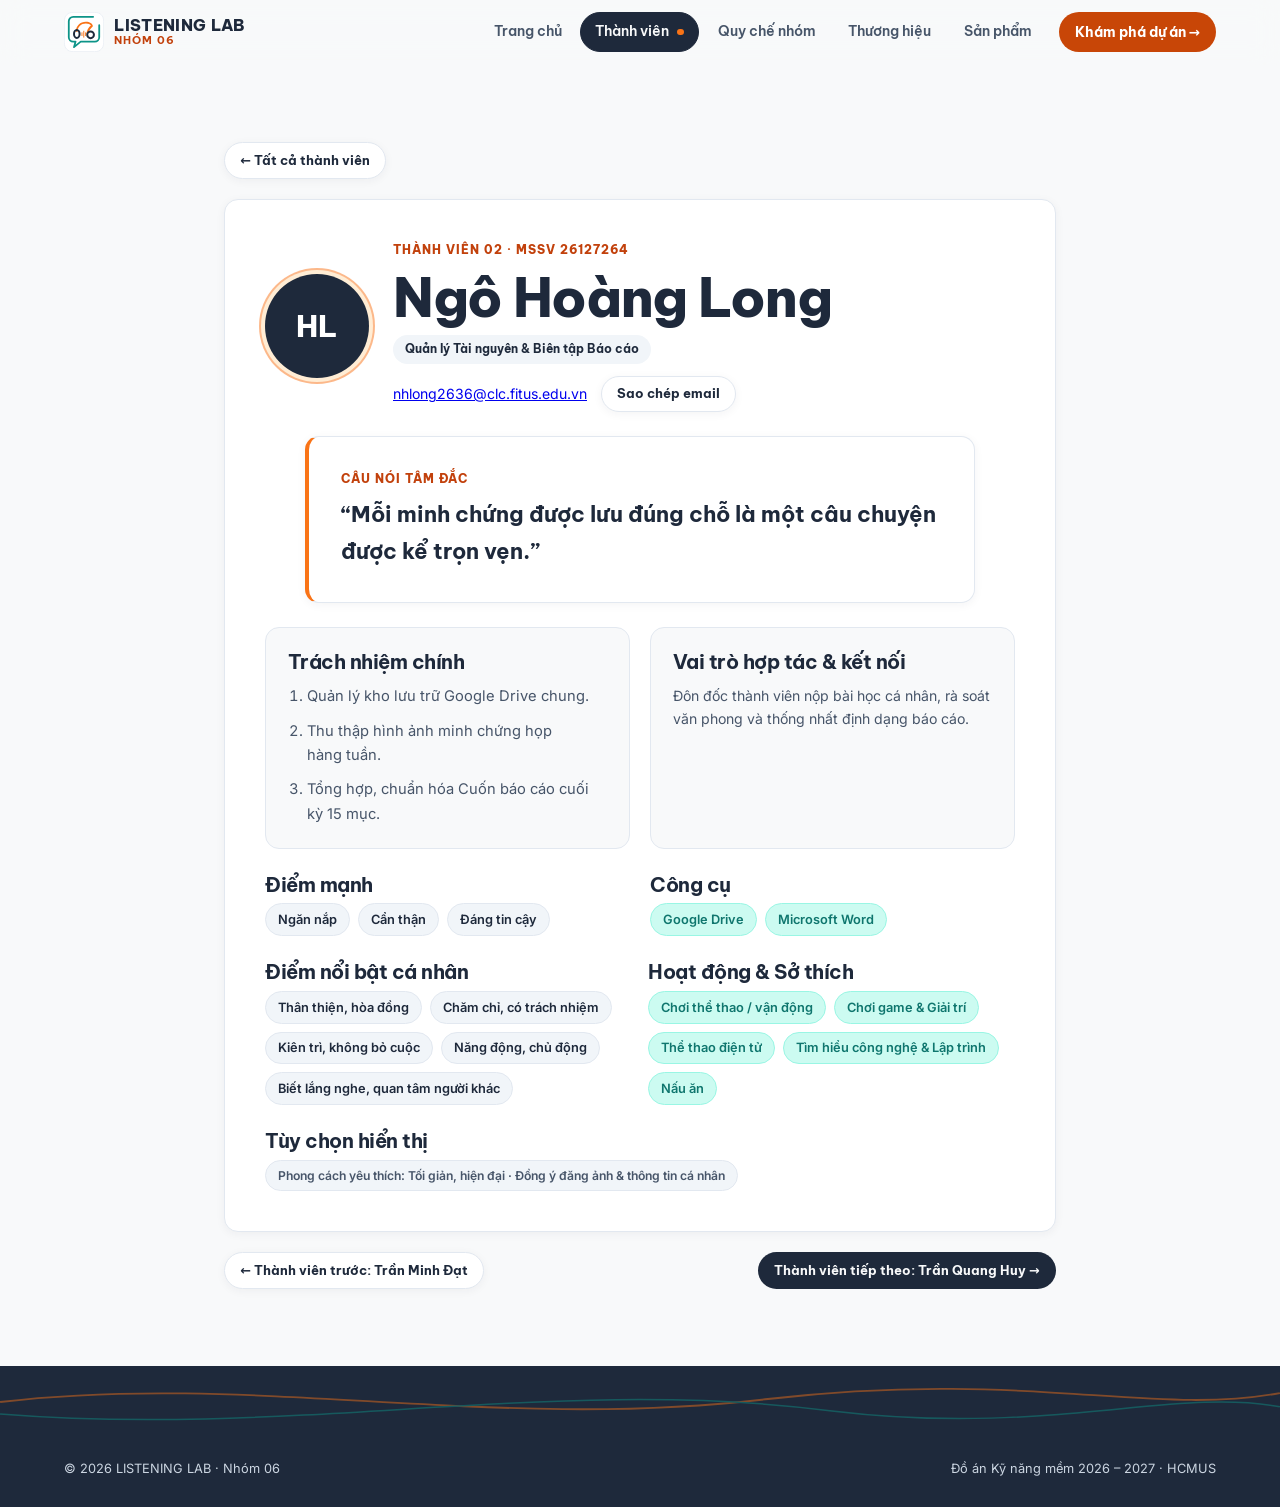
<file: thanh-vien/ngo-hoang-long.html>
<!DOCTYPE html>
<html lang="vi">
<head>
  <meta charset="utf-8">
  <meta name="viewport" content="width=device-width, initial-scale=1.0">
  <title>Ngô Hoàng Long – Thành viên LISTENING LAB</title>
  <meta name="description" content="Hồ sơ thành viên Ngô Hoàng Long (MSSV 26127264) – Quản lý Tài nguyên & Biên tập Báo cáo của LISTENING LAB (Nhóm 06).">
  <link rel="icon" type="image/svg+xml" href="../assets/favicon.svg">
  <link rel="alternate icon" type="image/png" href="../assets/logo-dark.png">
  <link rel="apple-touch-icon" href="../assets/logo-dark.png">
  <link rel="preconnect" href="https://fonts.googleapis.com">
  <link rel="preconnect" href="https://fonts.gstatic.com" crossorigin>
  <link href="https://fonts.googleapis.com/css2?family=Be+Vietnam+Pro:wght@500;600;700;800&family=Inter:wght@400;500;600;700&display=swap" rel="stylesheet">
  <link rel="stylesheet" href="../styles/main.css">
</head>
<body>
  <a class="skip-link visually-hidden" href="#noi-dung-chinh">Bỏ qua đến nội dung chính</a>

  <header class="site-header" data-scrolled="false">
    <div class="header-inner">
      <a class="brand-link" href="../index.html">
        <svg class="brand-mark" viewBox="0 0 1024 1024" fill="none" aria-hidden="true">
          <path d="M248 8H776C930 8 1016 94 1016 248V776C1016 930 930 1016 776 1016H248C94 1016 8 930 8 776V248C8 94 94 8 248 8Z" fill="#FFFFFF" stroke="#E2E8F0" stroke-width="16"/>
          <path d="M746 122.5H235A112.5 112.5 0 0 0 122.5 235V645A112.5 112.5 0 0 0 235 757.5H296L256 900L428 757.5H789A112.5 112.5 0 0 0 901.5 645V338" stroke="#0D9488" stroke-width="46" stroke-linecap="round" stroke-linejoin="round"/>
          <path d="M327 514A21 21 0 0 1 306 493C307 355 415 248 560 248C660 248 728 298 738 352C740 364 734 373 722 382C692 406 655 460 618 530L574 560C582 475 628 395 688 348C676 312 618 293 560 293C438 293 350 380 348 493A21 21 0 0 1 327 514Z" fill="#F97316"/>
          <line x1="460" y1="532" x2="460" y2="604" stroke="#F97316" stroke-width="24" stroke-linecap="round"/>
          <line x1="506" y1="491" x2="506" y2="645" stroke="#F97316" stroke-width="24" stroke-linecap="round"/>
          <line x1="552.5" y1="532" x2="552.5" y2="604" stroke="#F97316" stroke-width="24" stroke-linecap="round"/>
          <ellipse cx="327.5" cy="563" rx="71.25" ry="101.75" stroke="#1E293B" stroke-width="50.5"/>
          <circle cx="680.5" cy="583" r="86.5" stroke="#1E293B" stroke-width="50.5"/>
        </svg>
        <span class="brand-text">
          <span class="brand-name">LISTENING LAB</span>
          <span class="brand-sub">NHÓM 06</span>
        </span>
      </a>

      <nav class="site-nav" aria-label="Điều hướng chính">
        <button class="menu-button" type="button" popovertarget="site-menu" popovertargetaction="toggle" aria-controls="site-menu">
          <svg width="18" height="18" viewBox="0 0 24 24" fill="none" stroke="currentColor" stroke-width="2.2" stroke-linecap="round" aria-hidden="true">
            <path d="M4 7h16M4 12h16M4 17h16"/>
          </svg>
          <span>Mở menu</span>
        </button>

        <ul id="site-menu" class="site-menu" popover="auto">
          <li><a href="../index.html">Trang chủ</a></li>
          <li><a href="../thanh-vien.html" aria-current="page">Thành viên</a></li>
          <li><a href="../quy-che.html">Quy chế nhóm</a></li>
          <li><a href="../thuong-hieu.html">Thương hiệu</a></li>
          <li><a href="../san-pham.html">Sản phẩm</a></li>
        </ul>

        <a class="header-cta" href="../index.html#tong-quan">Khám phá dự án →</a>
      </nav>
    </div>
  </header>

  <main id="noi-dung-chinh" tabindex="-1">
    <section class="sec">
      <div class="container stack-md" style="max-inline-size: 52rem;">
        <div><a class="btn btn--card btn--sm" href="../thanh-vien.html">← Tất cả thành viên</a></div>

        <article class="card-v2" style="padding: clamp(1.5rem, 3.5vw, 2.5rem); gap: 1.5rem;">
          <div class="row-between" style="justify-content: flex-start; gap: 1.5rem;">
            <div class="avatar-ring avatar-ring--lg" aria-hidden="true">HL</div>
            <div class="stack-xs">
              <span class="eyebrow">Thành viên 02 · MSSV 26127264</span>
              <h1>Ngô Hoàng Long</h1>
              <span class="member-role-pill">Quản lý Tài nguyên &amp; Biên tập Báo cáo</span>
              <div class="btn-row" style="margin-block-start: 0.35rem;">
                <a class="text-sm" href="mailto:nhlong2636@clc.fitus.edu.vn">nhlong2636@clc.fitus.edu.vn</a>
                <button class="btn btn--card btn--sm" type="button" data-copy-value="nhlong2636@clc.fitus.edu.vn" data-copy-label="Đã sao chép email của Ngô Hoàng Long">Sao chép email</button>
              </div>
            </div>
          </div>

          <blockquote class="callout-v2" style="margin-block: 0;">
            <span class="callout-v2__label">Câu nói tâm đắc</span>
            <p>“Mỗi minh chứng được lưu đúng chỗ là một câu chuyện được kể trọn vẹn.”</p>
          </blockquote>

          <div class="grid-2">
            <div class="step-card">
              <h2 class="profile-h2">Trách nhiệm chính</h2>
              <ol class="rule-ol">
                <li>Quản lý kho lưu trữ Google Drive chung.</li>
                <li>Thu thập hình ảnh minh chứng họp hàng tuần.</li>
                <li>Tổng hợp, chuẩn hóa Cuốn báo cáo cuối kỳ 15 mục.</li>
              </ol>
            </div>
            <div class="step-card">
              <h2 class="profile-h2">Vai trò hợp tác &amp; kết nối</h2>
              <p class="text-sm">Đôn đốc thành viên nộp bài học cá nhân, rà soát văn phong và thống nhất định dạng báo cáo.</p>
            </div>
          </div>

          <div class="grid-2">
            <div class="stack-xs">
              <h2 class="profile-h2">Điểm mạnh</h2>
              <ul class="chip-list">
                <li class="chip">Ngăn nắp</li>
                <li class="chip">Cẩn thận</li>
                <li class="chip">Đáng tin cậy</li>
              </ul>
            </div>
            <div class="stack-xs">
              <h2 class="profile-h2">Công cụ</h2>
              <ul class="chip-list">
                <li class="chip chip--teal">Google Drive</li>
                <li class="chip chip--teal">Microsoft Word</li>
              </ul>
            </div>
          </div>

          <div class="profile-kv-grid">
            <div class="stack-xs">
              <h2 class="profile-h2">Điểm nổi bật cá nhân</h2>
              <ul class="chip-list">
                <li class="chip">Thân thiện, hòa đồng</li>
                <li class="chip">Chăm chỉ, có trách nhiệm</li>
                <li class="chip">Kiên trì, không bỏ cuộc</li>
                <li class="chip">Năng động, chủ động</li>
                <li class="chip">Biết lắng nghe, quan tâm người khác</li>
              </ul>
            </div>
            <div class="stack-xs">
              <h2 class="profile-h2">Hoạt động &amp; Sở thích</h2>
              <ul class="chip-list">
                <li class="chip chip--teal">Chơi thể thao / vận động</li>
                <li class="chip chip--teal">Chơi game &amp; Giải trí</li>
                <li class="chip chip--teal">Thể thao điện tử</li>
                <li class="chip chip--teal">Tìm hiểu công nghệ &amp; Lập trình</li>
                <li class="chip chip--teal">Nấu ăn</li>
              </ul>
            </div>
          </div>

          <div class="stack-xs">
            <h2 class="profile-h2">Tùy chọn hiển thị</h2>
            <span class="consent-note">Phong cách yêu thích: Tối giản, hiện đại · Đồng ý đăng ảnh &amp; thông tin cá nhân</span>
          </div>
        </article>

        <div class="row-between">
          <a class="btn btn--card btn--sm" href="tran-minh-dat.html">← Thành viên trước: Trần Minh Đạt</a>
          <a class="btn btn--primary btn--sm" href="tran-quang-huy.html">Thành viên tiếp theo: Trần Quang Huy →</a>
        </div>
      </div>
    </section>
  </main>

  <footer class="site-footer">
    <svg class="footer-wave" viewBox="0 0 1200 120" fill="none" preserveAspectRatio="none" aria-hidden="true">
      <path d="M0 60 C240 10, 460 110, 720 55 C960 5, 1080 85, 1200 45" stroke="#F97316" stroke-width="3"/>
      <path d="M0 80 C280 120, 520 15, 780 75 C980 118, 1100 35, 1200 68" stroke="#0D9488" stroke-width="2.5"/>
    </svg>
    <div class="container">
      <div class="footer-bottom">
        <span>© 2026 LISTENING LAB · Nhóm 06</span>
        <span>Đồ án Kỹ năng mềm 2026 – 2027 · HCMUS</span>
      </div>
    </div>
  </footer>

  <div id="toast-live" class="toast-live" role="status" aria-live="polite"></div>
  <script src="../scripts/app.js" defer></script>
</body>
</html>
</file>
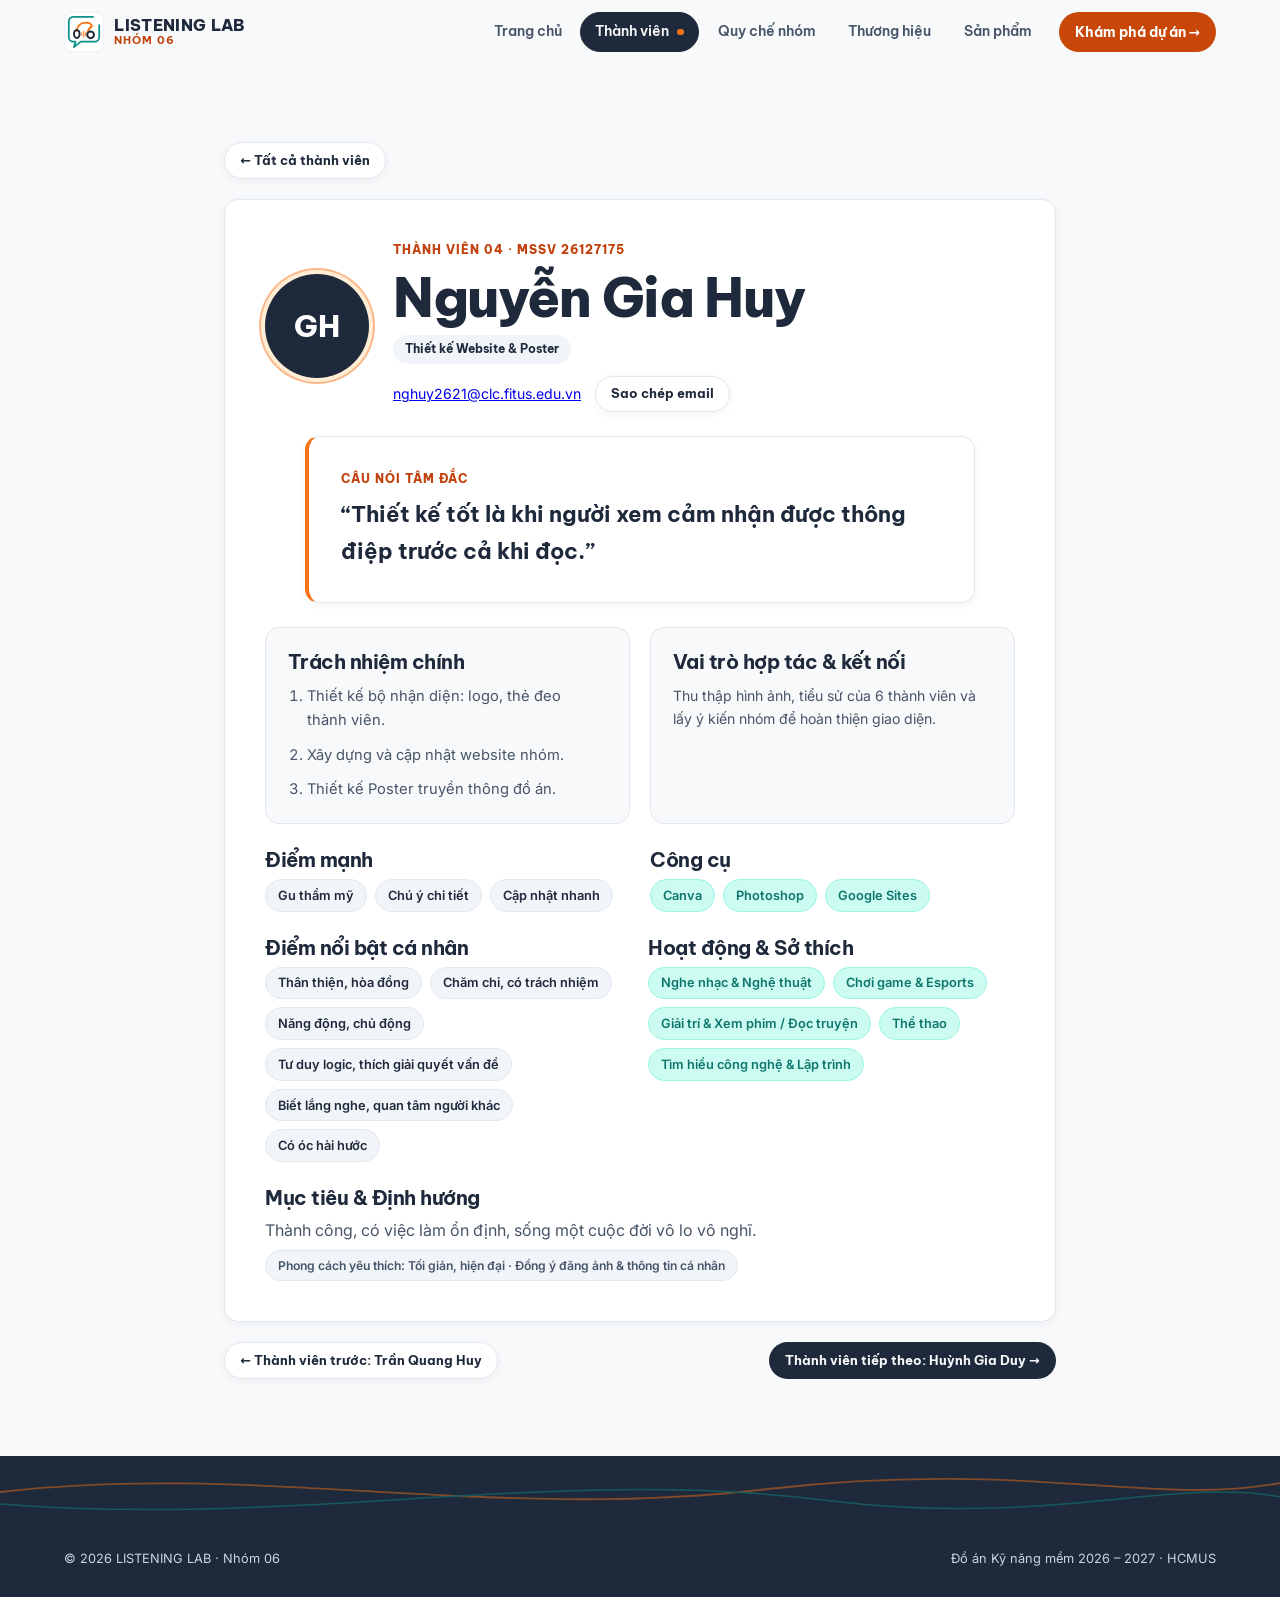
<file: thanh-vien/nguyen-gia-huy.html>
<!DOCTYPE html>
<html lang="vi">
<head>
  <meta charset="utf-8">
  <meta name="viewport" content="width=device-width, initial-scale=1.0">
  <title>Nguyễn Gia Huy – Thành viên LISTENING LAB</title>
  <meta name="description" content="Hồ sơ thành viên Nguyễn Gia Huy (MSSV 26127175) – Thiết kế Website & Poster của LISTENING LAB (Nhóm 06).">
  <link rel="icon" type="image/svg+xml" href="../assets/favicon.svg">
  <link rel="alternate icon" type="image/png" href="../assets/logo-dark.png">
  <link rel="apple-touch-icon" href="../assets/logo-dark.png">
  <link rel="preconnect" href="https://fonts.googleapis.com">
  <link rel="preconnect" href="https://fonts.gstatic.com" crossorigin>
  <link href="https://fonts.googleapis.com/css2?family=Be+Vietnam+Pro:wght@500;600;700;800&family=Inter:wght@400;500;600;700&display=swap" rel="stylesheet">
  <link rel="stylesheet" href="../styles/main.css">
</head>
<body>
  <a class="skip-link visually-hidden" href="#noi-dung-chinh">Bỏ qua đến nội dung chính</a>

  <header class="site-header" data-scrolled="false">
    <div class="header-inner">
      <a class="brand-link" href="../index.html">
        <svg class="brand-mark" viewBox="0 0 1024 1024" fill="none" aria-hidden="true">
          <path d="M248 8H776C930 8 1016 94 1016 248V776C1016 930 930 1016 776 1016H248C94 1016 8 930 8 776V248C8 94 94 8 248 8Z" fill="#FFFFFF" stroke="#E2E8F0" stroke-width="16"/>
          <path d="M746 122.5H235A112.5 112.5 0 0 0 122.5 235V645A112.5 112.5 0 0 0 235 757.5H296L256 900L428 757.5H789A112.5 112.5 0 0 0 901.5 645V338" stroke="#0D9488" stroke-width="46" stroke-linecap="round" stroke-linejoin="round"/>
          <path d="M327 514A21 21 0 0 1 306 493C307 355 415 248 560 248C660 248 728 298 738 352C740 364 734 373 722 382C692 406 655 460 618 530L574 560C582 475 628 395 688 348C676 312 618 293 560 293C438 293 350 380 348 493A21 21 0 0 1 327 514Z" fill="#F97316"/>
          <line x1="460" y1="532" x2="460" y2="604" stroke="#F97316" stroke-width="24" stroke-linecap="round"/>
          <line x1="506" y1="491" x2="506" y2="645" stroke="#F97316" stroke-width="24" stroke-linecap="round"/>
          <line x1="552.5" y1="532" x2="552.5" y2="604" stroke="#F97316" stroke-width="24" stroke-linecap="round"/>
          <ellipse cx="327.5" cy="563" rx="71.25" ry="101.75" stroke="#1E293B" stroke-width="50.5"/>
          <circle cx="680.5" cy="583" r="86.5" stroke="#1E293B" stroke-width="50.5"/>
        </svg>
        <span class="brand-text">
          <span class="brand-name">LISTENING LAB</span>
          <span class="brand-sub">NHÓM 06</span>
        </span>
      </a>

      <nav class="site-nav" aria-label="Điều hướng chính">
        <button class="menu-button" type="button" popovertarget="site-menu" popovertargetaction="toggle" aria-controls="site-menu">
          <svg width="18" height="18" viewBox="0 0 24 24" fill="none" stroke="currentColor" stroke-width="2.2" stroke-linecap="round" aria-hidden="true">
            <path d="M4 7h16M4 12h16M4 17h16"/>
          </svg>
          <span>Mở menu</span>
        </button>

        <ul id="site-menu" class="site-menu" popover="auto">
          <li><a href="../index.html">Trang chủ</a></li>
          <li><a href="../thanh-vien.html" aria-current="page">Thành viên</a></li>
          <li><a href="../quy-che.html">Quy chế nhóm</a></li>
          <li><a href="../thuong-hieu.html">Thương hiệu</a></li>
          <li><a href="../san-pham.html">Sản phẩm</a></li>
        </ul>

        <a class="header-cta" href="../index.html#tong-quan">Khám phá dự án →</a>
      </nav>
    </div>
  </header>

  <main id="noi-dung-chinh" tabindex="-1">
    <section class="sec">
      <div class="container stack-md" style="max-inline-size: 52rem;">
        <div><a class="btn btn--card btn--sm" href="../thanh-vien.html">← Tất cả thành viên</a></div>

        <article class="card-v2" style="padding: clamp(1.5rem, 3.5vw, 2.5rem); gap: 1.5rem;">
          <div class="row-between" style="justify-content: flex-start; gap: 1.5rem;">
            <div class="avatar-ring avatar-ring--lg" aria-hidden="true">GH</div>
            <div class="stack-xs">
              <span class="eyebrow">Thành viên 04 · MSSV 26127175</span>
              <h1>Nguyễn Gia Huy</h1>
              <span class="member-role-pill">Thiết kế Website &amp; Poster</span>
              <div class="btn-row" style="margin-block-start: 0.35rem;">
                <a class="text-sm" href="mailto:nghuy2621@clc.fitus.edu.vn">nghuy2621@clc.fitus.edu.vn</a>
                <button class="btn btn--card btn--sm" type="button" data-copy-value="nghuy2621@clc.fitus.edu.vn" data-copy-label="Đã sao chép email của Nguyễn Gia Huy">Sao chép email</button>
              </div>
            </div>
          </div>

          <blockquote class="callout-v2" style="margin-block: 0;">
            <span class="callout-v2__label">Câu nói tâm đắc</span>
            <p>“Thiết kế tốt là khi người xem cảm nhận được thông điệp trước cả khi đọc.”</p>
          </blockquote>

          <div class="grid-2">
            <div class="step-card">
              <h2 class="profile-h2">Trách nhiệm chính</h2>
              <ol class="rule-ol">
                <li>Thiết kế bộ nhận diện: logo, thẻ đeo thành viên.</li>
                <li>Xây dựng và cập nhật website nhóm.</li>
                <li>Thiết kế Poster truyền thông đồ án.</li>
              </ol>
            </div>
            <div class="step-card">
              <h2 class="profile-h2">Vai trò hợp tác &amp; kết nối</h2>
              <p class="text-sm">Thu thập hình ảnh, tiểu sử của 6 thành viên và lấy ý kiến nhóm để hoàn thiện giao diện.</p>
            </div>
          </div>

          <div class="grid-2">
            <div class="stack-xs">
              <h2 class="profile-h2">Điểm mạnh</h2>
              <ul class="chip-list">
                <li class="chip">Gu thẩm mỹ</li>
                <li class="chip">Chú ý chi tiết</li>
                <li class="chip">Cập nhật nhanh</li>
              </ul>
            </div>
            <div class="stack-xs">
              <h2 class="profile-h2">Công cụ</h2>
              <ul class="chip-list">
                <li class="chip chip--teal">Canva</li>
                <li class="chip chip--teal">Photoshop</li>
                <li class="chip chip--teal">Google Sites</li>
              </ul>
            </div>
          </div>

          <div class="profile-kv-grid">
            <div class="stack-xs">
              <h2 class="profile-h2">Điểm nổi bật cá nhân</h2>
              <ul class="chip-list">
                <li class="chip">Thân thiện, hòa đồng</li>
                <li class="chip">Chăm chỉ, có trách nhiệm</li>
                <li class="chip">Năng động, chủ động</li>
                <li class="chip">Tư duy logic, thích giải quyết vấn đề</li>
                <li class="chip">Biết lắng nghe, quan tâm người khác</li>
                <li class="chip">Có óc hài hước</li>
              </ul>
            </div>
            <div class="stack-xs">
              <h2 class="profile-h2">Hoạt động &amp; Sở thích</h2>
              <ul class="chip-list">
                <li class="chip chip--teal">Nghe nhạc &amp; Nghệ thuật</li>
                <li class="chip chip--teal">Chơi game &amp; Esports</li>
                <li class="chip chip--teal">Giải trí &amp; Xem phim / Đọc truyện</li>
                <li class="chip chip--teal">Thể thao</li>
                <li class="chip chip--teal">Tìm hiểu công nghệ &amp; Lập trình</li>
              </ul>
            </div>
          </div>

          <div class="stack-xs">
            <h2 class="profile-h2">Mục tiêu &amp; Định hướng</h2>
            <p class="text-muted">Thành công, có việc làm ổn định, sống một cuộc đời vô lo vô nghĩ.</p>
            <span class="consent-note">Phong cách yêu thích: Tối giản, hiện đại · Đồng ý đăng ảnh &amp; thông tin cá nhân</span>
          </div>
        </article>

        <div class="row-between">
          <a class="btn btn--card btn--sm" href="tran-quang-huy.html">← Thành viên trước: Trần Quang Huy</a>
          <a class="btn btn--primary btn--sm" href="huynh-gia-duy.html">Thành viên tiếp theo: Huỳnh Gia Duy →</a>
        </div>
      </div>
    </section>
  </main>

  <footer class="site-footer">
    <svg class="footer-wave" viewBox="0 0 1200 120" fill="none" preserveAspectRatio="none" aria-hidden="true">
      <path d="M0 60 C240 10, 460 110, 720 55 C960 5, 1080 85, 1200 45" stroke="#F97316" stroke-width="3"/>
      <path d="M0 80 C280 120, 520 15, 780 75 C980 118, 1100 35, 1200 68" stroke="#0D9488" stroke-width="2.5"/>
    </svg>
    <div class="container">
      <div class="footer-bottom">
        <span>© 2026 LISTENING LAB · Nhóm 06</span>
        <span>Đồ án Kỹ năng mềm 2026 – 2027 · HCMUS</span>
      </div>
    </div>
  </footer>

  <div id="toast-live" class="toast-live" role="status" aria-live="polite"></div>
  <script src="../scripts/app.js" defer></script>
</body>
</html>
</file>
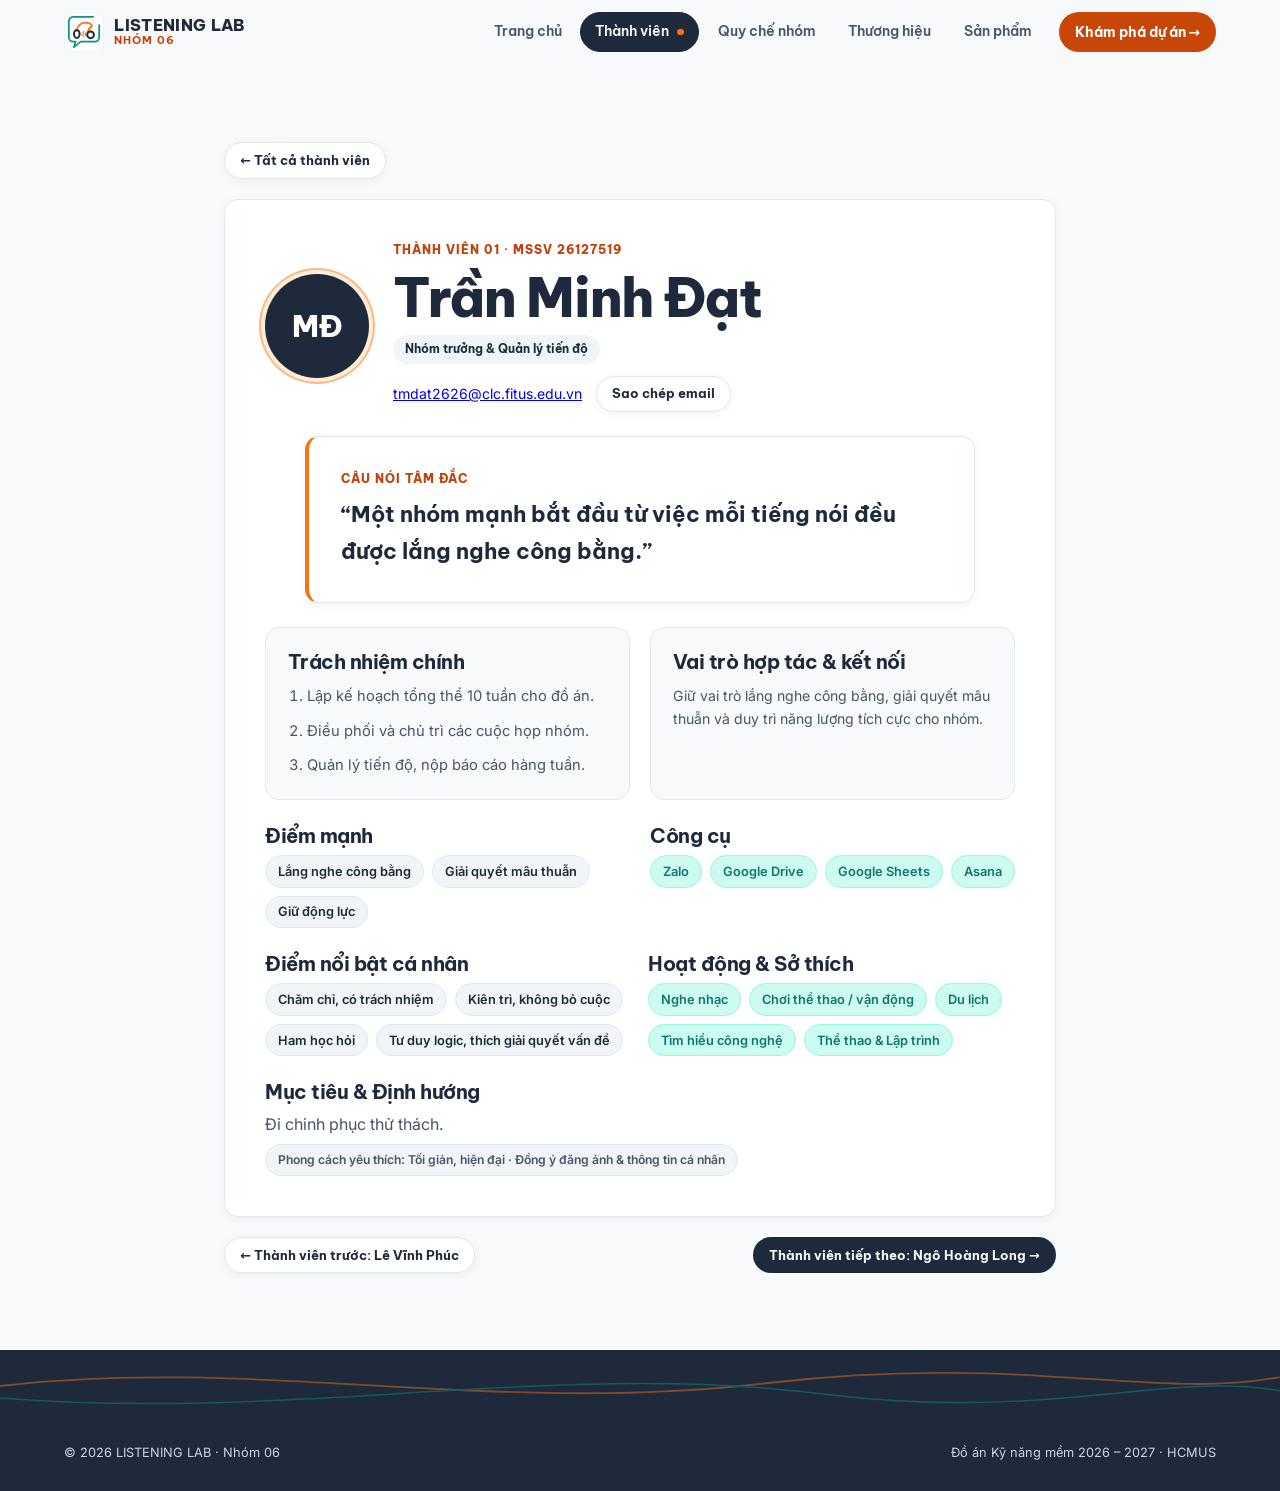
<file: thanh-vien/tran-minh-dat.html>
<!DOCTYPE html>
<html lang="vi">
<head>
  <meta charset="utf-8">
  <meta name="viewport" content="width=device-width, initial-scale=1.0">
  <title>Trần Minh Đạt – Thành viên LISTENING LAB</title>
  <meta name="description" content="Hồ sơ thành viên Trần Minh Đạt (MSSV 26127519) – Nhóm trưởng & Quản lý tiến độ của LISTENING LAB (Nhóm 06).">
  <link rel="icon" type="image/svg+xml" href="../assets/favicon.svg">
  <link rel="alternate icon" type="image/png" href="../assets/logo-dark.png">
  <link rel="apple-touch-icon" href="../assets/logo-dark.png">
  <link rel="preconnect" href="https://fonts.googleapis.com">
  <link rel="preconnect" href="https://fonts.gstatic.com" crossorigin>
  <link href="https://fonts.googleapis.com/css2?family=Be+Vietnam+Pro:wght@500;600;700;800&family=Inter:wght@400;500;600;700&display=swap" rel="stylesheet">
  <link rel="stylesheet" href="../styles/main.css">
</head>
<body>
  <a class="skip-link visually-hidden" href="#noi-dung-chinh">Bỏ qua đến nội dung chính</a>

  <header class="site-header" data-scrolled="false">
    <div class="header-inner">
      <a class="brand-link" href="../index.html">
        <svg class="brand-mark" viewBox="0 0 1024 1024" fill="none" aria-hidden="true">
          <path d="M248 8H776C930 8 1016 94 1016 248V776C1016 930 930 1016 776 1016H248C94 1016 8 930 8 776V248C8 94 94 8 248 8Z" fill="#FFFFFF" stroke="#E2E8F0" stroke-width="16"/>
          <path d="M746 122.5H235A112.5 112.5 0 0 0 122.5 235V645A112.5 112.5 0 0 0 235 757.5H296L256 900L428 757.5H789A112.5 112.5 0 0 0 901.5 645V338" stroke="#0D9488" stroke-width="46" stroke-linecap="round" stroke-linejoin="round"/>
          <path d="M327 514A21 21 0 0 1 306 493C307 355 415 248 560 248C660 248 728 298 738 352C740 364 734 373 722 382C692 406 655 460 618 530L574 560C582 475 628 395 688 348C676 312 618 293 560 293C438 293 350 380 348 493A21 21 0 0 1 327 514Z" fill="#F97316"/>
          <line x1="460" y1="532" x2="460" y2="604" stroke="#F97316" stroke-width="24" stroke-linecap="round"/>
          <line x1="506" y1="491" x2="506" y2="645" stroke="#F97316" stroke-width="24" stroke-linecap="round"/>
          <line x1="552.5" y1="532" x2="552.5" y2="604" stroke="#F97316" stroke-width="24" stroke-linecap="round"/>
          <ellipse cx="327.5" cy="563" rx="71.25" ry="101.75" stroke="#1E293B" stroke-width="50.5"/>
          <circle cx="680.5" cy="583" r="86.5" stroke="#1E293B" stroke-width="50.5"/>
        </svg>
        <span class="brand-text">
          <span class="brand-name">LISTENING LAB</span>
          <span class="brand-sub">NHÓM 06</span>
        </span>
      </a>

      <nav class="site-nav" aria-label="Điều hướng chính">
        <button class="menu-button" type="button" popovertarget="site-menu" popovertargetaction="toggle" aria-controls="site-menu">
          <svg width="18" height="18" viewBox="0 0 24 24" fill="none" stroke="currentColor" stroke-width="2.2" stroke-linecap="round" aria-hidden="true">
            <path d="M4 7h16M4 12h16M4 17h16"/>
          </svg>
          <span>Mở menu</span>
        </button>

        <ul id="site-menu" class="site-menu" popover="auto">
          <li><a href="../index.html">Trang chủ</a></li>
          <li><a href="../thanh-vien.html" aria-current="page">Thành viên</a></li>
          <li><a href="../quy-che.html">Quy chế nhóm</a></li>
          <li><a href="../thuong-hieu.html">Thương hiệu</a></li>
          <li><a href="../san-pham.html">Sản phẩm</a></li>
        </ul>

        <a class="header-cta" href="../index.html#tong-quan">Khám phá dự án →</a>
      </nav>
    </div>
  </header>

  <main id="noi-dung-chinh" tabindex="-1">
    <section class="sec">
      <div class="container stack-md" style="max-inline-size: 52rem;">
        <div><a class="btn btn--card btn--sm" href="../thanh-vien.html">← Tất cả thành viên</a></div>

        <article class="card-v2" style="padding: clamp(1.5rem, 3.5vw, 2.5rem); gap: 1.5rem;">
          <div class="row-between" style="justify-content: flex-start; gap: 1.5rem;">
            <div class="avatar-ring avatar-ring--lg" aria-hidden="true">MĐ</div>
            <div class="stack-xs">
              <span class="eyebrow">Thành viên 01 · MSSV 26127519</span>
              <h1>Trần Minh Đạt</h1>
              <span class="member-role-pill">Nhóm trưởng &amp; Quản lý tiến độ</span>
              <div class="btn-row" style="margin-block-start: 0.35rem;">
                <a class="text-sm" href="mailto:tmdat2626@clc.fitus.edu.vn">tmdat2626@clc.fitus.edu.vn</a>
                <button class="btn btn--card btn--sm" type="button" data-copy-value="tmdat2626@clc.fitus.edu.vn" data-copy-label="Đã sao chép email của Trần Minh Đạt">Sao chép email</button>
              </div>
            </div>
          </div>

          <blockquote class="callout-v2" style="margin-block: 0;">
            <span class="callout-v2__label">Câu nói tâm đắc</span>
            <p>“Một nhóm mạnh bắt đầu từ việc mỗi tiếng nói đều được lắng nghe công bằng.”</p>
          </blockquote>

          <div class="grid-2">
            <div class="step-card">
              <h2 class="profile-h2">Trách nhiệm chính</h2>
              <ol class="rule-ol">
                <li>Lập kế hoạch tổng thể 10 tuần cho đồ án.</li>
                <li>Điều phối và chủ trì các cuộc họp nhóm.</li>
                <li>Quản lý tiến độ, nộp báo cáo hàng tuần.</li>
              </ol>
            </div>
            <div class="step-card">
              <h2 class="profile-h2">Vai trò hợp tác &amp; kết nối</h2>
              <p class="text-sm">Giữ vai trò lắng nghe công bằng, giải quyết mâu thuẫn và duy trì năng lượng tích cực cho nhóm.</p>
            </div>
          </div>

          <div class="grid-2">
            <div class="stack-xs">
              <h2 class="profile-h2">Điểm mạnh</h2>
              <ul class="chip-list">
                <li class="chip">Lắng nghe công bằng</li>
                <li class="chip">Giải quyết mâu thuẫn</li>
                <li class="chip">Giữ động lực</li>
              </ul>
            </div>
            <div class="stack-xs">
              <h2 class="profile-h2">Công cụ</h2>
              <ul class="chip-list">
                <li class="chip chip--teal">Zalo</li>
                <li class="chip chip--teal">Google Drive</li>
                <li class="chip chip--teal">Google Sheets</li>
                <li class="chip chip--teal">Asana</li>
              </ul>
            </div>
          </div>

          <div class="profile-kv-grid">
            <div class="stack-xs">
              <h2 class="profile-h2">Điểm nổi bật cá nhân</h2>
              <ul class="chip-list">
                <li class="chip">Chăm chỉ, có trách nhiệm</li>
                <li class="chip">Kiên trì, không bỏ cuộc</li>
                <li class="chip">Ham học hỏi</li>
                <li class="chip">Tư duy logic, thích giải quyết vấn đề</li>
              </ul>
            </div>
            <div class="stack-xs">
              <h2 class="profile-h2">Hoạt động &amp; Sở thích</h2>
              <ul class="chip-list">
                <li class="chip chip--teal">Nghe nhạc</li>
                <li class="chip chip--teal">Chơi thể thao / vận động</li>
                <li class="chip chip--teal">Du lịch</li>
                <li class="chip chip--teal">Tìm hiểu công nghệ</li>
                <li class="chip chip--teal">Thể thao &amp; Lập trình</li>
              </ul>
            </div>
          </div>

          <div class="stack-xs">
            <h2 class="profile-h2">Mục tiêu &amp; Định hướng</h2>
            <p class="text-muted">Đi chinh phục thử thách.</p>
            <span class="consent-note">Phong cách yêu thích: Tối giản, hiện đại · Đồng ý đăng ảnh &amp; thông tin cá nhân</span>
          </div>
        </article>

        <div class="row-between">
          <a class="btn btn--card btn--sm" href="le-vinh-phuc.html">← Thành viên trước: Lê Vĩnh Phúc</a>
          <a class="btn btn--primary btn--sm" href="ngo-hoang-long.html">Thành viên tiếp theo: Ngô Hoàng Long →</a>
        </div>
      </div>
    </section>
  </main>

  <footer class="site-footer">
    <svg class="footer-wave" viewBox="0 0 1200 120" fill="none" preserveAspectRatio="none" aria-hidden="true">
      <path d="M0 60 C240 10, 460 110, 720 55 C960 5, 1080 85, 1200 45" stroke="#F97316" stroke-width="3"/>
      <path d="M0 80 C280 120, 520 15, 780 75 C980 118, 1100 35, 1200 68" stroke="#0D9488" stroke-width="2.5"/>
    </svg>
    <div class="container">
      <div class="footer-bottom">
        <span>© 2026 LISTENING LAB · Nhóm 06</span>
        <span>Đồ án Kỹ năng mềm 2026 – 2027 · HCMUS</span>
      </div>
    </div>
  </footer>

  <div id="toast-live" class="toast-live" role="status" aria-live="polite"></div>
  <script src="../scripts/app.js" defer></script>
</body>
</html>
</file>
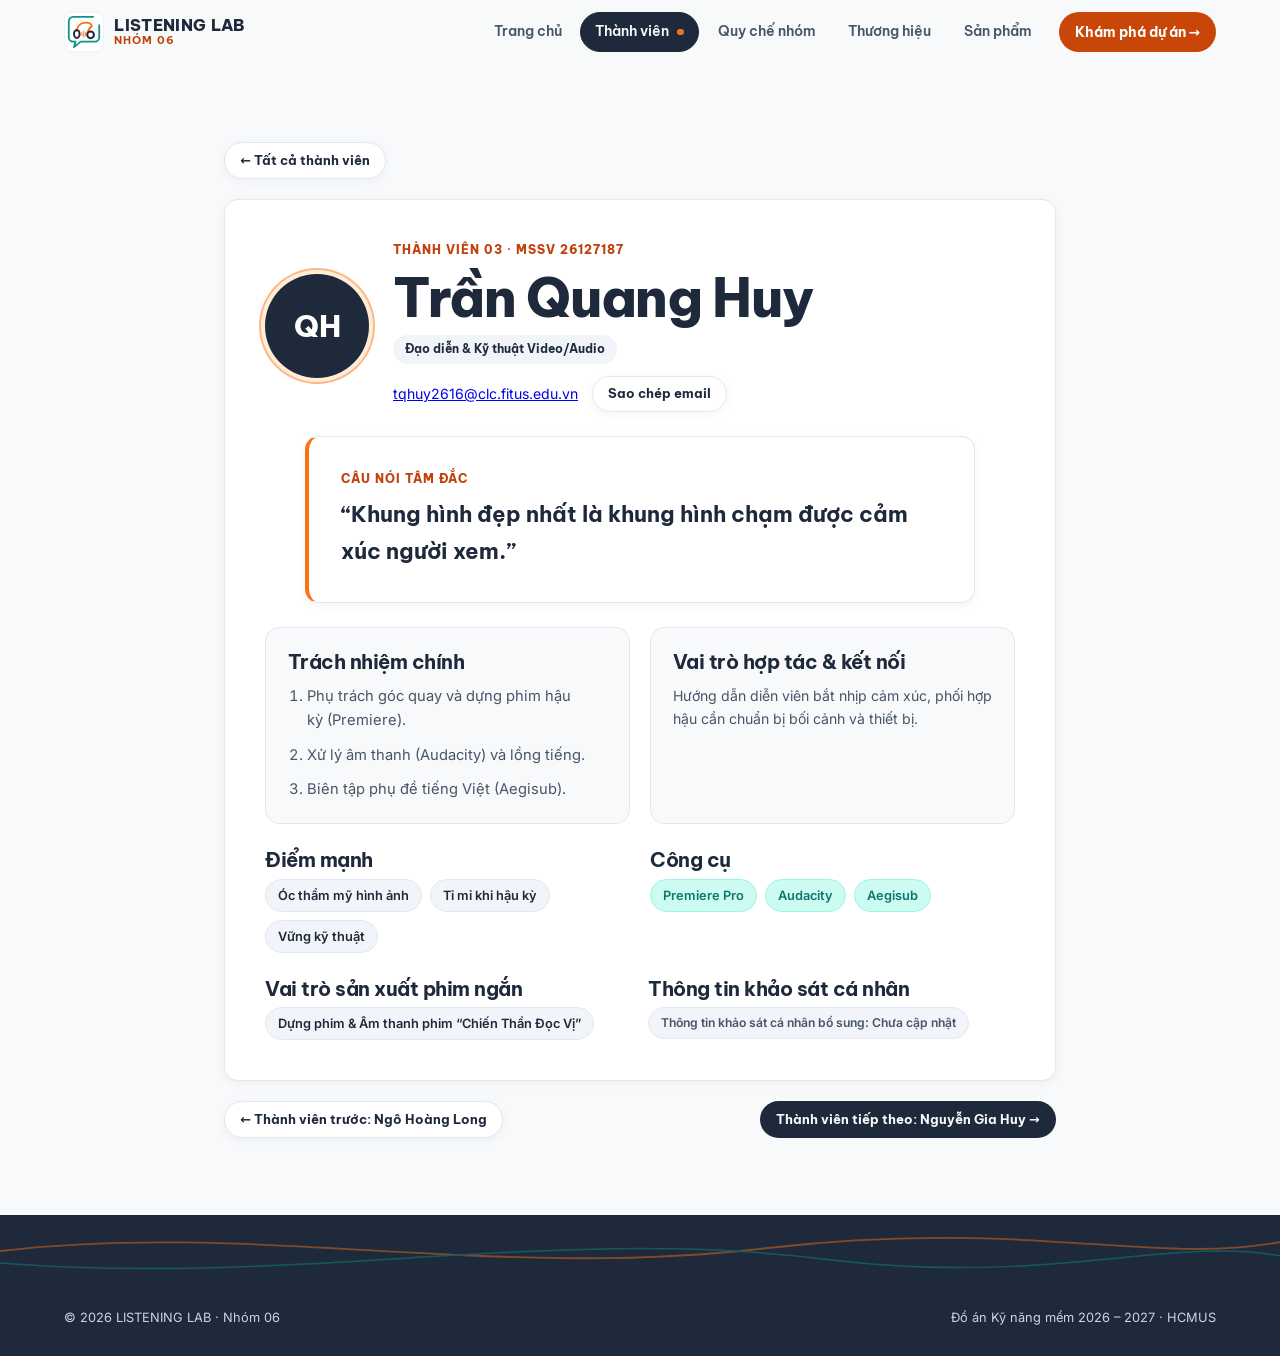
<file: thanh-vien/tran-quang-huy.html>
<!DOCTYPE html>
<html lang="vi">
<head>
  <meta charset="utf-8">
  <meta name="viewport" content="width=device-width, initial-scale=1.0">
  <title>Trần Quang Huy – Thành viên LISTENING LAB</title>
  <meta name="description" content="Hồ sơ thành viên Trần Quang Huy (MSSV 26127187) – Đạo diễn & Kỹ thuật Video/Audio của LISTENING LAB (Nhóm 06).">
  <link rel="icon" type="image/svg+xml" href="../assets/favicon.svg">
  <link rel="alternate icon" type="image/png" href="../assets/logo-dark.png">
  <link rel="apple-touch-icon" href="../assets/logo-dark.png">
  <link rel="preconnect" href="https://fonts.googleapis.com">
  <link rel="preconnect" href="https://fonts.gstatic.com" crossorigin>
  <link href="https://fonts.googleapis.com/css2?family=Be+Vietnam+Pro:wght@500;600;700;800&family=Inter:wght@400;500;600;700&display=swap" rel="stylesheet">
  <link rel="stylesheet" href="../styles/main.css">
</head>
<body>
  <a class="skip-link visually-hidden" href="#noi-dung-chinh">Bỏ qua đến nội dung chính</a>

  <header class="site-header" data-scrolled="false">
    <div class="header-inner">
      <a class="brand-link" href="../index.html">
        <svg class="brand-mark" viewBox="0 0 1024 1024" fill="none" aria-hidden="true">
          <path d="M248 8H776C930 8 1016 94 1016 248V776C1016 930 930 1016 776 1016H248C94 1016 8 930 8 776V248C8 94 94 8 248 8Z" fill="#FFFFFF" stroke="#E2E8F0" stroke-width="16"/>
          <path d="M746 122.5H235A112.5 112.5 0 0 0 122.5 235V645A112.5 112.5 0 0 0 235 757.5H296L256 900L428 757.5H789A112.5 112.5 0 0 0 901.5 645V338" stroke="#0D9488" stroke-width="46" stroke-linecap="round" stroke-linejoin="round"/>
          <path d="M327 514A21 21 0 0 1 306 493C307 355 415 248 560 248C660 248 728 298 738 352C740 364 734 373 722 382C692 406 655 460 618 530L574 560C582 475 628 395 688 348C676 312 618 293 560 293C438 293 350 380 348 493A21 21 0 0 1 327 514Z" fill="#F97316"/>
          <line x1="460" y1="532" x2="460" y2="604" stroke="#F97316" stroke-width="24" stroke-linecap="round"/>
          <line x1="506" y1="491" x2="506" y2="645" stroke="#F97316" stroke-width="24" stroke-linecap="round"/>
          <line x1="552.5" y1="532" x2="552.5" y2="604" stroke="#F97316" stroke-width="24" stroke-linecap="round"/>
          <ellipse cx="327.5" cy="563" rx="71.25" ry="101.75" stroke="#1E293B" stroke-width="50.5"/>
          <circle cx="680.5" cy="583" r="86.5" stroke="#1E293B" stroke-width="50.5"/>
        </svg>
        <span class="brand-text">
          <span class="brand-name">LISTENING LAB</span>
          <span class="brand-sub">NHÓM 06</span>
        </span>
      </a>

      <nav class="site-nav" aria-label="Điều hướng chính">
        <button class="menu-button" type="button" popovertarget="site-menu" popovertargetaction="toggle" aria-controls="site-menu">
          <svg width="18" height="18" viewBox="0 0 24 24" fill="none" stroke="currentColor" stroke-width="2.2" stroke-linecap="round" aria-hidden="true">
            <path d="M4 7h16M4 12h16M4 17h16"/>
          </svg>
          <span>Mở menu</span>
        </button>

        <ul id="site-menu" class="site-menu" popover="auto">
          <li><a href="../index.html">Trang chủ</a></li>
          <li><a href="../thanh-vien.html" aria-current="page">Thành viên</a></li>
          <li><a href="../quy-che.html">Quy chế nhóm</a></li>
          <li><a href="../thuong-hieu.html">Thương hiệu</a></li>
          <li><a href="../san-pham.html">Sản phẩm</a></li>
        </ul>

        <a class="header-cta" href="../index.html#tong-quan">Khám phá dự án →</a>
      </nav>
    </div>
  </header>

  <main id="noi-dung-chinh" tabindex="-1">
    <section class="sec">
      <div class="container stack-md" style="max-inline-size: 52rem;">
        <div><a class="btn btn--card btn--sm" href="../thanh-vien.html">← Tất cả thành viên</a></div>

        <article class="card-v2" style="padding: clamp(1.5rem, 3.5vw, 2.5rem); gap: 1.5rem;">
          <div class="row-between" style="justify-content: flex-start; gap: 1.5rem;">
            <div class="avatar-ring avatar-ring--lg" aria-hidden="true">QH</div>
            <div class="stack-xs">
              <span class="eyebrow">Thành viên 03 · MSSV 26127187</span>
              <h1>Trần Quang Huy</h1>
              <span class="member-role-pill">Đạo diễn &amp; Kỹ thuật Video/Audio</span>
              <div class="btn-row" style="margin-block-start: 0.35rem;">
                <a class="text-sm" href="mailto:tqhuy2616@clc.fitus.edu.vn">tqhuy2616@clc.fitus.edu.vn</a>
                <button class="btn btn--card btn--sm" type="button" data-copy-value="tqhuy2616@clc.fitus.edu.vn" data-copy-label="Đã sao chép email của Trần Quang Huy">Sao chép email</button>
              </div>
            </div>
          </div>

          <blockquote class="callout-v2" style="margin-block: 0;">
            <span class="callout-v2__label">Câu nói tâm đắc</span>
            <p>“Khung hình đẹp nhất là khung hình chạm được cảm xúc người xem.”</p>
          </blockquote>

          <div class="grid-2">
            <div class="step-card">
              <h2 class="profile-h2">Trách nhiệm chính</h2>
              <ol class="rule-ol">
                <li>Phụ trách góc quay và dựng phim hậu kỳ (Premiere).</li>
                <li>Xử lý âm thanh (Audacity) và lồng tiếng.</li>
                <li>Biên tập phụ đề tiếng Việt (Aegisub).</li>
              </ol>
            </div>
            <div class="step-card">
              <h2 class="profile-h2">Vai trò hợp tác &amp; kết nối</h2>
              <p class="text-sm">Hướng dẫn diễn viên bắt nhịp cảm xúc, phối hợp hậu cần chuẩn bị bối cảnh và thiết bị.</p>
            </div>
          </div>

          <div class="grid-2">
            <div class="stack-xs">
              <h2 class="profile-h2">Điểm mạnh</h2>
              <ul class="chip-list">
                <li class="chip">Óc thẩm mỹ hình ảnh</li>
                <li class="chip">Tỉ mỉ khi hậu kỳ</li>
                <li class="chip">Vững kỹ thuật</li>
              </ul>
            </div>
            <div class="stack-xs">
              <h2 class="profile-h2">Công cụ</h2>
              <ul class="chip-list">
                <li class="chip chip--teal">Premiere Pro</li>
                <li class="chip chip--teal">Audacity</li>
                <li class="chip chip--teal">Aegisub</li>
              </ul>
            </div>
          </div>

          <div class="profile-kv-grid">
            <div class="stack-xs">
              <h2 class="profile-h2">Vai trò sản xuất phim ngắn</h2>
              <ul class="chip-list">
                <li class="chip">Dựng phim &amp; Âm thanh phim “Chiến Thần Đọc Vị”</li>
              </ul>
            </div>
            <div class="stack-xs">
              <h2 class="profile-h2">Thông tin khảo sát cá nhân</h2>
              <span class="consent-note">Thông tin khảo sát cá nhân bổ sung: Chưa cập nhật</span>
            </div>
          </div>
        </article>

        <div class="row-between">
          <a class="btn btn--card btn--sm" href="ngo-hoang-long.html">← Thành viên trước: Ngô Hoàng Long</a>
          <a class="btn btn--primary btn--sm" href="nguyen-gia-huy.html">Thành viên tiếp theo: Nguyễn Gia Huy →</a>
        </div>
      </div>
    </section>
  </main>

  <footer class="site-footer">
    <svg class="footer-wave" viewBox="0 0 1200 120" fill="none" preserveAspectRatio="none" aria-hidden="true">
      <path d="M0 60 C240 10, 460 110, 720 55 C960 5, 1080 85, 1200 45" stroke="#F97316" stroke-width="3"/>
      <path d="M0 80 C280 120, 520 15, 780 75 C980 118, 1100 35, 1200 68" stroke="#0D9488" stroke-width="2.5"/>
    </svg>
    <div class="container">
      <div class="footer-bottom">
        <span>© 2026 LISTENING LAB · Nhóm 06</span>
        <span>Đồ án Kỹ năng mềm 2026 – 2027 · HCMUS</span>
      </div>
    </div>
  </footer>

  <div id="toast-live" class="toast-live" role="status" aria-live="polite"></div>
  <script src="../scripts/app.js" defer></script>
</body>
</html>
</file>
<file: styles/main.css>
/* ==========================================================================
   LISTENING LAB (Nhóm 06) – Version 2 Design System
   Clean static implementation matching the Softr visual architecture
   ========================================================================== */

:root {
  --background: #F8F9FA;
  --card: #FFFFFF;
  --muted: #F1F5F9;
  --foreground: #1E293B;
  --primary: #1E293B;
  --primary-foreground: #F8F9FA;
  --muted-foreground: #475569;
  --border: #E2E8F0;
  --input: #CBD5E1;
  --radius: 0.875rem;

  /* Coral-Amber & Electric Teal tokens (WCAG AA compliant text/button pairs) */
  --highlight: #F97316;
  --highlight-strong: #C2410C;
  --highlight-btn: #C84607;
  --highlight-foreground: #FFFFFF;
  --highlight-soft: #FFEDD5;

  --teal: #0D9488;
  --teal-text: #0F766E;
  --teal-soft: #CCFBF1;

  --ink: #1E293B;
  --ink-deep: #0F172A;
  --ink-foreground: #F1F5F9;
  --ink-muted: #CBD5E1;

  --font-sans: "Inter", system-ui, -apple-system, sans-serif;
  --font-heading: "Be Vietnam Pro", "Plus Jakarta Sans", system-ui, sans-serif;
  --font-mono: ui-monospace, SFMono-Regular, Menlo, Monaco, Consolas, monospace;

  --container-max: 72rem;
  --gutter: clamp(1rem, 3vw, 1.5rem);
  --shadow-sm: 0 2px 10px rgb(30 41 59 / 0.05);
  --shadow-md: 0 14px 36px rgb(30 41 59 / 0.09);
  --shadow-lg: 0 24px 54px rgb(15 23 42 / 0.16);
}

@media (prefers-reduced-motion: no-preference) {
  @view-transition {
    navigation: auto;
  }
}

*, *::before, *::after { box-sizing: border-box; }
html { color-scheme: light; scroll-behavior: smooth; }
@media (prefers-reduced-motion: reduce) { html { scroll-behavior: auto; } }

body {
  margin: 0;
  min-block-size: 100dvh;
  display: grid;
  grid-template-columns: minmax(0, 1fr);
  grid-template-rows: auto 1fr auto;
  background-color: var(--background);
  color: var(--foreground);
  font-family: var(--font-sans);
  font-size: 1rem;
  line-height: 1.65;
  overflow-wrap: break-word;
  -webkit-font-smoothing: antialiased;
}

header, main, footer { min-inline-size: 0; }
img, svg, video, iframe { display: block; max-inline-size: 100%; }
button, input { font: inherit; color: inherit; }

h1, h2, h3, h4 {
  margin: 0;
  font-family: var(--font-heading);
  color: var(--foreground);
  letter-spacing: -0.025em;
  text-wrap: balance;
}
h1 { font-size: clamp(2rem, 1.35rem + 2.5vw, 3.35rem); font-weight: 800; line-height: 1.15; }
h2 { font-size: clamp(1.5rem, 1.1rem + 1.5vw, 2.25rem); font-weight: 800; line-height: 1.22; }
h3 { font-size: clamp(1.1rem, 1rem + 0.45vw, 1.3rem); font-weight: 700; line-height: 1.3; }
p, li, blockquote { text-wrap: pretty; }
p { margin: 0; color: var(--muted-foreground); }

:where(a:any-link, button, summary, [tabindex="0"]):focus-visible {
  outline: 3px solid var(--highlight);
  outline-offset: 3px;
}

.visually-hidden:where(:not(:focus-within, :active)) {
  position: absolute !important;
  clip-path: inset(50%) !important;
  overflow: hidden !important;
  inline-size: 1px !important;
  block-size: 1px !important;
  margin: -1px !important;
  padding: 0 !important;
  border: 0 !important;
  white-space: nowrap !important;
}

.skip-link {
  position: fixed;
  inset-block-start: 0.75rem;
  inset-inline-start: 0.75rem;
  z-index: 1000;
  padding: 0.65rem 1.15rem;
  border-radius: 0.5rem;
  background: var(--primary);
  color: var(--primary-foreground);
  font-family: var(--font-heading);
  font-weight: 700;
  text-decoration: none;
}

.container {
  inline-size: min(100% - 2 * var(--gutter), var(--container-max));
  margin-inline: auto;
}

/* ---------- Header & Responsive Popover Navbar ---------- */
.site-header {
  position: sticky;
  inset-block-start: 0;
  z-index: 100;
  border-block-end: 1px solid transparent;
  background-color: rgb(248 249 250 / 0.85);
  backdrop-filter: blur(14px);
  transition: border-color 0.25s ease, box-shadow 0.25s ease, background-color 0.25s ease;
}

.site-header[data-scrolled="true"] {
  border-block-end-color: var(--border);
  background-color: rgb(248 249 250 / 0.94);
  box-shadow: var(--shadow-sm);
}

.site-header.is-measuring * { transition: none !important; }

.header-inner {
  display: flex;
  align-items: center;
  justify-content: space-between;
  gap: 1.25rem;
  min-block-size: 4rem;
  padding-block: 0.5rem;
  inline-size: min(100% - 2 * var(--gutter), var(--container-max));
  margin-inline: auto;
}

.header-inner > * { flex-shrink: 0; white-space: nowrap; }

.brand-link {
  display: inline-flex;
  align-items: center;
  gap: 0.65rem;
  text-decoration: none;
  min-block-size: 2.75rem;
}

.brand-mark { inline-size: 2.5rem; block-size: 2.5rem; flex-shrink: 0; }
.brand-text { display: grid; line-height: 1.1; }
.brand-name {
  font-family: var(--font-heading);
  font-size: 0.98rem;
  font-weight: 800;
  letter-spacing: 0.02em;
  color: var(--foreground);
}
.brand-sub {
  font-family: var(--font-heading);
  font-size: 0.68rem;
  font-weight: 700;
  letter-spacing: 0.08em;
  color: var(--highlight-strong);
}

.site-nav { display: flex; align-items: center; gap: 0.75rem; }

.header-cta {
  display: none;
  align-items: center;
  gap: 0.4rem;
  min-block-size: 2.5rem;
  padding: 0.45rem 1rem;
  border-radius: 9999px;
  background-color: var(--highlight-btn);
  color: var(--highlight-foreground);
  font-family: var(--font-heading);
  font-size: 0.85rem;
  font-weight: 700;
  text-decoration: none;
  transition: background-color 0.2s ease, transform 0.2s ease;
}
.header-cta:hover { background-color: #9A3412; color: #FFFFFF; transform: translateY(-1px); }
@media (min-width: 40rem) { .header-cta { display: inline-flex; } }

.menu-button {
  anchor-name: --menu-button;
  display: inline-flex;
  align-items: center;
  gap: 0.45rem;
  min-block-size: 2.65rem;
  padding: 0.45rem 0.9rem;
  border-radius: 9999px;
  border: 1px solid var(--input);
  background: var(--card);
  color: var(--foreground);
  font-family: var(--font-heading);
  font-size: 0.85rem;
  font-weight: 700;
  cursor: pointer;
}

.site-menu {
  list-style: none;
  margin: 0;
  padding: 0.5rem;
  position: fixed;
  inset: auto;
  inset-block-start: 4.5rem;
  inset-block-start: anchor(--menu-button bottom);
  inset-inline-end: var(--gutter);
  inline-size: min(82dvw, 20rem);
  max-block-size: calc(100dvh - 6rem);
  margin-block-start: 0.4rem;
  overflow: auto;
  border: 1px solid var(--border);
  border-radius: var(--radius);
  background: var(--card);
  box-shadow: var(--shadow-lg);
}

.site-menu[popover]:is(:popover-open, .\:popover-open) { display: grid; gap: 0.25rem; }
.site-menu::backdrop { background: rgb(15 23 42 / 0.25); }

.site-menu a {
  display: flex;
  align-items: center;
  justify-content: space-between;
  gap: 0.5rem;
  min-block-size: 2.5rem;
  padding: 0.45rem 0.9rem;
  border-radius: 9999px;
  font-family: var(--font-heading);
  font-size: 0.875rem;
  font-weight: 600;
  color: var(--muted-foreground);
  text-decoration: none;
  transition: background-color 0.18s ease, color 0.18s ease;
}

.site-menu a:hover { background: var(--muted); color: var(--foreground); }
.site-menu a[aria-current="page"] {
  background: var(--primary);
  color: var(--primary-foreground);
  border: 1px solid var(--primary);
}
.site-menu a[aria-current="page"]::after {
  content: "";
  inline-size: 0.4rem;
  block-size: 0.4rem;
  border-radius: 50%;
  background: var(--highlight);
}

.site-header.is-wide .menu-button { display: none; }
.site-header.is-wide .site-menu {
  position: static;
  display: flex;
  align-items: center;
  gap: 0.25rem;
  inline-size: auto;
  max-block-size: none;
  overflow: visible;
  margin: 0;
  padding: 0;
  border: 0;
  background: transparent;
  box-shadow: none;
}
.site-header.is-wide .site-menu::backdrop { display: none; }

@media (forced-colors: active) {
  .site-menu a[aria-current="page"] { border: 2px solid Highlight; }
}

/* ---------- Typography, Eyebrows & Buttons ---------- */
.eyebrow {
  display: inline-flex;
  align-items: center;
  gap: 0.5rem;
  inline-size: fit-content;
  font-family: var(--font-heading);
  font-size: 0.78rem;
  font-weight: 800;
  letter-spacing: 0.08em;
  text-transform: uppercase;
  color: var(--highlight-strong);
}

.pill-badge {
  display: inline-flex;
  align-items: center;
  gap: 0.55rem;
  inline-size: fit-content;
  padding: 0.38rem 0.9rem;
  border-radius: 9999px;
  background: var(--card);
  border: 1px solid var(--border);
  font-family: var(--font-heading);
  font-size: 0.8rem;
  font-weight: 700;
  color: var(--foreground);
  box-shadow: var(--shadow-sm);
}

.pulse-dot {
  inline-size: 0.5rem;
  block-size: 0.5rem;
  border-radius: 50%;
  background: var(--highlight);
  flex-shrink: 0;
}

@media (prefers-reduced-motion: no-preference) {
  .pulse-dot { animation: dot-pulse 2.2s ease-in-out infinite; }
  @keyframes dot-pulse {
    0%, 100% { transform: scale(1); opacity: 1; }
    50% { transform: scale(1.35); opacity: 0.65; }
  }
}

.gradient-title {
  background: linear-gradient(90deg, #C2410C 0%, #EA580C 45%, #0F766E 100%);
  -webkit-background-clip: text;
  background-clip: text;
  color: transparent;
}

.btn-row { display: flex; flex-wrap: wrap; gap: 0.85rem; align-items: center; }

.btn {
  display: inline-flex;
  align-items: center;
  justify-content: center;
  gap: 0.5rem;
  min-block-size: 2.85rem;
  padding: 0.65rem 1.35rem;
  border-radius: 9999px;
  border: 1px solid transparent;
  font-family: var(--font-heading);
  font-size: 0.9rem;
  font-weight: 700;
  text-decoration: none;
  cursor: pointer;
  transition: background-color 0.2s ease, border-color 0.2s ease, transform 0.2s ease;
}
.btn--highlight { background: var(--highlight-btn); color: #FFFFFF; }
.btn--highlight:hover { background: #9A3412; color: #FFFFFF; transform: translateY(-1px); }
.btn--card { background: var(--card); border-color: var(--border); color: var(--foreground); box-shadow: var(--shadow-sm); }
.btn--card:hover { background: var(--muted); border-color: var(--foreground); transform: translateY(-1px); }
.btn--primary { background: var(--primary); color: var(--primary-foreground); }
.btn--primary:hover { background: #0F172A; color: #FFFFFF; transform: translateY(-1px); }
.btn--sm { min-block-size: 2.3rem; padding: 0.4rem 0.95rem; font-size: 0.8rem; }

@media (prefers-reduced-motion: reduce) {
  .btn:hover, .header-cta:hover { transform: none; }
}

/* ---------- Hero Section & Acoustic Wave Visual ---------- */
.hero-v2 {
  position: relative;
  overflow: clip;
  padding-block: clamp(2.75rem, 5vw, 4.5rem) 0;
}

.hero-orb {
  position: absolute;
  border-radius: 50%;
  filter: blur(70px);
  pointer-events: none;
  z-index: 0;
  opacity: 0.85;
}
.hero-orb--orange { inline-size: 24rem; block-size: 24rem; inset-block-start: -6rem; inset-inline-end: -5rem; background: var(--highlight-soft); }
.hero-orb--teal { inline-size: 22rem; block-size: 22rem; inset-block-end: 2rem; inset-inline-start: -6rem; background: var(--teal-soft); }

.hero-grid {
  position: relative;
  z-index: 1;
  display: grid;
  grid-template-columns: minmax(0, 1fr);
  gap: clamp(2rem, 4vw, 3rem);
  align-items: center;
}
@media (min-width: 62rem) {
  .hero-grid { grid-template-columns: minmax(0, 1.1fr) minmax(0, 1fr); }
}

.hero-grid > *, .grid-2 > *, .grid-3 > *, .grid-4 > *, .grid-5 > *, .grid-split > *, .deliverable-top > *, .deliverable-bottom > * {
  min-inline-size: 0;
}

.hero-copy { display: grid; gap: 1.25rem; }

.hero-meta-dl {
  margin: 0;
  display: grid;
  gap: 0.65rem;
  padding: 1rem 1.25rem;
  border-radius: var(--radius);
  background: var(--card);
  border: 1px solid var(--border);
  box-shadow: var(--shadow-sm);
}
.hero-meta-row { display: grid; gap: 0.15rem; }
.hero-meta-row dt { font-family: var(--font-heading); font-size: 0.78rem; font-weight: 800; text-transform: uppercase; letter-spacing: 0.05em; color: var(--teal-text); }
.hero-meta-row dd { margin: 0; font-size: 0.95rem; color: var(--foreground); font-weight: 500; }

/* Right Visual Card */
.wave-card-v2 {
  background: var(--card);
  border: 1px solid var(--border);
  border-radius: calc(var(--radius) * 1.25);
  padding: 1rem;
  box-shadow: var(--shadow-md);
  display: grid;
  gap: 0.85rem;
}

.wave-card-bar {
  display: flex;
  flex-wrap: wrap;
  align-items: center;
  justify-content: space-between;
  gap: 0.5rem;
  padding-inline: 0.35rem;
  font-family: var(--font-heading);
  font-size: 0.72rem;
  font-weight: 800;
  letter-spacing: 0.08em;
  color: var(--muted-foreground);
}

.dots-trio { display: inline-flex; gap: 0.3rem; align-items: center; }
.dots-trio span { inline-size: 0.42rem; block-size: 0.42rem; border-radius: 50%; background: var(--input); }
.dots-trio span:nth-child(2) { background: var(--highlight); }
.dots-trio span:nth-child(3) { background: var(--teal); }

.wave-stage {
  border-radius: var(--radius);
  background: var(--background);
  border: 1px solid var(--border);
  overflow: hidden;
}
.wave-stage svg { inline-size: 100%; block-size: auto; }

.is-motion-paused .animate-dash,
.is-motion-paused .animate-wave-bar,
.is-motion-paused .marquee-track {
  animation-play-state: paused !important;
}

@media (prefers-reduced-motion: no-preference) {
  .animate-dash {
    stroke-dasharray: 9 7;
    animation: dash-flow 14s linear infinite;
  }
  @keyframes dash-flow { to { stroke-dashoffset: -224; } }

  .animate-wave-bar {
    transform-box: fill-box;
    transform-origin: center;
    animation: wave-breathe 1.8s ease-in-out infinite;
  }
  @keyframes wave-breathe {
    0%, 100% { transform: scaleY(1); opacity: 0.92; }
    50% { transform: scaleY(0.55); opacity: 0.65; }
  }
}

.stat-tiles {
  position: relative;
  z-index: 1;
  display: grid;
  grid-template-columns: repeat(auto-fit, minmax(min(10.5rem, 100%), 1fr));
  gap: 0.9rem;
  margin-block: 2.25rem 2.5rem;
}

.stat-tile {
  background: var(--card);
  border: 1px solid var(--border);
  border-radius: var(--radius);
  padding: 1rem 1.15rem;
  display: flex;
  align-items: baseline;
  gap: 0.6rem;
  box-shadow: var(--shadow-sm);
}
.stat-tile strong {
  font-family: var(--font-heading);
  font-size: 1.65rem;
  font-weight: 800;
  color: var(--foreground);
  font-variant-numeric: tabular-nums;
}
.stat-tile span { font-size: 0.88rem; color: var(--muted-foreground); font-weight: 500; }

/* Dark Marquee Strip */
.marquee-band {
  position: relative;
  z-index: 1;
  background: var(--ink);
  color: var(--ink-foreground);
  padding-block: 0.85rem;
  border-block: 1px solid rgb(255 255 255 / 0.1);
  display: flex;
  align-items: center;
  gap: 0.75rem;
}
.marquee-viewport { overflow: hidden; flex: 1; min-inline-size: 0; }
.marquee-track {
  display: flex;
  gap: 2rem;
  width: max-content;
  font-family: var(--font-heading);
  font-size: 0.85rem;
  font-weight: 600;
  letter-spacing: 0.03em;
  color: var(--ink-foreground);
  white-space: nowrap;
}
@media (prefers-reduced-motion: no-preference) {
  .marquee-track { animation: marquee-scroll 45s linear infinite; }
  @keyframes marquee-scroll {
    from { transform: translateX(0); }
    to { transform: translateX(-50%); }
  }
}
.marquee-pause {
  flex-shrink: 0;
  margin-inline-end: var(--gutter);
  padding: 0.25rem 0.75rem;
  border-radius: 9999px;
  border: 1px solid rgb(255 255 255 / 0.28);
  background: rgb(255 255 255 / 0.08);
  color: #FFFFFF;
  font-family: var(--font-heading);
  font-size: 0.72rem;
  font-weight: 700;
  cursor: pointer;
}
.marquee-pause:hover { background: rgb(255 255 255 / 0.18); }

/* ---------- Sections, Cards & Grids ---------- */
.sec { padding-block: clamp(3.5rem, 6vw, 5.5rem); }
.sec--card { background: var(--card); border-block: 1px solid var(--border); }
.sec-head { display: grid; gap: 0.65rem; max-inline-size: 46rem; margin-block-end: clamp(2rem, 4vw, 3rem); }
.sec-head--row {
  max-inline-size: none;
  display: flex;
  flex-wrap: wrap;
  justify-content: space-between;
  align-items: flex-end;
  gap: 1.25rem;
}

.callout-v2 {
  padding: clamp(1.35rem, 3vw, 2rem);
  border-radius: var(--radius);
  background: var(--card);
  border: 1px solid var(--border);
  border-inline-start: 4px solid var(--highlight);
  box-shadow: var(--shadow-sm);
  margin-block: 1.75rem 2.25rem;
}
.callout-v2__label {
  display: block;
  font-family: var(--font-heading);
  font-size: 0.75rem;
  font-weight: 800;
  text-transform: uppercase;
  letter-spacing: 0.08em;
  color: var(--highlight-strong);
  margin-block-end: 0.45rem;
}
.callout-v2 p {
  font-family: var(--font-heading);
  font-size: clamp(1.1rem, 1.8vw, 1.4rem);
  font-weight: 700;
  color: var(--foreground);
}

.grid-2 { display: grid; grid-template-columns: repeat(auto-fit, minmax(min(18rem, 100%), 1fr)); gap: 1.25rem; }
.grid-3 { display: grid; grid-template-columns: repeat(auto-fit, minmax(min(17.5rem, 100%), 1fr)); gap: 1.25rem; }
.grid-5 { display: grid; grid-template-columns: repeat(auto-fit, minmax(min(12.5rem, 100%), 1fr)); gap: 1rem; }

.card-v2 {
  background: var(--card);
  border: 1px solid var(--border);
  border-radius: var(--radius);
  padding: 1.4rem;
  box-shadow: var(--shadow-sm);
  display: grid;
  gap: 0.65rem;
  align-content: start;
}

.num-badge {
  display: inline-grid;
  place-items: center;
  inline-size: 2.25rem;
  block-size: 2.25rem;
  border-radius: 0.65rem;
  background: var(--highlight-soft);
  color: var(--highlight-strong);
  font-family: var(--font-heading);
  font-size: 0.85rem;
  font-weight: 800;
}

/* Weight breakdown bar */
.weights-card {
  margin-block-start: 1.5rem;
  background: var(--card);
  border: 1px solid var(--border);
  border-radius: var(--radius);
  padding: 1.4rem;
  display: grid;
  gap: 1rem;
}
.weights-list {
  display: grid;
  grid-template-columns: repeat(auto-fit, minmax(min(10.5rem, 100%), 1fr));
  gap: 0.85rem;
}
.weight-item {
  padding: 0.85rem 1rem;
  border-radius: 0.75rem;
  background: var(--background);
  border: 1px solid var(--border);
  display: flex;
  justify-content: space-between;
  align-items: center;
  gap: 0.5rem;
  font-size: 0.88rem;
}
.weight-item strong { font-family: var(--font-heading); font-size: 1.05rem; color: var(--highlight-strong); }

/* 5 Roadmap Steps */
.step-card {
  background: var(--background);
  border: 1px solid var(--border);
  border-radius: var(--radius);
  padding: 1.35rem;
  display: grid;
  gap: 0.6rem;
  align-content: start;
}
.step-top { display: flex; align-items: center; justify-content: space-between; gap: 0.5rem; }
.step-num {
  inline-size: 2rem;
  block-size: 2rem;
  border-radius: 50%;
  background: var(--primary);
  color: var(--primary-foreground);
  display: grid;
  place-items: center;
  font-family: var(--font-heading);
  font-size: 0.82rem;
  font-weight: 800;
}
.step-week { font-family: var(--font-heading); font-size: 0.75rem; font-weight: 800; color: var(--teal-text); text-transform: uppercase; }

/* Member Cards (Home & /thanh-vien) */
.member-card-v2 {
  background: var(--card);
  border: 1px solid var(--border);
  border-radius: var(--radius);
  padding: 1.4rem;
  display: grid;
  gap: 1rem;
  align-content: start;
  text-decoration: none;
  color: inherit;
  transition: border-color 0.2s ease, box-shadow 0.2s ease, transform 0.2s ease;
}
.member-card-v2:hover { border-color: var(--highlight); box-shadow: var(--shadow-md); transform: translateY(-2px); }

.avatar-ring {
  inline-size: 4.5rem;
  block-size: 4.5rem;
  border-radius: 50%;
  background: var(--primary);
  color: #FFFFFF;
  display: grid;
  place-items: center;
  font-family: var(--font-heading);
  font-size: 1.35rem;
  font-weight: 800;
  box-shadow: 0 0 0 4px var(--highlight-soft), 0 0 0 6px rgb(249 115 22 / 0.5);
  flex-shrink: 0;
  overflow: hidden;
}
.avatar-ring--lg { inline-size: 6.5rem; block-size: 6.5rem; font-size: 1.85rem; }
.avatar-ring img { inline-size: 100%; block-size: 100%; object-fit: cover; }

.member-head-row { display: flex; align-items: center; justify-content: space-between; gap: 0.5rem; font-family: var(--font-mono); font-size: 0.76rem; color: var(--muted-foreground); }
.member-role-pill {
  display: inline-block;
  inline-size: fit-content;
  padding: 0.28rem 0.75rem;
  border-radius: 9999px;
  background: var(--muted);
  color: var(--foreground);
  font-family: var(--font-heading);
  font-size: 0.76rem;
  font-weight: 700;
}
.member-quote { font-size: 0.88rem; font-style: italic; color: var(--muted-foreground); }
.member-cta { font-family: var(--font-heading); font-size: 0.82rem; font-weight: 700; color: var(--highlight-strong); }

.chip-list { display: flex; flex-wrap: wrap; gap: 0.5rem; list-style: none; margin: 0; padding: 0; }
.chip {
  padding: 0.3rem 0.75rem;
  border-radius: 9999px;
  background: var(--muted);
  border: 1px solid var(--border);
  font-size: 0.8rem;
  font-weight: 600;
  color: var(--foreground);
}
.chip--teal { background: var(--teal-soft); border-color: #99F6E4; color: var(--teal-text); }

/* Gallery Cards */
.gallery-figure {
  margin: 0;
  background: var(--background);
  border: 1px solid var(--border);
  border-radius: var(--radius);
  overflow: hidden;
  display: grid;
}
.gallery-trigger { border: 0; padding: 0; background: none; text-align: start; cursor: pointer; display: grid; inline-size: 100%; }
.gallery-slot {
  aspect-ratio: 16 / 10;
  display: grid;
  place-content: center;
  text-align: center;
  gap: 0.35rem;
  background: repeating-linear-gradient(-45deg, #F1F5F9, #F1F5F9 10px, #F8FAFC 10px, #F8FAFC 20px);
  border-block-end: 1px solid var(--border);
  color: var(--muted-foreground);
  font-family: var(--font-heading);
  font-size: 0.85rem;
  font-weight: 700;
  padding: 1rem;
}
.gallery-img {
  inline-size: 100%;
  block-size: auto;
  aspect-ratio: 16 / 10;
  object-fit: cover;
  border-block-end: 1px solid var(--border);
}
.gallery-dialog-img {
  inline-size: 100%;
  block-size: auto;
  max-block-size: calc(100dvh - 12rem);
  object-fit: contain;
  border-radius: var(--radius);
  background: var(--ink-deep);
}
.bts-video-card {
  margin-block-start: 2rem;
  background: var(--background);
  border: 1px solid var(--border);
  border-radius: var(--radius);
  padding: clamp(1rem, 2.5vw, 1.5rem);
  display: grid;
  gap: 1rem;
}
.bts-video {
  inline-size: 100%;
  block-size: auto;
  aspect-ratio: 16 / 9;
  border-radius: calc(var(--radius) * 0.85);
  background: var(--ink-deep);
}
.poster-real-wrap {
  display: grid;
  justify-items: center;
  background: var(--ink-deep);
  border-radius: var(--radius);
  overflow: hidden;
  border: 1px solid var(--border);
}
.poster-real-img {
  inline-size: 100%;
  block-size: auto;
  max-block-size: min(32rem, calc(100dvh - 11rem));
  object-fit: contain;
}
.poster-real-img--hero {
  inline-size: 100%;
  block-size: 100%;
  object-fit: cover;
}
.video-stage-badge {
  position: absolute;
  inset-block-start: 0.85rem;
  inset-inline-start: 0.85rem;
  z-index: 2;
  padding: 0.3rem 0.75rem;
  border-radius: 9999px;
  background: rgb(15 23 42 / 0.85);
  border: 1px solid rgb(249 115 22 / 0.6);
  color: #FDBA74;
  font-family: var(--font-heading);
  font-size: 0.75rem;
  font-weight: 800;
}
.profile-kv-grid {
  display: grid;
  grid-template-columns: repeat(auto-fit, minmax(min(15rem, 100%), 1fr));
  gap: 1rem;
}
.consent-note {
  display: inline-flex;
  align-items: center;
  gap: 0.4rem;
  padding: 0.3rem 0.75rem;
  border-radius: 9999px;
  background: var(--muted);
  border: 1px solid var(--border);
  font-size: 0.76rem;
  font-weight: 600;
  color: var(--muted-foreground);
  inline-size: fit-content;
}
.gallery-cap { padding: 1rem 1.2rem; display: grid; gap: 0.25rem; }
.gallery-cap strong { font-family: var(--font-heading); color: var(--foreground); font-size: 0.96rem; }
.gallery-cap span { font-size: 0.84rem; color: var(--muted-foreground); }

/* Page Header Banner (Subpages) */
.page-banner {
  position: relative;
  overflow: hidden;
  background: var(--card);
  border-block-end: 1px solid var(--border);
  padding-block: clamp(2.25rem, 4.5vw, 3.5rem);
}
.page-banner__wave {
  position: absolute;
  inset-inline-end: -4rem;
  inset-block-start: 50%;
  transform: translateY(-50%);
  inline-size: min(32rem, 60vw);
  opacity: 0.16;
  pointer-events: none;
}

/* Sticky Sub-nav (Quy chế) */
.subnav {
  position: sticky;
  inset-block-start: 4rem;
  z-index: 80;
  background: rgb(255 255 255 / 0.92);
  backdrop-filter: blur(10px);
  border-block-end: 1px solid var(--border);
}
.subnav-list {
  display: flex;
  flex-wrap: wrap;
  gap: 0.5rem;
  padding-block: 0.65rem;
}
.subnav-list a {
  padding: 0.38rem 0.85rem;
  border-radius: 9999px;
  font-family: var(--font-heading);
  font-size: 0.8rem;
  font-weight: 700;
  color: var(--muted-foreground);
  text-decoration: none;
  border: 1px solid var(--border);
  background: var(--background);
}
.subnav-list a:hover { border-color: var(--highlight); color: var(--foreground); }

.avatar-stack { display: flex; align-items: center; }
.avatar-stack span {
  inline-size: 2.25rem;
  block-size: 2.25rem;
  border-radius: 50%;
  background: var(--primary);
  color: #FFFFFF;
  border: 2px solid #FFFFFF;
  display: grid;
  place-items: center;
  font-family: var(--font-heading);
  font-size: 0.72rem;
  font-weight: 800;
  margin-inline-start: -0.5rem;
}
.avatar-stack span:first-child { margin-inline-start: 0; }

/* Responsive Tables */
.table-wrap {
  overflow: auto;
  max-inline-size: 100%;
  container-type: inline-size;
  background: var(--card);
  border: 1px solid var(--border);
  border-radius: var(--radius);
}
.v2-table { inline-size: 100%; border-collapse: separate; border-spacing: 0; text-align: start; }
.v2-table caption { padding: 1rem 1.25rem; text-align: start; font-family: var(--font-heading); font-weight: 800; background: var(--muted); border-block-end: 1px solid var(--border); }
.v2-table th, .v2-table td { padding: 0.9rem 1.15rem; border-block-end: 1px solid var(--border); vertical-align: top; font-size: 0.9rem; }
.v2-table thead th { background: var(--primary); color: #FFFFFF; font-family: var(--font-heading); font-weight: 700; }
.v2-table tbody tr:last-child td, .v2-table tbody tr:last-child th { border-block-end: 0; }

@container (width < 580px) {
  .v2-table, .v2-table thead, .v2-table tbody, .v2-table tr, .v2-table th, .v2-table td { display: block; }
  .v2-table thead { display: none; }
  .v2-table tbody { padding: 0.75rem; display: grid; gap: 0.75rem; }
  .v2-table tbody tr { border: 1px solid var(--border); border-radius: 0.75rem; overflow: hidden; }
  .v2-table tbody td::before { content: attr(data-label) ": "; display: block; font-family: var(--font-heading); font-size: 0.75rem; font-weight: 800; color: var(--highlight-strong); margin-block-end: 0.15rem; }
}

/* Brand Swatches & Vertical Lanyard Badges */
.swatch-card-v2 { background: var(--card); border: 1px solid var(--border); border-radius: var(--radius); overflow: hidden; display: grid; text-align: start; padding: 0; cursor: pointer; }
.swatch-fill { block-size: 5rem; inline-size: 100%; forced-color-adjust: none; border-block-end: 1px solid var(--border); }
.swatch-meta { padding: 0.85rem 1rem; display: grid; gap: 0.2rem; }
.swatch-meta strong { font-family: var(--font-mono); font-size: 0.9rem; color: var(--foreground); }
.swatch-meta span { font-size: 0.8rem; color: var(--muted-foreground); }

.badge-slot-card { display: grid; justify-items: center; gap: 0.75rem; }
.badge-slot-card svg { inline-size: 100%; max-inline-size: 19rem; block-size: auto; filter: drop-shadow(0 12px 24px rgb(15 23 42 / 0.1)); }

/* Deliverables (/san-pham) */
.deliverable-top {
  background: var(--card);
  border: 1px solid var(--border);
  border-radius: calc(var(--radius) * 1.15);
  overflow: hidden;
  display: grid;
  grid-template-columns: minmax(0, 1fr);
  box-shadow: var(--shadow-sm);
}
@media (min-width: 58rem) {
  .deliverable-top { grid-template-columns: minmax(0, 1.55fr) minmax(0, 1fr); }
}

.video-stage {
  background: var(--ink);
  color: #FFFFFF;
  position: relative;
  min-block-size: 16rem;
  display: grid;
  place-content: center;
  text-align: center;
  padding: clamp(1.5rem, 3vw, 2.5rem);
  gap: 0.85rem;
  overflow: hidden;
}
@media (min-width: 36rem) { .video-stage { aspect-ratio: 16 / 9; } }
.video-stage__waves { position: absolute; inset: 0; inline-size: 100%; block-size: 100%; opacity: 0.28; pointer-events: none; }
.video-stage__play {
  position: relative;
  z-index: 1;
  inline-size: 4rem;
  block-size: 4rem;
  margin-inline: auto;
  border-radius: 50%;
  background: rgb(249 115 22 / 0.2);
  border: 2px solid var(--highlight);
  display: grid;
  place-items: center;
  box-shadow: 0 0 28px rgb(249 115 22 / 0.4);
}
.video-stage p { position: relative; z-index: 1; color: var(--ink-muted); }
.video-stage h2, .video-stage h3 { position: relative; z-index: 1; color: #FFFFFF; }

.deliverable-bottom {
  display: grid;
  grid-template-columns: minmax(0, 1fr);
  gap: 1.5rem;
  margin-block-start: 1.5rem;
}
@media (min-width: 58rem) {
  .deliverable-bottom { grid-template-columns: minmax(0, 1fr) minmax(0, 1.3fr); }
}

.poster-frame-v2 {
  aspect-ratio: 3 / 4;
  inline-size: 100%;
  max-inline-size: min(100%, 21rem, calc((100dvh - 10rem) / 1.333));
  margin-inline: auto;
  border-radius: var(--radius);
  background: linear-gradient(155deg, #0F172A 0%, #1E293B 65%, #0F172A 100%);
  color: #FFFFFF;
  padding: 1.35rem;
  display: grid;
  grid-template-rows: auto 1fr auto;
  gap: 1rem;
  border: 1px solid rgb(255 255 255 / 0.14);
}
.poster-frame-v2--lg { max-inline-size: min(100%, 24rem, calc((100dvh - 10rem) / 1.333)); }
.poster-frame-v2 img { inline-size: 100%; block-size: 100%; object-fit: cover; border-radius: inherit; }

/* Dialogs */
dialog.modal {
  inline-size: min(40rem, calc(100dvw - 2rem));
  max-block-size: calc(100dvh - 2rem);
  margin: auto;
  padding: 0;
  border: 1px solid var(--border);
  border-radius: calc(var(--radius) * 1.2);
  background: var(--card);
  box-shadow: var(--shadow-lg);
}
dialog.modal[open] { display: grid; grid-template-rows: auto minmax(0, 1fr); }
dialog:modal { overscroll-behavior: contain; }
dialog::backdrop { background: rgb(15 23 42 / 0.6); backdrop-filter: blur(4px); overflow: hidden; overscroll-behavior: contain; }
.modal-head { display: flex; justify-content: space-between; align-items: center; gap: 1rem; padding: 1rem 1.25rem; border-block-end: 1px solid var(--border); background: var(--background); }
.modal-body { padding: 1.25rem; overflow-y: auto; }

/* Footer with Dual Wave */
.site-footer {
  position: relative;
  overflow: hidden;
  background: var(--ink);
  color: var(--ink-foreground);
}
.footer-wave {
  inline-size: 100%;
  block-size: auto;
  max-block-size: 4.5rem;
  opacity: 0.45;
  pointer-events: none;
}
.footer-grid {
  display: grid;
  grid-template-columns: minmax(0, 1fr);
  gap: 2rem;
  padding-block: 1.5rem 2.25rem;
  border-block-end: 1px solid rgb(255 255 255 / 0.12);
}
@media (min-width: 48rem) {
  .footer-grid { grid-template-columns: minmax(0, 1.4fr) minmax(0, 1fr) minmax(0, 1fr); }
}
.footer-links { list-style: none; margin: 0; padding: 0; display: grid; gap: 0.45rem; }
.footer-links a { color: var(--ink-muted); font-size: 0.88rem; text-decoration: none; }
.footer-links a:hover { color: #FFFFFF; text-decoration: underline; }
.footer-bottom {
  display: flex;
  flex-wrap: wrap;
  justify-content: space-between;
  gap: 0.75rem;
  padding-block: 1.25rem 1.75rem;
  font-size: 0.8rem;
  color: var(--ink-muted);
}

.toast-live {
  position: fixed;
  inset-block-end: 1.25rem;
  inset-inline-end: 1.25rem;
  z-index: 950;
  padding: 0.75rem 1.15rem;
  border-radius: 0.75rem;
  background: var(--ink-deep);
  color: #FFFFFF;
  font-size: 0.85rem;
  font-weight: 600;
  opacity: 0;
  translate: 0 0.5rem;
  pointer-events: none;
  transition: opacity 0.2s ease, translate 0.2s ease;
}
.toast-live.is-visible { opacity: 1; translate: 0 0; }

/* Helpers */
.stack-xs { display: grid; gap: 0.4rem; align-content: start; }
.stack-sm { display: grid; gap: 0.75rem; align-content: start; }
.stack-md { display: grid; gap: 1.25rem; align-content: start; }
.row-between { display: flex; flex-wrap: wrap; justify-content: space-between; align-items: center; gap: 0.75rem; }
.text-sm { font-size: 0.88rem; }
.text-muted { color: var(--muted-foreground); }
.text-teal { color: var(--teal-text); }
.text-coral { color: var(--highlight-strong); }
.text-ink { color: #FFFFFF; }
.text-ink-muted { color: var(--ink-muted); }
.rule-ol { margin: 0; padding-inline-start: 1.2rem; display: grid; gap: 0.65rem; font-size: 0.92rem; color: var(--muted-foreground); }
.rule-ul { margin: 0; padding-inline-start: 1.15rem; display: grid; gap: 0.6rem; font-size: 0.9rem; color: var(--muted-foreground); }
.card-teal-top { border-block-start: 4px solid var(--teal); }
.card-coral-top { border-block-start: 4px solid var(--highlight); }
.card-navy-top { border-block-start: 4px solid var(--primary); }
.profile-h2 { font-size: clamp(1.08rem, 1rem + 0.4vw, 1.25rem); font-weight: 700; }
.video-stage__heading { font-size: 1.35rem; color: #FFFFFF; }
</file>
